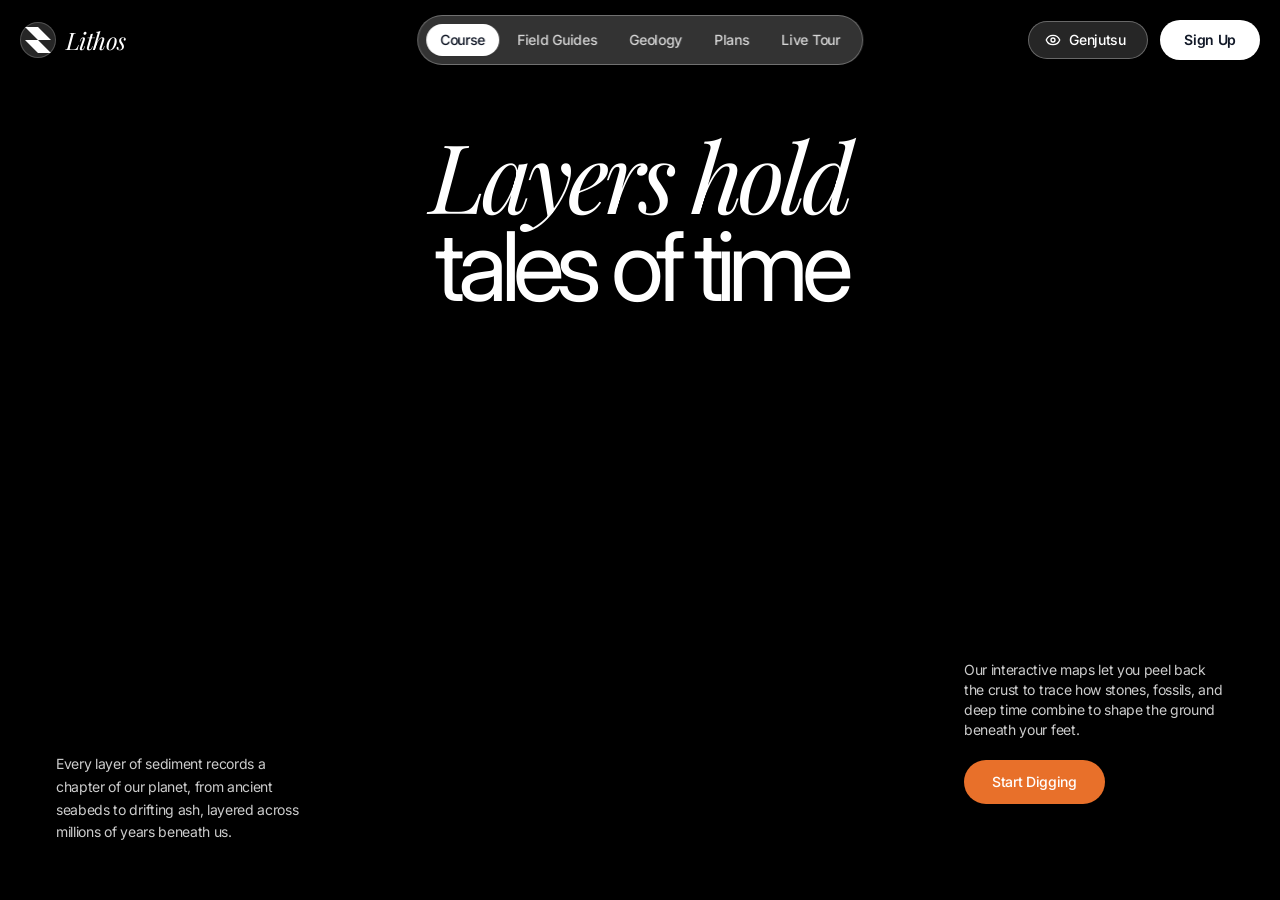
<file: preview.html>
<!DOCTYPE html>
<html lang="en">
<head>
  <meta charset="UTF-8">
  <meta name="viewport" content="width=device-width, initial-scale=1">
  <title>React Artifact</title>
  <style>@import url("https://fonts.googleapis.com/css2?family=Inter:wght@300;400;500;600;700&family=Playfair+Display:ital,wght@1,400;1,500;1,600&display=swap");*{font-family:Inter,sans-serif;box-sizing:border-box}body,html{overflow-x:hidden;max-width:100vw}.font-playfair{font-family:Playfair Display,serif}*,:after,:before{--tw-border-spacing-x:0;--tw-border-spacing-y:0;--tw-translate-x:0;--tw-translate-y:0;--tw-rotate:0;--tw-skew-x:0;--tw-skew-y:0;--tw-scale-x:1;--tw-scale-y:1;--tw-pan-x: ;--tw-pan-y: ;--tw-pinch-zoom: ;--tw-scroll-snap-strictness:proximity;--tw-gradient-from-position: ;--tw-gradient-via-position: ;--tw-gradient-to-position: ;--tw-ordinal: ;--tw-slashed-zero: ;--tw-numeric-figure: ;--tw-numeric-spacing: ;--tw-numeric-fraction: ;--tw-ring-inset: ;--tw-ring-offset-width:0px;--tw-ring-offset-color:#fff;--tw-ring-color:rgba(59,130,246,.5);--tw-ring-offset-shadow:0 0 #0000;--tw-ring-shadow:0 0 #0000;--tw-shadow:0 0 #0000;--tw-shadow-colored:0 0 #0000;--tw-blur: ;--tw-brightness: ;--tw-contrast: ;--tw-grayscale: ;--tw-hue-rotate: ;--tw-invert: ;--tw-saturate: ;--tw-sepia: ;--tw-drop-shadow: ;--tw-backdrop-blur: ;--tw-backdrop-brightness: ;--tw-backdrop-contrast: ;--tw-backdrop-grayscale: ;--tw-backdrop-hue-rotate: ;--tw-backdrop-invert: ;--tw-backdrop-opacity: ;--tw-backdrop-saturate: ;--tw-backdrop-sepia: ;--tw-contain-size: ;--tw-contain-layout: ;--tw-contain-paint: ;--tw-contain-style: }::backdrop{--tw-border-spacing-x:0;--tw-border-spacing-y:0;--tw-translate-x:0;--tw-translate-y:0;--tw-rotate:0;--tw-skew-x:0;--tw-skew-y:0;--tw-scale-x:1;--tw-scale-y:1;--tw-pan-x: ;--tw-pan-y: ;--tw-pinch-zoom: ;--tw-scroll-snap-strictness:proximity;--tw-gradient-from-position: ;--tw-gradient-via-position: ;--tw-gradient-to-position: ;--tw-ordinal: ;--tw-slashed-zero: ;--tw-numeric-figure: ;--tw-numeric-spacing: ;--tw-numeric-fraction: ;--tw-ring-inset: ;--tw-ring-offset-width:0px;--tw-ring-offset-color:#fff;--tw-ring-color:rgba(59,130,246,.5);--tw-ring-offset-shadow:0 0 #0000;--tw-ring-shadow:0 0 #0000;--tw-shadow:0 0 #0000;--tw-shadow-colored:0 0 #0000;--tw-blur: ;--tw-brightness: ;--tw-contrast: ;--tw-grayscale: ;--tw-hue-rotate: ;--tw-invert: ;--tw-saturate: ;--tw-sepia: ;--tw-drop-shadow: ;--tw-backdrop-blur: ;--tw-backdrop-brightness: ;--tw-backdrop-contrast: ;--tw-backdrop-grayscale: ;--tw-backdrop-hue-rotate: ;--tw-backdrop-invert: ;--tw-backdrop-opacity: ;--tw-backdrop-saturate: ;--tw-backdrop-sepia: ;--tw-contain-size: ;--tw-contain-layout: ;--tw-contain-paint: ;--tw-contain-style: }
/*! tailwindcss v3.4.18 | MIT License | https://tailwindcss.com*/*,:after,:before{box-sizing:border-box;border:0 solid #e5e7eb}:after,:before{--tw-content:""}:host,html{line-height:1.5;-webkit-text-size-adjust:100%;-moz-tab-size:4;-o-tab-size:4;tab-size:4;font-family:ui-sans-serif,system-ui,sans-serif,Apple Color Emoji,Segoe UI Emoji,Segoe UI Symbol,Noto Color Emoji;font-feature-settings:normal;font-variation-settings:normal;-webkit-tap-highlight-color:transparent}body{margin:0;line-height:inherit}hr{height:0;color:inherit;border-top-width:1px}abbr:where([title]){-webkit-text-decoration:underline dotted;text-decoration:underline dotted}h1,h2,h3,h4,h5,h6{font-size:inherit;font-weight:inherit}a{color:inherit;text-decoration:inherit}b,strong{font-weight:bolder}code,kbd,pre,samp{font-family:ui-monospace,SFMono-Regular,Menlo,Monaco,Consolas,Liberation Mono,Courier New,monospace;font-feature-settings:normal;font-variation-settings:normal;font-size:1em}small{font-size:80%}sub,sup{font-size:75%;line-height:0;position:relative;vertical-align:baseline}sub{bottom:-.25em}sup{top:-.5em}table{text-indent:0;border-color:inherit;border-collapse:collapse}button,input,optgroup,select,textarea{font-family:inherit;font-feature-settings:inherit;font-variation-settings:inherit;font-size:100%;font-weight:inherit;line-height:inherit;letter-spacing:inherit;color:inherit;margin:0;padding:0}button,select{text-transform:none}button,input:where([type=button]),input:where([type=reset]),input:where([type=submit]){-webkit-appearance:button;background-color:transparent;background-image:none}:-moz-focusring{outline:auto}:-moz-ui-invalid{box-shadow:none}progress{vertical-align:baseline}::-webkit-inner-spin-button,::-webkit-outer-spin-button{height:auto}[type=search]{-webkit-appearance:textfield;outline-offset:-2px}::-webkit-search-decoration{-webkit-appearance:none}::-webkit-file-upload-button{-webkit-appearance:button;font:inherit}summary{display:list-item}blockquote,dd,dl,figure,h1,h2,h3,h4,h5,h6,hr,p,pre{margin:0}fieldset{margin:0}fieldset,legend{padding:0}menu,ol,ul{list-style:none;margin:0;padding:0}dialog{padding:0}textarea{resize:vertical}input::-moz-placeholder,textarea::-moz-placeholder{opacity:1;color:#9ca3af}input::placeholder,textarea::placeholder{opacity:1;color:#9ca3af}[role=button],button{cursor:pointer}:disabled{cursor:default}audio,canvas,embed,iframe,img,object,svg,video{display:block;vertical-align:middle}img,video{max-width:100%;height:auto}[hidden]:where(:not([hidden=until-found])){display:none}.container{width:100%}@media (min-width:640px){.container{max-width:640px}}@media (min-width:768px){.container{max-width:768px}}@media (min-width:1024px){.container{max-width:1024px}}@media (min-width:1280px){.container{max-width:1280px}}@media (min-width:1536px){.container{max-width:1536px}}.pointer-events-none{pointer-events:none}.fixed{position:fixed}.absolute{position:absolute}.relative{position:relative}.inset-0{inset:0}.inset-\[10px\]{inset:10px}.inset-\[14px\]{inset:14px}.inset-\[22px\]{inset:22px}.inset-\[2px\]{inset:2px}.inset-\[3px\]{inset:3px}.inset-\[4px\]{inset:4px}.inset-\[6px\]{inset:6px}.-bottom-7{bottom:-1.75rem}.bottom-10{bottom:2.5rem}.bottom-14{bottom:3.5rem}.bottom-6{bottom:1.5rem}.left-0{left:0}.left-1\/2{left:50%}.left-10{left:2.5rem}.left-5{left:1.25rem}.left-\[14px\]{left:14px}.right-0{right:0}.right-5{right:1.25rem}.top-0{top:0}.top-1\/2{top:50%}.top-\[13px\]{top:13px}.top-\[14\%\]{top:14%}.z-10{z-index:10}.z-20{z-index:20}.z-30{z-index:30}.z-50{z-index:50}.z-\[100\]{z-index:100}.z-\[12\]{z-index:12}.z-\[15\]{z-index:15}.z-\[200\]{z-index:200}.z-\[250\]{z-index:250}.z-\[31\]{z-index:31}.z-\[32\]{z-index:32}.z-\[90\]{z-index:90}.-mt-1{margin-top:-.25rem}.mt-2{margin-top:.5rem}.mt-4{margin-top:1rem}.block{display:block}.flex{display:flex}.inline-flex{display:inline-flex}.hidden{display:none}.h-1\.5{height:.375rem}.h-4{height:1rem}.h-5{height:1.25rem}.h-9{height:2.25rem}.h-\[10px\]{height:10px}.h-\[16px\]{height:16px}.h-\[26px\]{height:26px}.h-\[3px\]{height:3px}.h-\[5px\]{height:5px}.h-\[64px\]{height:64px}.h-\[8px\]{height:8px}.h-\[min\(800px\2c 88vw\)\]{height:min(800px,88vw)}.h-full{height:100%}.h-screen{height:100vh}.min-h-screen{min-height:100vh}.w-1\.5{width:.375rem}.w-4{width:1rem}.w-5{width:1.25rem}.w-9{width:2.25rem}.w-\[10px\]{width:10px}.w-\[16px\]{width:16px}.w-\[26px\]{width:26px}.w-\[3px\]{width:3px}.w-\[5px\]{width:5px}.w-\[64px\]{width:64px}.w-\[8px\]{width:8px}.w-\[min\(800px\2c 88vw\)\]{width:min(800px,88vw)}.w-full{width:100%}.min-w-\[62px\]{min-width:62px}.max-w-\[100vw\]{max-width:100vw}.max-w-\[260px\]{max-width:260px}.max-w-\[280px\]{max-width:280px}.max-w-\[min\(560px\2c 58vw\)\]{max-width:min(560px,58vw)}.max-w-full{max-width:100%}.shrink-0{flex-shrink:0}.-translate-x-1\/2{--tw-translate-x:-50%}.-translate-x-1\/2,.-translate-y-1\/2{transform:translate(var(--tw-translate-x),var(--tw-translate-y)) rotate(var(--tw-rotate)) skewX(var(--tw-skew-x)) skewY(var(--tw-skew-y)) scaleX(var(--tw-scale-x)) scaleY(var(--tw-scale-y))}.-translate-y-1\/2{--tw-translate-y:-50%}.transform{transform:translate(var(--tw-translate-x),var(--tw-translate-y)) rotate(var(--tw-rotate)) skewX(var(--tw-skew-x)) skewY(var(--tw-skew-y)) scaleX(var(--tw-scale-x)) scaleY(var(--tw-scale-y))}@keyframes pulse{50%{opacity:.5}}.animate-pulse{animation:pulse 2s cubic-bezier(.4,0,.6,1) infinite}.resize{resize:both}.flex-col{flex-direction:column}.flex-wrap{flex-wrap:wrap}.items-start{align-items:flex-start}.items-center{align-items:center}.justify-center{justify-content:center}.justify-between{justify-content:space-between}.gap-1{gap:.25rem}.gap-2{gap:.5rem}.gap-2\.5{gap:.625rem}.gap-3{gap:.75rem}.gap-4{gap:1rem}.gap-6{gap:1.5rem}.overflow-hidden{overflow:hidden}.overflow-visible{overflow:visible}.overflow-x-clip{overflow-x:clip}.whitespace-nowrap{white-space:nowrap}.rounded-\[1px\]{border-radius:1px}.rounded-full{border-radius:9999px}.border{border-width:1px}.border-\[\#ff3b3b\]\/50{border-color:rgba(255,59,59,.5)}.border-black{--tw-border-opacity:1;border-color:rgb(0 0 0/var(--tw-border-opacity,1))}.border-black\/50{border-color:rgba(0,0,0,.5)}.border-black\/60{border-color:rgba(0,0,0,.6)}.border-black\/70{border-color:rgba(0,0,0,.7)}.border-purple-200\/30{border-color:rgba(233,213,255,.3)}.border-red-400\/40{border-color:hsla(0,91%,71%,.4)}.border-red-500\/20{border-color:rgba(239,68,68,.2)}.border-red-500\/30{border-color:rgba(239,68,68,.3)}.border-red-800\/60{border-color:rgba(153,27,27,.6)}.border-red-900\/60{border-color:rgba(127,29,29,.6)}.border-white\/20{border-color:hsla(0,0%,100%,.2)}.border-white\/30{border-color:hsla(0,0%,100%,.3)}.border-white\/50{border-color:hsla(0,0%,100%,.5)}.bg-\[\#050000\]{--tw-bg-opacity:1;background-color:rgb(5 0 0/var(--tw-bg-opacity,1))}.bg-\[\#2a0a4a\]{--tw-bg-opacity:1;background-color:rgb(42 10 74/var(--tw-bg-opacity,1))}.bg-\[\#c41e1e\]{--tw-bg-opacity:1;background-color:rgb(196 30 30/var(--tw-bg-opacity,1))}.bg-\[\#e8702a\]{--tw-bg-opacity:1;background-color:rgb(232 112 42/var(--tw-bg-opacity,1))}.bg-black{--tw-bg-opacity:1;background-color:rgb(0 0 0/var(--tw-bg-opacity,1))}.bg-black\/20{background-color:rgba(0,0,0,.2)}.bg-black\/40{background-color:rgba(0,0,0,.4)}.bg-black\/70{background-color:rgba(0,0,0,.7)}.bg-red-400{--tw-bg-opacity:1;background-color:rgb(248 113 113/var(--tw-bg-opacity,1))}.bg-red-500{--tw-bg-opacity:1;background-color:rgb(239 68 68/var(--tw-bg-opacity,1))}.bg-white{--tw-bg-opacity:1;background-color:rgb(255 255 255/var(--tw-bg-opacity,1))}.bg-white\/10{background-color:hsla(0,0%,100%,.1)}.bg-white\/15{background-color:hsla(0,0%,100%,.15)}.bg-white\/20{background-color:hsla(0,0%,100%,.2)}.bg-white\/90{background-color:hsla(0,0%,100%,.9)}.bg-gradient-to-b{background-image:linear-gradient(to bottom,var(--tw-gradient-stops))}.bg-gradient-to-t{background-image:linear-gradient(to top,var(--tw-gradient-stops))}.from-black\/65{--tw-gradient-from:rgba(0,0,0,.65) var(--tw-gradient-from-position);--tw-gradient-to:transparent var(--tw-gradient-to-position);--tw-gradient-stops:var(--tw-gradient-from),var(--tw-gradient-to)}.from-white\/90{--tw-gradient-from:hsla(0,0%,100%,.9) var(--tw-gradient-from-position);--tw-gradient-to:hsla(0,0%,100%,0) var(--tw-gradient-to-position);--tw-gradient-stops:var(--tw-gradient-from),var(--tw-gradient-to)}.via-black\/10{--tw-gradient-to:transparent var(--tw-gradient-to-position);--tw-gradient-stops:var(--tw-gradient-from),rgba(0,0,0,.1) var(--tw-gradient-via-position),var(--tw-gradient-to)}.to-transparent{--tw-gradient-to:transparent var(--tw-gradient-to-position)}.to-white\/20{--tw-gradient-to:hsla(0,0%,100%,.2) var(--tw-gradient-to-position)}.bg-cover{background-size:cover}.bg-center{background-position:50%}.bg-no-repeat{background-repeat:no-repeat}.p-1{padding:.25rem}.p-4{padding:1rem}.px-2{padding-left:.5rem;padding-right:.5rem}.px-2\.5{padding-left:.625rem;padding-right:.625rem}.px-3{padding-left:.75rem;padding-right:.75rem}.px-3\.5{padding-left:.875rem;padding-right:.875rem}.px-4{padding-left:1rem;padding-right:1rem}.px-5{padding-left:1.25rem;padding-right:1.25rem}.px-6{padding-left:1.5rem;padding-right:1.5rem}.px-7{padding-left:1.75rem;padding-right:1.75rem}.py-1{padding-top:.25rem;padding-bottom:.25rem}.py-1\.5{padding-top:.375rem;padding-bottom:.375rem}.py-2{padding-top:.5rem;padding-bottom:.5rem}.py-2\.5{padding-top:.625rem;padding-bottom:.625rem}.py-3{padding-top:.75rem;padding-bottom:.75rem}.py-4{padding-top:1rem;padding-bottom:1rem}.pt-24{padding-top:6rem}.text-left{text-align:left}.text-center{text-align:center}.text-2xl{font-size:1.5rem;line-height:2rem}.text-3xl{font-size:1.875rem;line-height:2.25rem}.text-5xl{font-size:3rem;line-height:1}.text-\[10px\]{font-size:10px}.text-\[11px\]{font-size:11px}.text-sm{font-size:.875rem;line-height:1.25rem}.text-xs{font-size:.75rem;line-height:1rem}.font-light{font-weight:300}.font-medium{font-weight:500}.font-normal{font-weight:400}.font-semibold{font-weight:600}.uppercase{text-transform:uppercase}.italic{font-style:italic}.leading-\[0\.95\]{line-height:.95}.leading-relaxed{line-height:1.625}.tracking-\[-0\.02em\]{letter-spacing:-.02em}.tracking-\[0\.28em\]{letter-spacing:.28em}.tracking-tight{letter-spacing:-.025em}.tracking-wide{letter-spacing:.025em}.tracking-widest{letter-spacing:.1em}.text-black{--tw-text-opacity:1;color:rgb(0 0 0/var(--tw-text-opacity,1))}.text-gray-900{--tw-text-opacity:1;color:rgb(17 24 39/var(--tw-text-opacity,1))}.text-red-200\/60{color:hsla(0,96%,89%,.6)}.text-red-300\/70{color:hsla(0,94%,82%,.7)}.text-white{--tw-text-opacity:1;color:rgb(255 255 255/var(--tw-text-opacity,1))}.text-white\/40{color:hsla(0,0%,100%,.4)}.text-white\/60{color:hsla(0,0%,100%,.6)}.text-white\/70{color:hsla(0,0%,100%,.7)}.text-white\/80{color:hsla(0,0%,100%,.8)}.antialiased{-webkit-font-smoothing:antialiased;-moz-osx-font-smoothing:grayscale}.opacity-0{opacity:0}.opacity-\[0\.09\]{opacity:.09}.opacity-\[0\.95\]{opacity:.95}.mix-blend-screen{mix-blend-mode:screen}.shadow-\[0_0_0_1px_rgba\(255\2c 0\2c 0\2c 0\.5\)\2c 0_0_22px_rgba\(255\2c 0\2c 0\2c 0\.45\)\]{--tw-shadow:0 0 0 1px rgba(255,0,0,.5),0 0 22px rgba(255,0,0,.45);--tw-shadow-colored:0 0 0 1px var(--tw-shadow-color),0 0 22px var(--tw-shadow-color);box-shadow:var(--tw-ring-offset-shadow,0 0 #0000),var(--tw-ring-shadow,0 0 #0000),var(--tw-shadow)}.shadow-\[0_0_0_1px_rgba\(255\2c 255\2c 255\2c 0\.18\)\]{--tw-shadow:0 0 0 1px hsla(0,0%,100%,.18);--tw-shadow-colored:0 0 0 1px var(--tw-shadow-color);box-shadow:var(--tw-ring-offset-shadow,0 0 #0000),var(--tw-ring-shadow,0 0 #0000),var(--tw-shadow)}.shadow-\[0_0_10px_rgba\(196\2c 30\2c 30\2c 0\.5\)\]{--tw-shadow:0 0 10px rgba(196,30,30,.5);--tw-shadow-colored:0 0 10px var(--tw-shadow-color);box-shadow:var(--tw-ring-offset-shadow,0 0 #0000),var(--tw-ring-shadow,0 0 #0000),var(--tw-shadow)}.shadow-\[0_0_20px_rgba\(196\2c 30\2c 30\2c 0\.45\)\]{--tw-shadow:0 0 20px rgba(196,30,30,.45);--tw-shadow-colored:0 0 20px var(--tw-shadow-color);box-shadow:var(--tw-ring-offset-shadow,0 0 #0000),var(--tw-ring-shadow,0 0 #0000),var(--tw-shadow)}.shadow-\[0_0_28px_rgba\(196\2c 30\2c 30\2c 0\.5\)\]{--tw-shadow:0 0 28px rgba(196,30,30,.5);--tw-shadow-colored:0 0 28px var(--tw-shadow-color);box-shadow:var(--tw-ring-offset-shadow,0 0 #0000),var(--tw-ring-shadow,0 0 #0000),var(--tw-shadow)}.shadow-\[0_0_6px_rgba\(255\2c 60\2c 60\2c 0\.9\)\]{--tw-shadow:0 0 6px rgba(255,60,60,.9);--tw-shadow-colored:0 0 6px var(--tw-shadow-color);box-shadow:var(--tw-ring-offset-shadow,0 0 #0000),var(--tw-ring-shadow,0 0 #0000),var(--tw-shadow)}.shadow-\[0_8px_32px_rgba\(0\2c 0\2c 0\2c 0\.12\)\]{--tw-shadow:0 8px 32px rgba(0,0,0,.12);--tw-shadow-colored:0 8px 32px var(--tw-shadow-color)}.shadow-\[0_8px_32px_rgba\(0\2c 0\2c 0\2c 0\.12\)\],.shadow-inner{box-shadow:var(--tw-ring-offset-shadow,0 0 #0000),var(--tw-ring-shadow,0 0 #0000),var(--tw-shadow)}.shadow-inner{--tw-shadow:inset 0 2px 4px 0 rgba(0,0,0,.05);--tw-shadow-colored:inset 0 2px 4px 0 var(--tw-shadow-color)}.shadow-lg{--tw-shadow:0 10px 15px -3px rgba(0,0,0,.1),0 4px 6px -4px rgba(0,0,0,.1);--tw-shadow-colored:0 10px 15px -3px var(--tw-shadow-color),0 4px 6px -4px var(--tw-shadow-color)}.shadow-lg,.shadow-sm{box-shadow:var(--tw-ring-offset-shadow,0 0 #0000),var(--tw-ring-shadow,0 0 #0000),var(--tw-shadow)}.shadow-sm{--tw-shadow:0 1px 2px 0 rgba(0,0,0,.05);--tw-shadow-colored:0 1px 2px 0 var(--tw-shadow-color)}.ring{--tw-ring-offset-shadow:var(--tw-ring-inset) 0 0 0 var(--tw-ring-offset-width) var(--tw-ring-offset-color);--tw-ring-shadow:var(--tw-ring-inset) 0 0 0 calc(3px + var(--tw-ring-offset-width)) var(--tw-ring-color);box-shadow:var(--tw-ring-offset-shadow),var(--tw-ring-shadow),var(--tw-shadow,0 0 #0000)}.blur{--tw-blur:blur(8px)}.blur,.blur-\[0\.2px\]{filter:var(--tw-blur) var(--tw-brightness) var(--tw-contrast) var(--tw-grayscale) var(--tw-hue-rotate) var(--tw-invert) var(--tw-saturate) var(--tw-sepia) var(--tw-drop-shadow)}.blur-\[0\.2px\]{--tw-blur:blur(0.2px)}.blur-\[0\.3px\]{--tw-blur:blur(0.3px)}.blur-\[0\.3px\],.blur-\[10px\]{filter:var(--tw-blur) var(--tw-brightness) var(--tw-contrast) var(--tw-grayscale) var(--tw-hue-rotate) var(--tw-invert) var(--tw-saturate) var(--tw-sepia) var(--tw-drop-shadow)}.blur-\[10px\]{--tw-blur:blur(10px)}.drop-shadow{--tw-drop-shadow:drop-shadow(0 1px 2px rgba(0,0,0,.1)) drop-shadow(0 1px 1px rgba(0,0,0,.06))}.drop-shadow,.filter{filter:var(--tw-blur) var(--tw-brightness) var(--tw-contrast) var(--tw-grayscale) var(--tw-hue-rotate) var(--tw-invert) var(--tw-saturate) var(--tw-sepia) var(--tw-drop-shadow)}.backdrop-blur-\[1px\]{--tw-backdrop-blur:blur(1px)}.backdrop-blur-\[1px\],.backdrop-blur-md{backdrop-filter:var(--tw-backdrop-blur) var(--tw-backdrop-brightness) var(--tw-backdrop-contrast) var(--tw-backdrop-grayscale) var(--tw-backdrop-hue-rotate) var(--tw-backdrop-invert) var(--tw-backdrop-opacity) var(--tw-backdrop-saturate) var(--tw-backdrop-sepia)}.backdrop-blur-md{--tw-backdrop-blur:blur(12px)}.backdrop-blur-xl{--tw-backdrop-blur:blur(24px);backdrop-filter:var(--tw-backdrop-blur) var(--tw-backdrop-brightness) var(--tw-backdrop-contrast) var(--tw-backdrop-grayscale) var(--tw-backdrop-hue-rotate) var(--tw-backdrop-invert) var(--tw-backdrop-opacity) var(--tw-backdrop-saturate) var(--tw-backdrop-sepia)}.transition{transition-property:color,background-color,border-color,text-decoration-color,fill,stroke,opacity,box-shadow,transform,filter,backdrop-filter;transition-timing-function:cubic-bezier(.4,0,.2,1);transition-duration:.15s}.transition-\[filter\]{transition-property:filter;transition-timing-function:cubic-bezier(.4,0,.2,1);transition-duration:.15s}.transition-all{transition-property:all;transition-timing-function:cubic-bezier(.4,0,.2,1);transition-duration:.15s}.transition-colors{transition-property:color,background-color,border-color,text-decoration-color,fill,stroke;transition-timing-function:cubic-bezier(.4,0,.2,1);transition-duration:.15s}.transition-opacity{transition-property:opacity;transition-timing-function:cubic-bezier(.4,0,.2,1);transition-duration:.15s}.duration-500{transition-duration:.5s}.duration-700{transition-duration:.7s}.ease-in-out{transition-timing-function:cubic-bezier(.4,0,.2,1)}.ease-out{transition-timing-function:cubic-bezier(0,0,.2,1)}.will-change-transform{will-change:transform}@keyframes heroReveal{0%{opacity:0;transform:translateY(28px);filter:blur(12px)}to{opacity:1;transform:translateY(0);filter:blur(0)}}@keyframes heroFadeUp{0%{opacity:0;transform:translateY(20px)}to{opacity:1;transform:translateY(0)}}@keyframes heroZoom{0%{transform:scale(1.12)}to{transform:scale(1)}}@keyframes sharinganSpin{0%{transform:rotate(0deg)}to{transform:rotate(1turn)}}@keyframes mangekyouPulse{0%,to{opacity:.15}50%{opacity:.35}}@keyframes featherFall{0%{transform:translateY(-10vh) rotate(0deg) translateX(0);opacity:0}10%{opacity:.6}90%{opacity:.6}to{transform:translateY(110vh) rotate(2turn) translateX(100px);opacity:0}}.hero-anim{opacity:0;animation-fill-mode:forwards;animation-timing-function:cubic-bezier(.16,1,.3,1)}.hero-reveal{animation-name:heroReveal;animation-duration:1.1s}.hero-fade{animation-name:heroFadeUp;animation-duration:1s}.hero-zoom{animation:heroZoom 1.8s cubic-bezier(.16,1,.3,1) forwards;transform-origin:center;will-change:transform}@media (prefers-reduced-motion:reduce){.hero-anim,.hero-zoom{animation:none;opacity:1}}.hover\:scale-\[1\.03\]:hover{--tw-scale-x:1.03;--tw-scale-y:1.03;transform:translate(var(--tw-translate-x),var(--tw-translate-y)) rotate(var(--tw-rotate)) skewX(var(--tw-skew-x)) skewY(var(--tw-skew-y)) scaleX(var(--tw-scale-x)) scaleY(var(--tw-scale-y))}.hover\:bg-\[\#9f1515\]:hover{--tw-bg-opacity:1;background-color:rgb(159 21 21/var(--tw-bg-opacity,1))}.hover\:bg-\[\#d2611f\]:hover{--tw-bg-opacity:1;background-color:rgb(210 97 31/var(--tw-bg-opacity,1))}.hover\:bg-gray-100:hover{--tw-bg-opacity:1;background-color:rgb(243 244 246/var(--tw-bg-opacity,1))}.hover\:bg-white\/10:hover{background-color:hsla(0,0%,100%,.1)}.hover\:bg-white\/20:hover{background-color:hsla(0,0%,100%,.2)}.hover\:bg-white\/25:hover{background-color:hsla(0,0%,100%,.25)}.hover\:text-white:hover{--tw-text-opacity:1;color:rgb(255 255 255/var(--tw-text-opacity,1))}.hover\:shadow-\[0_0_36px_rgba\(196\2c 30\2c 30\2c 0\.65\)\]:hover{--tw-shadow:0 0 36px rgba(196,30,30,.65);--tw-shadow-colored:0 0 36px var(--tw-shadow-color);box-shadow:var(--tw-ring-offset-shadow,0 0 #0000),var(--tw-ring-shadow,0 0 #0000),var(--tw-shadow)}.hover\:shadow-lg:hover{--tw-shadow:0 10px 15px -3px rgba(0,0,0,.1),0 4px 6px -4px rgba(0,0,0,.1);--tw-shadow-colored:0 10px 15px -3px var(--tw-shadow-color),0 4px 6px -4px var(--tw-shadow-color);box-shadow:var(--tw-ring-offset-shadow,0 0 #0000),var(--tw-ring-shadow,0 0 #0000),var(--tw-shadow)}.hover\:shadow-\[\#e8702a\]\/30:hover{--tw-shadow-color:rgba(232,112,42,.3);--tw-shadow:var(--tw-shadow-colored)}.active\:scale-95:active{--tw-scale-x:.95;--tw-scale-y:.95}.active\:scale-95:active,.active\:scale-\[0\.97\]:active{transform:translate(var(--tw-translate-x),var(--tw-translate-y)) rotate(var(--tw-rotate)) skewX(var(--tw-skew-x)) skewY(var(--tw-skew-y)) scaleX(var(--tw-scale-x)) scaleY(var(--tw-scale-y))}.active\:scale-\[0\.97\]:active{--tw-scale-x:0.97;--tw-scale-y:0.97}.group:hover .group-hover\:opacity-100{opacity:1}@media (min-width:640px){.sm\:bottom-24{bottom:6rem}.sm\:left-auto{left:auto}.sm\:right-10{right:2.5rem}.sm\:block{display:block}.sm\:max-w-\[260px\]{max-width:260px}.sm\:gap-5{gap:1.25rem}.sm\:p-5{padding:1.25rem}.sm\:text-7xl{font-size:4.5rem;line-height:1}.sm\:text-sm{font-size:.875rem;line-height:1.25rem}}@media (min-width:768px){.md\:left-14{left:3.5rem}.md\:right-14{right:3.5rem}.md\:block{display:block}.md\:flex{display:flex}.md\:hidden{display:none}.md\:text-8xl{font-size:6rem;line-height:1}}
@import "https://fonts.googleapis.com/css2?family=Inter:wght@300;400;500;600;700&family=Playfair+Display:ital,wght@1,400;1,500;1,600&display=swap";*{box-sizing:border-box;font-family:Inter,sans-serif}html,body{overflow-x:hidden;max-width:100vw}.font-playfair{font-family:Playfair Display,serif}@tailwind base;@tailwind components;@tailwind utilities;@keyframes heroReveal{0%{opacity:0;transform:translateY(28px);filter:blur(12px)}to{opacity:1;transform:translateY(0);filter:blur(0)}}@keyframes heroFadeUp{0%{opacity:0;transform:translateY(20px)}to{opacity:1;transform:translateY(0)}}@keyframes heroZoom{0%{transform:scale(1.12)}to{transform:scale(1)}}@keyframes sharinganSpin{0%{transform:rotate(0)}to{transform:rotate(360deg)}}@keyframes mangekyouPulse{0%,to{opacity:.15}50%{opacity:.35}}@keyframes featherFall{0%{transform:translateY(-10vh)rotate(0)translate(0);opacity:0}10%{opacity:.6}90%{opacity:.6}to{transform:translateY(110vh)rotate(720deg)translate(100px);opacity:0}}.hero-anim{opacity:0;animation-fill-mode:forwards;animation-timing-function:cubic-bezier(.16,1,.3,1)}.hero-reveal{animation-name:heroReveal;animation-duration:1.1s}.hero-fade{animation-name:heroFadeUp;animation-duration:1s}.hero-zoom{animation:heroZoom 1.8s cubic-bezier(.16,1,.3,1)forwards;transform-origin:center;will-change:transform}@media (prefers-reduced-motion:reduce){.hero-anim,.hero-zoom{animation:none;opacity:1}}
</style>
</head>
<body>
  <div id="root"></div>
  <script type="module">var ef=Object.create;var{getPrototypeOf:tf,defineProperty:Vl,getOwnPropertyNames:nf}=Object;var rf=Object.prototype.hasOwnProperty;var Ue=(e,t,n)=>{n=e!=null?ef(tf(e)):{};let r=t||!e||!e.__esModule?Vl(n,"default",{value:e,enumerable:!0}):n;for(let l of nf(e))if(!rf.call(r,l))Vl(r,l,{get:()=>e[l],enumerable:!0});return r};var mr=(e,t)=>()=>(t||e((t={exports:{}}).exports,t),t.exports);var lf=(e,t)=>{for(var n in t)Vl(e,n,{get:t[n],enumerable:!0,configurable:!0,set:(r)=>t[n]=()=>r})};var uf=(e,t)=>()=>(e&&(t=e(e=0)),t);var gt=mr((Ef)=>{var hn=Symbol.for("react.element"),of=Symbol.for("react.portal"),af=Symbol.for("react.fragment"),sf=Symbol.for("react.strict_mode"),cf=Symbol.for("react.profiler"),ff=Symbol.for("react.provider"),df=Symbol.for("react.context"),pf=Symbol.for("react.forward_ref"),mf=Symbol.for("react.suspense"),hf=Symbol.for("react.memo"),yf=Symbol.for("react.lazy"),si=Symbol.iterator;function vf(e){if(e===null||typeof e!=="object")return null;return e=si&&e[si]||e["@@iterator"],typeof e==="function"?e:null}var di={isMounted:function(){return!1},enqueueForceUpdate:function(){},enqueueReplaceState:function(){},enqueueSetState:function(){}},pi=Object.assign,mi={};function Ot(e,t,n){this.props=e,this.context=t,this.refs=mi,this.updater=n||di}Ot.prototype.isReactComponent={};Ot.prototype.setState=function(e,t){if(typeof e!=="object"&&typeof e!=="function"&&e!=null)throw Error("setState(...): takes an object of state variables to update or a function which returns an object of state variables.");this.updater.enqueueSetState(this,e,t,"setState")};Ot.prototype.forceUpdate=function(e){this.updater.enqueueForceUpdate(this,e,"forceUpdate")};function hi(){}hi.prototype=Ot.prototype;function $l(e,t,n){this.props=e,this.context=t,this.refs=mi,this.updater=n||di}var Ql=$l.prototype=new hi;Ql.constructor=$l;pi(Ql,Ot.prototype);Ql.isPureReactComponent=!0;var ci=Array.isArray,yi=Object.prototype.hasOwnProperty,Hl={current:null},vi={key:!0,ref:!0,__self:!0,__source:!0};function gi(e,t,n){var r,l={},u=null,o=null;if(t!=null)for(r in t.ref!==void 0&&(o=t.ref),t.key!==void 0&&(u=""+t.key),t)yi.call(t,r)&&!vi.hasOwnProperty(r)&&(l[r]=t[r]);var i=arguments.length-2;if(i===1)l.children=n;else if(1<i){for(var a=Array(i),c=0;c<i;c++)a[c]=arguments[c+2];l.children=a}if(e&&e.defaultProps)for(r in i=e.defaultProps,i)l[r]===void 0&&(l[r]=i[r]);return{$$typeof:hn,type:e,key:u,ref:o,props:l,_owner:Hl.current}}function gf(e,t){return{$$typeof:hn,type:e.type,key:t,ref:e.ref,props:e.props,_owner:e._owner}}function Al(e){return typeof e==="object"&&e!==null&&e.$$typeof===hn}function Sf(e){var t={"=":"=0",":":"=2"};return"$"+e.replace(/[=:]/g,function(n){return t[n]})}var fi=/\/+/g;function Bl(e,t){return typeof e==="object"&&e!==null&&e.key!=null?Sf(""+e.key):t.toString(36)}function yr(e,t,n,r,l){var u=typeof e;if(u==="undefined"||u==="boolean")e=null;var o=!1;if(e===null)o=!0;else switch(u){case"string":case"number":o=!0;break;case"object":switch(e.$$typeof){case hn:case of:o=!0}}if(o)return o=e,l=l(o),e=r===""?"."+Bl(o,0):r,ci(l)?(n="",e!=null&&(n=e.replace(fi,"$&/")+"/"),yr(l,t,n,"",function(c){return c})):l!=null&&(Al(l)&&(l=gf(l,n+(!l.key||o&&o.key===l.key?"":(""+l.key).replace(fi,"$&/")+"/")+e)),t.push(l)),1;if(o=0,r=r===""?".":r+":",ci(e))for(var i=0;i<e.length;i++){u=e[i];var a=r+Bl(u,i);o+=yr(u,t,n,a,l)}else if(a=vf(e),typeof a==="function")for(e=a.call(e),i=0;!(u=e.next()).done;)u=u.value,a=r+Bl(u,i++),o+=yr(u,t,n,a,l);else if(u==="object")throw t=String(e),Error("Objects are not valid as a React child (found: "+(t==="[object Object]"?"object with keys {"+Object.keys(e).join(", ")+"}":t)+"). If you meant to render a collection of children, use an array instead.");return o}function hr(e,t,n){if(e==null)return e;var r=[],l=0;return yr(e,r,"","",function(u){return t.call(n,u,l++)}),r}function wf(e){if(e._status===-1){var t=e._result;t=t(),t.then(function(n){if(e._status===0||e._status===-1)e._status=1,e._result=n},function(n){if(e._status===0||e._status===-1)e._status=2,e._result=n}),e._status===-1&&(e._status=0,e._result=t)}if(e._status===1)return e._result.default;throw e._result}var re={current:null},vr={transition:null},kf={ReactCurrentDispatcher:re,ReactCurrentBatchConfig:vr,ReactCurrentOwner:Hl};function Si(){throw Error("act(...) is not supported in production builds of React.")}Ef.Children={map:hr,forEach:function(e,t,n){hr(e,function(){t.apply(this,arguments)},n)},count:function(e){var t=0;return hr(e,function(){t++}),t},toArray:function(e){return hr(e,function(t){return t})||[]},only:function(e){if(!Al(e))throw Error("React.Children.only expected to receive a single React element child.");return e}};Ef.Component=Ot;Ef.Fragment=af;Ef.Profiler=cf;Ef.PureComponent=$l;Ef.StrictMode=sf;Ef.Suspense=mf;Ef.__SECRET_INTERNALS_DO_NOT_USE_OR_YOU_WILL_BE_FIRED=kf;Ef.act=Si;Ef.cloneElement=function(e,t,n){if(e===null||e===void 0)throw Error("React.cloneElement(...): The argument must be a React element, but you passed "+e+".");var r=pi({},e.props),l=e.key,u=e.ref,o=e._owner;if(t!=null){if(t.ref!==void 0&&(u=t.ref,o=Hl.current),t.key!==void 0&&(l=""+t.key),e.type&&e.type.defaultProps)var i=e.type.defaultProps;for(a in t)yi.call(t,a)&&!vi.hasOwnProperty(a)&&(r[a]=t[a]===void 0&&i!==void 0?i[a]:t[a])}var a=arguments.length-2;if(a===1)r.children=n;else if(1<a){i=Array(a);for(var c=0;c<a;c++)i[c]=arguments[c+2];r.children=i}return{$$typeof:hn,type:e.type,key:l,ref:u,props:r,_owner:o}};Ef.createContext=function(e){return e={$$typeof:df,_currentValue:e,_currentValue2:e,_threadCount:0,Provider:null,Consumer:null,_defaultValue:null,_globalName:null},e.Provider={$$typeof:ff,_context:e},e.Consumer=e};Ef.createElement=gi;Ef.createFactory=function(e){var t=gi.bind(null,e);return t.type=e,t};Ef.createRef=function(){return{current:null}};Ef.forwardRef=function(e){return{$$typeof:pf,render:e}};Ef.isValidElement=Al;Ef.lazy=function(e){return{$$typeof:yf,_payload:{_status:-1,_result:e},_init:wf}};Ef.memo=function(e,t){return{$$typeof:hf,type:e,compare:t===void 0?null:t}};Ef.startTransition=function(e){var t=vr.transition;vr.transition={};try{e()}finally{vr.transition=t}};Ef.unstable_act=Si;Ef.useCallback=function(e,t){return re.current.useCallback(e,t)};Ef.useContext=function(e){return re.current.useContext(e)};Ef.useDebugValue=function(){};Ef.useDeferredValue=function(e){return re.current.useDeferredValue(e)};Ef.useEffect=function(e,t){return re.current.useEffect(e,t)};Ef.useId=function(){return re.current.useId()};Ef.useImperativeHandle=function(e,t,n){return re.current.useImperativeHandle(e,t,n)};Ef.useInsertionEffect=function(e,t){return re.current.useInsertionEffect(e,t)};Ef.useLayoutEffect=function(e,t){return re.current.useLayoutEffect(e,t)};Ef.useMemo=function(e,t){return re.current.useMemo(e,t)};Ef.useReducer=function(e,t,n){return re.current.useReducer(e,t,n)};Ef.useRef=function(e){return re.current.useRef(e)};Ef.useState=function(e){return re.current.useState(e)};Ef.useSyncExternalStore=function(e,t,n){return re.current.useSyncExternalStore(e,t,n)};Ef.useTransition=function(){return re.current.useTransition()};Ef.version="18.3.1"});var Ni=mr((od)=>{function Kl(e,t){var n=e.length;e.push(t);e:for(;0<n;){var r=n-1>>>1,l=e[r];if(0<gr(l,t))e[r]=t,e[n]=l,n=r;else break e}}function Ce(e){return e.length===0?null:e[0]}function Er(e){if(e.length===0)return null;var t=e[0],n=e.pop();if(n!==t){e[0]=n;e:for(var r=0,l=e.length,u=l>>>1;r<u;){var o=2*(r+1)-1,i=e[o],a=o+1,c=e[a];if(0>gr(i,n))a<l&&0>gr(c,i)?(e[r]=c,e[a]=n,r=a):(e[r]=i,e[o]=n,r=o);else if(a<l&&0>gr(c,n))e[r]=c,e[a]=n,r=a;else break e}}return t}function gr(e,t){var n=e.sortIndex-t.sortIndex;return n!==0?n:e.id-t.id}if(typeof performance==="object"&&typeof performance.now==="function")Yl=performance,od.unstable_now=function(){return Yl.now()};else Sr=Date,Xl=Sr.now(),od.unstable_now=function(){return Sr.now()-Xl};var Yl,Sr,Xl,Ie=[],Ge=[],ud=1,ye=null,j=3,Cr=!1,St=!1,vn=!1,ki=typeof setTimeout==="function"?setTimeout:null,Ei=typeof clearTimeout==="function"?clearTimeout:null,wi=typeof setImmediate<"u"?setImmediate:null;typeof navigator<"u"&&navigator.scheduling!==void 0&&navigator.scheduling.isInputPending!==void 0&&navigator.scheduling.isInputPending.bind(navigator.scheduling);function Zl(e){for(var t=Ce(Ge);t!==null;){if(t.callback===null)Er(Ge);else if(t.startTime<=e)Er(Ge),t.sortIndex=t.expirationTime,Kl(Ie,t);else break;t=Ce(Ge)}}function Jl(e){if(vn=!1,Zl(e),!St)if(Ce(Ie)!==null)St=!0,jl(ql);else{var t=Ce(Ge);t!==null&&bl(Jl,t.startTime-e)}}function ql(e,t){St=!1,vn&&(vn=!1,Ei(gn),gn=-1),Cr=!0;var n=j;try{Zl(t);for(ye=Ce(Ie);ye!==null&&(!(ye.expirationTime>t)||e&&!Pi());){var r=ye.callback;if(typeof r==="function"){ye.callback=null,j=ye.priorityLevel;var l=r(ye.expirationTime<=t);t=od.unstable_now(),typeof l==="function"?ye.callback=l:ye===Ce(Ie)&&Er(Ie),Zl(t)}else Er(Ie);ye=Ce(Ie)}if(ye!==null)var u=!0;else{var o=Ce(Ge);o!==null&&bl(Jl,o.startTime-t),u=!1}return u}finally{ye=null,j=n,Cr=!1}}var _r=!1,wr=null,gn=-1,Ci=5,_i=-1;function Pi(){return od.unstable_now()-_i<Ci?!1:!0}function Wl(){if(wr!==null){var e=od.unstable_now();_i=e;var t=!0;try{t=wr(!0,e)}finally{t?yn():(_r=!1,wr=null)}}else _r=!1}var yn;if(typeof wi==="function")yn=function(){wi(Wl)};else if(typeof MessageChannel<"u")kr=new MessageChannel,Gl=kr.port2,kr.port1.onmessage=Wl,yn=function(){Gl.postMessage(null)};else yn=function(){ki(Wl,0)};var kr,Gl;function jl(e){wr=e,_r||(_r=!0,yn())}function bl(e,t){gn=ki(function(){e(od.unstable_now())},t)}od.unstable_IdlePriority=5;od.unstable_ImmediatePriority=1;od.unstable_LowPriority=4;od.unstable_NormalPriority=3;od.unstable_Profiling=null;od.unstable_UserBlockingPriority=2;od.unstable_cancelCallback=function(e){e.callback=null};od.unstable_continueExecution=function(){St||Cr||(St=!0,jl(ql))};od.unstable_forceFrameRate=function(e){0>e||125<e?console.error("forceFrameRate takes a positive int between 0 and 125, forcing frame rates higher than 125 fps is not supported"):Ci=0<e?Math.floor(1000/e):5};od.unstable_getCurrentPriorityLevel=function(){return j};od.unstable_getFirstCallbackNode=function(){return Ce(Ie)};od.unstable_next=function(e){switch(j){case 1:case 2:case 3:var t=3;break;default:t=j}var n=j;j=t;try{return e()}finally{j=n}};od.unstable_pauseExecution=function(){};od.unstable_requestPaint=function(){};od.unstable_runWithPriority=function(e,t){switch(e){case 1:case 2:case 3:case 4:case 5:break;default:e=3}var n=j;j=e;try{return t()}finally{j=n}};od.unstable_scheduleCallback=function(e,t,n){var r=od.unstable_now();switch(typeof n==="object"&&n!==null?(n=n.delay,n=typeof n==="number"&&0<n?r+n:r):n=r,e){case 1:var l=-1;break;case 2:l=250;break;case 5:l=1073741823;break;case 4:l=1e4;break;default:l=5000}return l=n+l,e={id:ud++,callback:t,priorityLevel:e,startTime:n,expirationTime:l,sortIndex:-1},n>r?(e.sortIndex=n,Kl(Ge,e),Ce(Ie)===null&&e===Ce(Ge)&&(vn?(Ei(gn),gn=-1):vn=!0,bl(Jl,n-r))):(e.sortIndex=l,Kl(Ie,e),St||Cr||(St=!0,jl(ql))),e};od.unstable_shouldYield=Pi;od.unstable_wrapCallback=function(e){var t=j;return function(){var n=j;j=t;try{return e.apply(this,arguments)}finally{j=n}}}});var oi={};lf(oi,{version:()=>$c,unstable_renderSubtreeIntoContainer:()=>Bc,unstable_batchedUpdates:()=>Vc,unmountComponentAtNode:()=>Uc,render:()=>Mc,hydrateRoot:()=>Oc,hydrate:()=>Fc,flushSync:()=>Dc,findDOMNode:()=>Rc,createRoot:()=>Ic,createPortal:()=>Lc,__SECRET_INTERNALS_DO_NOT_USE_OR_YOU_WILL_BE_FIRED:()=>Tc});function g(e){for(var t="https://reactjs.org/docs/error-decoder.html?invariant="+e,n=1;n<arguments.length;n++)t+="&args[]="+encodeURIComponent(arguments[n]);return"Minified React error #"+e+"; visit "+t+" for the full message or use the non-minified dev environment for full errors and additional helpful warnings."}function Dt(e,t){rn(e,t),rn(e+"Capture",t)}function rn(e,t){An[e]=t;for(e=0;e<t.length;e++)Ra.add(t[e])}function Nd(e){if(ku.call(xi,e))return!0;if(ku.call(zi,e))return!1;if(Pd.test(e))return xi[e]=!0;return zi[e]=!0,!1}function zd(e,t,n,r){if(n!==null&&n.type===0)return!1;switch(typeof t){case"function":case"symbol":return!0;case"boolean":if(r)return!1;if(n!==null)return!n.acceptsBooleans;return e=e.toLowerCase().slice(0,5),e!=="data-"&&e!=="aria-";default:return!1}}function xd(e,t,n,r){if(t===null||typeof t>"u"||zd(e,t,n,r))return!0;if(r)return!1;if(n!==null)switch(n.type){case 3:return!t;case 4:return t===!1;case 5:return isNaN(t);case 6:return isNaN(t)||1>t}return!1}function oe(e,t,n,r,l,u,o){this.acceptsBooleans=t===2||t===3||t===4,this.attributeName=r,this.attributeNamespace=l,this.mustUseProperty=n,this.propertyName=e,this.type=t,this.sanitizeURL=u,this.removeEmptyString=o}function vo(e){return e[1].toUpperCase()}function go(e,t,n,r){var l=q.hasOwnProperty(t)?q[t]:null;if(l!==null?l.type!==0:r||!(2<t.length)||t[0]!=="o"&&t[0]!=="O"||t[1]!=="n"&&t[1]!=="N")xd(t,n,l,r)&&(n=null),r||l===null?Nd(t)&&(n===null?e.removeAttribute(t):e.setAttribute(t,""+n)):l.mustUseProperty?e[l.propertyName]=n===null?l.type===3?!1:"":n:(t=l.attributeName,r=l.attributeNamespace,n===null?e.removeAttribute(t):(l=l.type,n=l===3||l===4&&n===!0?"":""+n,r?e.setAttributeNS(r,t,n):e.setAttribute(t,n)))}function Sn(e){if(e===null||typeof e!=="object")return null;return e=Ti&&e[Ti]||e["@@iterator"],typeof e==="function"?e:null}function Nn(e){if(eu===void 0)try{throw Error()}catch(n){var t=n.stack.trim().match(/\n( *(at )?)/);eu=t&&t[1]||""}return`
`+eu+e}function nu(e,t){if(!e||tu)return"";tu=!0;var n=Error.prepareStackTrace;Error.prepareStackTrace=void 0;try{if(t)if(t=function(){throw Error()},Object.defineProperty(t.prototype,"props",{set:function(){throw Error()}}),typeof Reflect==="object"&&Reflect.construct){try{Reflect.construct(t,[])}catch(c){var r=c}Reflect.construct(e,[],t)}else{try{t.call()}catch(c){r=c}e.call(t.prototype)}else{try{throw Error()}catch(c){r=c}e()}}catch(c){if(c&&r&&typeof c.stack==="string"){for(var l=c.stack.split(`
`),u=r.stack.split(`
`),o=l.length-1,i=u.length-1;1<=o&&0<=i&&l[o]!==u[i];)i--;for(;1<=o&&0<=i;o--,i--)if(l[o]!==u[i]){if(o!==1||i!==1)do if(o--,i--,0>i||l[o]!==u[i]){var a=`
`+l[o].replace(" at new "," at ");return e.displayName&&a.includes("<anonymous>")&&(a=a.replace("<anonymous>",e.displayName)),a}while(1<=o&&0<=i);break}}}finally{tu=!1,Error.prepareStackTrace=n}return(e=e?e.displayName||e.name:"")?Nn(e):""}function Td(e){switch(e.tag){case 5:return Nn(e.type);case 16:return Nn("Lazy");case 13:return Nn("Suspense");case 19:return Nn("SuspenseList");case 0:case 2:case 15:return e=nu(e.type,!1),e;case 11:return e=nu(e.type.render,!1),e;case 1:return e=nu(e.type,!0),e;default:return""}}function Pu(e){if(e==null)return null;if(typeof e==="function")return e.displayName||e.name||null;if(typeof e==="string")return e;switch(e){case $t:return"Fragment";case Bt:return"Portal";case Eu:return"Profiler";case So:return"StrictMode";case Cu:return"Suspense";case _u:return"SuspenseList"}if(typeof e==="object")switch(e.$$typeof){case Fa:return(e.displayName||"Context")+".Consumer";case Da:return(e._context.displayName||"Context")+".Provider";case wo:var t=e.render;return e=e.displayName,e||(e=t.displayName||t.name||"",e=e!==""?"ForwardRef("+e+")":"ForwardRef"),e;case ko:return t=e.displayName||null,t!==null?t:Pu(e.type)||"Memo";case qe:t=e._payload,e=e._init;try{return Pu(e(t))}catch(n){}}return null}function Ld(e){var t=e.type;switch(e.tag){case 24:return"Cache";case 9:return(t.displayName||"Context")+".Consumer";case 10:return(t._context.displayName||"Context")+".Provider";case 18:return"DehydratedFragment";case 11:return e=t.render,e=e.displayName||e.name||"",t.displayName||(e!==""?"ForwardRef("+e+")":"ForwardRef");case 7:return"Fragment";case 5:return t;case 4:return"Portal";case 3:return"Root";case 6:return"Text";case 16:return Pu(t);case 8:return t===So?"StrictMode":"Mode";case 22:return"Offscreen";case 12:return"Profiler";case 21:return"Scope";case 13:return"Suspense";case 19:return"SuspenseList";case 25:return"TracingMarker";case 1:case 0:case 17:case 2:case 14:case 15:if(typeof t==="function")return t.displayName||t.name||null;if(typeof t==="string")return t}return null}function ft(e){switch(typeof e){case"boolean":case"number":case"string":case"undefined":return e;case"object":return e;default:return""}}function Ma(e){var t=e.type;return(e=e.nodeName)&&e.toLowerCase()==="input"&&(t==="checkbox"||t==="radio")}function Id(e){var t=Ma(e)?"checked":"value",n=Object.getOwnPropertyDescriptor(e.constructor.prototype,t),r=""+e[t];if(!e.hasOwnProperty(t)&&typeof n<"u"&&typeof n.get==="function"&&typeof n.set==="function"){var{get:l,set:u}=n;return Object.defineProperty(e,t,{configurable:!0,get:function(){return l.call(this)},set:function(o){r=""+o,u.call(this,o)}}),Object.defineProperty(e,t,{enumerable:n.enumerable}),{getValue:function(){return r},setValue:function(o){r=""+o},stopTracking:function(){e._valueTracker=null,delete e[t]}}}}function Nr(e){e._valueTracker||(e._valueTracker=Id(e))}function Ua(e){if(!e)return!1;var t=e._valueTracker;if(!t)return!0;var n=t.getValue(),r="";return e&&(r=Ma(e)?e.checked?"true":"false":e.value),e=r,e!==n?(t.setValue(e),!0):!1}function qr(e){if(e=e||(typeof document<"u"?document:void 0),typeof e>"u")return null;try{return e.activeElement||e.body}catch(t){return e.body}}function Nu(e,t){var n=t.checked;return B({},t,{defaultChecked:void 0,defaultValue:void 0,value:void 0,checked:n!=null?n:e._wrapperState.initialChecked})}function Li(e,t){var n=t.defaultValue==null?"":t.defaultValue,r=t.checked!=null?t.checked:t.defaultChecked;n=ft(t.value!=null?t.value:n),e._wrapperState={initialChecked:r,initialValue:n,controlled:t.type==="checkbox"||t.type==="radio"?t.checked!=null:t.value!=null}}function Va(e,t){t=t.checked,t!=null&&go(e,"checked",t,!1)}function zu(e,t){Va(e,t);var n=ft(t.value),r=t.type;if(n!=null)if(r==="number"){if(n===0&&e.value===""||e.value!=n)e.value=""+n}else e.value!==""+n&&(e.value=""+n);else if(r==="submit"||r==="reset"){e.removeAttribute("value");return}t.hasOwnProperty("value")?xu(e,t.type,n):t.hasOwnProperty("defaultValue")&&xu(e,t.type,ft(t.defaultValue)),t.checked==null&&t.defaultChecked!=null&&(e.defaultChecked=!!t.defaultChecked)}function Ii(e,t,n){if(t.hasOwnProperty("value")||t.hasOwnProperty("defaultValue")){var r=t.type;if(!(r!=="submit"&&r!=="reset"||t.value!==void 0&&t.value!==null))return;t=""+e._wrapperState.initialValue,n||t===e.value||(e.value=t),e.defaultValue=t}n=e.name,n!==""&&(e.name=""),e.defaultChecked=!!e._wrapperState.initialChecked,n!==""&&(e.name=n)}function xu(e,t,n){if(t!=="number"||qr(e.ownerDocument)!==e)n==null?e.defaultValue=""+e._wrapperState.initialValue:e.defaultValue!==""+n&&(e.defaultValue=""+n)}function qt(e,t,n,r){if(e=e.options,t){t={};for(var l=0;l<n.length;l++)t["$"+n[l]]=!0;for(n=0;n<e.length;n++)l=t.hasOwnProperty("$"+e[n].value),e[n].selected!==l&&(e[n].selected=l),l&&r&&(e[n].defaultSelected=!0)}else{n=""+ft(n),t=null;for(l=0;l<e.length;l++){if(e[l].value===n){e[l].selected=!0,r&&(e[l].defaultSelected=!0);return}t!==null||e[l].disabled||(t=e[l])}t!==null&&(t.selected=!0)}}function Tu(e,t){if(t.dangerouslySetInnerHTML!=null)throw Error(g(91));return B({},t,{value:void 0,defaultValue:void 0,children:""+e._wrapperState.initialValue})}function Ri(e,t){var n=t.value;if(n==null){if(n=t.children,t=t.defaultValue,n!=null){if(t!=null)throw Error(g(92));if(zn(n)){if(1<n.length)throw Error(g(93));n=n[0]}t=n}t==null&&(t=""),n=t}e._wrapperState={initialValue:ft(n)}}function Ba(e,t){var n=ft(t.value),r=ft(t.defaultValue);n!=null&&(n=""+n,n!==e.value&&(e.value=n),t.defaultValue==null&&e.defaultValue!==n&&(e.defaultValue=n)),r!=null&&(e.defaultValue=""+r)}function Di(e){var t=e.textContent;t===e._wrapperState.initialValue&&t!==""&&t!==null&&(e.value=t)}function $a(e){switch(e){case"svg":return"http://www.w3.org/2000/svg";case"math":return"http://www.w3.org/1998/Math/MathML";default:return"http://www.w3.org/1999/xhtml"}}function Lu(e,t){return e==null||e==="http://www.w3.org/1999/xhtml"?$a(t):e==="http://www.w3.org/2000/svg"&&t==="foreignObject"?"http://www.w3.org/1999/xhtml":e}function Wn(e,t){if(t){var n=e.firstChild;if(n&&n===e.lastChild&&n.nodeType===3){n.nodeValue=t;return}}e.textContent=t}function Ha(e,t,n){return t==null||typeof t==="boolean"||t===""?"":n||typeof t!=="number"||t===0||Fn.hasOwnProperty(e)&&Fn[e]?(""+t).trim():t+"px"}function Aa(e,t){e=e.style;for(var n in t)if(t.hasOwnProperty(n)){var r=n.indexOf("--")===0,l=Ha(n,t[n],r);n==="float"&&(n="cssFloat"),r?e.setProperty(n,l):e[n]=l}}function Iu(e,t){if(t){if(Dd[e]&&(t.children!=null||t.dangerouslySetInnerHTML!=null))throw Error(g(137,e));if(t.dangerouslySetInnerHTML!=null){if(t.children!=null)throw Error(g(60));if(typeof t.dangerouslySetInnerHTML!=="object"||!("__html"in t.dangerouslySetInnerHTML))throw Error(g(61))}if(t.style!=null&&typeof t.style!=="object")throw Error(g(62))}}function Ru(e,t){if(e.indexOf("-")===-1)return typeof t.is==="string";switch(e){case"annotation-xml":case"color-profile":case"font-face":case"font-face-src":case"font-face-uri":case"font-face-format":case"font-face-name":case"missing-glyph":return!1;default:return!0}}function Eo(e){return e=e.target||e.srcElement||window,e.correspondingUseElement&&(e=e.correspondingUseElement),e.nodeType===3?e.parentNode:e}function Fi(e){if(e=ar(e)){if(typeof Fu!=="function")throw Error(g(280));var t=e.stateNode;t&&(t=Pl(t),Fu(e.stateNode,e.type,t))}}function Wa(e){jt?bt?bt.push(e):bt=[e]:jt=e}function Ka(){if(jt){var e=jt,t=bt;if(bt=jt=null,Fi(e),t)for(e=0;e<t.length;e++)Fi(t[e])}}function Ya(e,t){return e(t)}function Xa(){}function Za(e,t,n){if(ru)return e(t,n);ru=!0;try{return Ya(e,t,n)}finally{if(ru=!1,jt!==null||bt!==null)Xa(),Ka()}}function Kn(e,t){var n=e.stateNode;if(n===null)return null;var r=Pl(n);if(r===null)return null;n=r[t];e:switch(t){case"onClick":case"onClickCapture":case"onDoubleClick":case"onDoubleClickCapture":case"onMouseDown":case"onMouseDownCapture":case"onMouseMove":case"onMouseMoveCapture":case"onMouseUp":case"onMouseUpCapture":case"onMouseEnter":(r=!r.disabled)||(e=e.type,r=!(e==="button"||e==="input"||e==="select"||e==="textarea")),e=!r;break e;default:e=!1}if(e)return null;if(n&&typeof n!=="function")throw Error(g(231,t,typeof n));return n}function Fd(e,t,n,r,l,u,o,i,a){var c=Array.prototype.slice.call(arguments,3);try{t.apply(n,c)}catch(h){this.onError(h)}}function Md(e,t,n,r,l,u,o,i,a){On=!1,jr=null,Fd.apply(Od,arguments)}function Ud(e,t,n,r,l,u,o,i,a){if(Md.apply(this,arguments),On){if(On){var c=jr;On=!1,jr=null}else throw Error(g(198));br||(br=!0,Mu=c)}}function Ft(e){var t=e,n=e;if(e.alternate)for(;t.return;)t=t.return;else{e=t;do t=e,(t.flags&4098)!==0&&(n=t.return),e=t.return;while(e)}return t.tag===3?n:null}function Ga(e){if(e.tag===13){var t=e.memoizedState;if(t===null&&(e=e.alternate,e!==null&&(t=e.memoizedState)),t!==null)return t.dehydrated}return null}function Oi(e){if(Ft(e)!==e)throw Error(g(188))}function Vd(e){var t=e.alternate;if(!t){if(t=Ft(e),t===null)throw Error(g(188));return t!==e?null:e}for(var n=e,r=t;;){var l=n.return;if(l===null)break;var u=l.alternate;if(u===null){if(r=l.return,r!==null){n=r;continue}break}if(l.child===u.child){for(u=l.child;u;){if(u===n)return Oi(l),e;if(u===r)return Oi(l),t;u=u.sibling}throw Error(g(188))}if(n.return!==r.return)n=l,r=u;else{for(var o=!1,i=l.child;i;){if(i===n){o=!0,n=l,r=u;break}if(i===r){o=!0,r=l,n=u;break}i=i.sibling}if(!o){for(i=u.child;i;){if(i===n){o=!0,n=u,r=l;break}if(i===r){o=!0,r=u,n=l;break}i=i.sibling}if(!o)throw Error(g(189))}}if(n.alternate!==r)throw Error(g(190))}if(n.tag!==3)throw Error(g(188));return n.stateNode.current===n?e:t}function Ja(e){return e=Vd(e),e!==null?qa(e):null}function qa(e){if(e.tag===5||e.tag===6)return e;for(e=e.child;e!==null;){var t=qa(e);if(t!==null)return t;e=e.sibling}return null}function Ad(e){if(Oe&&typeof Oe.onCommitFiberRoot==="function")try{Oe.onCommitFiberRoot(kl,e,void 0,(e.current.flags&128)===128)}catch(t){}}function Yd(e){return e>>>=0,e===0?32:31-(Wd(e)/Kd|0)|0}function xn(e){switch(e&-e){case 1:return 1;case 2:return 2;case 4:return 4;case 8:return 8;case 16:return 16;case 32:return 32;case 64:case 128:case 256:case 512:case 1024:case 2048:case 4096:case 8192:case 16384:case 32768:case 65536:case 131072:case 262144:case 524288:case 1048576:case 2097152:return e&4194240;case 4194304:case 8388608:case 16777216:case 33554432:case 67108864:return e&130023424;case 134217728:return 134217728;case 268435456:return 268435456;case 536870912:return 536870912;case 1073741824:return 1073741824;default:return e}}function tl(e,t){var n=e.pendingLanes;if(n===0)return 0;var r=0,l=e.suspendedLanes,u=e.pingedLanes,o=n&268435455;if(o!==0){var i=o&~l;i!==0?r=xn(i):(u&=o,u!==0&&(r=xn(u)))}else o=n&~l,o!==0?r=xn(o):u!==0&&(r=xn(u));if(r===0)return 0;if(t!==0&&t!==r&&(t&l)===0&&(l=r&-r,u=t&-t,l>=u||l===16&&(u&4194240)!==0))return t;if((r&4)!==0&&(r|=n&16),t=e.entangledLanes,t!==0)for(e=e.entanglements,t&=r;0<t;)n=31-xe(t),l=1<<n,r|=e[n],t&=~l;return r}function Xd(e,t){switch(e){case 1:case 2:case 4:return t+250;case 8:case 16:case 32:case 64:case 128:case 256:case 512:case 1024:case 2048:case 4096:case 8192:case 16384:case 32768:case 65536:case 131072:case 262144:case 524288:case 1048576:case 2097152:return t+5000;case 4194304:case 8388608:case 16777216:case 33554432:case 67108864:return-1;case 134217728:case 268435456:case 536870912:case 1073741824:return-1;default:return-1}}function Zd(e,t){for(var{suspendedLanes:n,pingedLanes:r,expirationTimes:l,pendingLanes:u}=e;0<u;){var o=31-xe(u),i=1<<o,a=l[o];if(a===-1){if((i&n)===0||(i&r)!==0)l[o]=Xd(i,t)}else a<=t&&(e.expiredLanes|=i);u&=~i}}function Uu(e){return e=e.pendingLanes&-1073741825,e!==0?e:e&1073741824?1073741824:0}function ts(){var e=xr;return xr<<=1,(xr&4194240)===0&&(xr=64),e}function lu(e){for(var t=[],n=0;31>n;n++)t.push(e);return t}function or(e,t,n){e.pendingLanes|=t,t!==536870912&&(e.suspendedLanes=0,e.pingedLanes=0),e=e.eventTimes,t=31-xe(t),e[t]=n}function Gd(e,t){var n=e.pendingLanes&~t;e.pendingLanes=t,e.suspendedLanes=0,e.pingedLanes=0,e.expiredLanes&=t,e.mutableReadLanes&=t,e.entangledLanes&=t,t=e.entanglements;var r=e.eventTimes;for(e=e.expirationTimes;0<n;){var l=31-xe(n),u=1<<l;t[l]=0,r[l]=-1,e[l]=-1,n&=~u}}function _o(e,t){var n=e.entangledLanes|=t;for(e=e.entanglements;n;){var r=31-xe(n),l=1<<r;l&t|e[r]&t&&(e[r]|=t),n&=~l}}function ns(e){return e&=-e,1<e?4<e?(e&268435455)!==0?16:536870912:4:1}function Ui(e,t){switch(e){case"focusin":case"focusout":rt=null;break;case"dragenter":case"dragleave":lt=null;break;case"mouseover":case"mouseout":ut=null;break;case"pointerover":case"pointerout":Yn.delete(t.pointerId);break;case"gotpointercapture":case"lostpointercapture":Xn.delete(t.pointerId)}}function wn(e,t,n,r,l,u){if(e===null||e.nativeEvent!==u)return e={blockedOn:t,domEventName:n,eventSystemFlags:r,nativeEvent:u,targetContainers:[l]},t!==null&&(t=ar(t),t!==null&&Po(t)),e;return e.eventSystemFlags|=r,t=e.targetContainers,l!==null&&t.indexOf(l)===-1&&t.push(l),e}function qd(e,t,n,r,l){switch(t){case"focusin":return rt=wn(rt,e,t,n,r,l),!0;case"dragenter":return lt=wn(lt,e,t,n,r,l),!0;case"mouseover":return ut=wn(ut,e,t,n,r,l),!0;case"pointerover":var u=l.pointerId;return Yn.set(u,wn(Yn.get(u)||null,e,t,n,r,l)),!0;case"gotpointercapture":return u=l.pointerId,Xn.set(u,wn(Xn.get(u)||null,e,t,n,r,l)),!0}return!1}function is(e){var t=Ct(e.target);if(t!==null){var n=Ft(t);if(n!==null){if(t=n.tag,t===13){if(t=Ga(n),t!==null){e.blockedOn=t,os(e.priority,function(){ls(n)});return}}else if(t===3&&n.stateNode.current.memoizedState.isDehydrated){e.blockedOn=n.tag===3?n.stateNode.containerInfo:null;return}}}e.blockedOn=null}function $r(e){if(e.blockedOn!==null)return!1;for(var t=e.targetContainers;0<t.length;){var n=Bu(e.domEventName,e.eventSystemFlags,t[0],e.nativeEvent);if(n===null){n=e.nativeEvent;var r=new n.constructor(n.type,n);Du=r,n.target.dispatchEvent(r),Du=null}else return t=ar(n),t!==null&&Po(t),e.blockedOn=n,!1;t.shift()}return!0}function Vi(e,t,n){$r(e)&&n.delete(t)}function jd(){Vu=!1,rt!==null&&$r(rt)&&(rt=null),lt!==null&&$r(lt)&&(lt=null),ut!==null&&$r(ut)&&(ut=null),Yn.forEach(Vi),Xn.forEach(Vi)}function kn(e,t){e.blockedOn===t&&(e.blockedOn=null,Vu||(Vu=!0,M.unstable_scheduleCallback(M.unstable_NormalPriority,jd)))}function Zn(e){function t(l){return kn(l,e)}if(0<Lr.length){kn(Lr[0],e);for(var n=1;n<Lr.length;n++){var r=Lr[n];r.blockedOn===e&&(r.blockedOn=null)}}rt!==null&&kn(rt,e),lt!==null&&kn(lt,e),ut!==null&&kn(ut,e),Yn.forEach(t),Xn.forEach(t);for(n=0;n<be.length;n++)r=be[n],r.blockedOn===e&&(r.blockedOn=null);for(;0<be.length&&(n=be[0],n.blockedOn===null);)is(n),n.blockedOn===null&&be.shift()}function bd(e,t,n,r){var l=L,u=en.transition;en.transition=null;try{L=1,No(e,t,n,r)}finally{L=l,en.transition=u}}function ep(e,t,n,r){var l=L,u=en.transition;en.transition=null;try{L=4,No(e,t,n,r)}finally{L=l,en.transition=u}}function No(e,t,n,r){if(nl){var l=Bu(e,t,n,r);if(l===null)cu(e,t,r,rl,n),Ui(e,r);else if(qd(l,e,t,n,r))r.stopPropagation();else if(Ui(e,r),t&4&&-1<Jd.indexOf(e)){for(;l!==null;){var u=ar(l);if(u!==null&&rs(u),u=Bu(e,t,n,r),u===null&&cu(e,t,r,rl,n),u===l)break;l=u}l!==null&&r.stopPropagation()}else cu(e,t,r,null,n)}}function Bu(e,t,n,r){if(rl=null,e=Eo(r),e=Ct(e),e!==null)if(t=Ft(e),t===null)e=null;else if(n=t.tag,n===13){if(e=Ga(t),e!==null)return e;e=null}else if(n===3){if(t.stateNode.current.memoizedState.isDehydrated)return t.tag===3?t.stateNode.containerInfo:null;e=null}else t!==e&&(e=null);return rl=e,null}function as(e){switch(e){case"cancel":case"click":case"close":case"contextmenu":case"copy":case"cut":case"auxclick":case"dblclick":case"dragend":case"dragstart":case"drop":case"focusin":case"focusout":case"input":case"invalid":case"keydown":case"keypress":case"keyup":case"mousedown":case"mouseup":case"paste":case"pause":case"play":case"pointercancel":case"pointerdown":case"pointerup":case"ratechange":case"reset":case"resize":case"seeked":case"submit":case"touchcancel":case"touchend":case"touchstart":case"volumechange":case"change":case"selectionchange":case"textInput":case"compositionstart":case"compositionend":case"compositionupdate":case"beforeblur":case"afterblur":case"beforeinput":case"blur":case"fullscreenchange":case"focus":case"hashchange":case"popstate":case"select":case"selectstart":return 1;case"drag":case"dragenter":case"dragexit":case"dragleave":case"dragover":case"mousemove":case"mouseout":case"mouseover":case"pointermove":case"pointerout":case"pointerover":case"scroll":case"toggle":case"touchmove":case"wheel":case"mouseenter":case"mouseleave":case"pointerenter":case"pointerleave":return 4;case"message":switch(Qd()){case Co:return 1;case ba:return 4;case el:case Hd:return 16;case es:return 536870912;default:return 16}default:return 16}}function ss(){if(Qr)return Qr;var e,t=zo,n=t.length,r,l="value"in tt?tt.value:tt.textContent,u=l.length;for(e=0;e<n&&t[e]===l[e];e++);var o=n-e;for(r=1;r<=o&&t[n-r]===l[u-r];r++);return Qr=l.slice(e,1<r?1-r:void 0)}function Hr(e){var t=e.keyCode;return"charCode"in e?(e=e.charCode,e===0&&t===13&&(e=13)):e=t,e===10&&(e=13),32<=e||e===13?e:0}function Ir(){return!0}function Bi(){return!1}function he(e){function t(n,r,l,u,o){this._reactName=n,this._targetInst=l,this.type=r,this.nativeEvent=u,this.target=o,this.currentTarget=null;for(var i in e)e.hasOwnProperty(i)&&(n=e[i],this[i]=n?n(u):u[i]);return this.isDefaultPrevented=(u.defaultPrevented!=null?u.defaultPrevented:u.returnValue===!1)?Ir:Bi,this.isPropagationStopped=Bi,this}return B(t.prototype,{preventDefault:function(){this.defaultPrevented=!0;var n=this.nativeEvent;n&&(n.preventDefault?n.preventDefault():typeof n.returnValue!=="unknown"&&(n.returnValue=!1),this.isDefaultPrevented=Ir)},stopPropagation:function(){var n=this.nativeEvent;n&&(n.stopPropagation?n.stopPropagation():typeof n.cancelBubble!=="unknown"&&(n.cancelBubble=!0),this.isPropagationStopped=Ir)},persist:function(){},isPersistent:Ir}),t}function pp(e){var t=this.nativeEvent;return t.getModifierState?t.getModifierState(e):(e=dp[e])?!!t[e]:!1}function To(){return pp}function fs(e,t){switch(e){case"keyup":return Cp.indexOf(t.keyCode)!==-1;case"keydown":return t.keyCode!==229;case"keypress":case"mousedown":case"focusout":return!0;default:return!1}}function ds(e){return e=e.detail,typeof e==="object"&&"data"in e?e.data:null}function Pp(e,t){switch(e){case"compositionend":return ds(t);case"keypress":if(t.which!==32)return null;return Wi=!0,Ai;case"textInput":return e=t.data,e===Ai&&Wi?null:e;default:return null}}function Np(e,t){if(Qt)return e==="compositionend"||!Lo&&fs(e,t)?(e=ss(),Qr=zo=tt=null,Qt=!1,e):null;switch(e){case"paste":return null;case"keypress":if(!(t.ctrlKey||t.altKey||t.metaKey)||t.ctrlKey&&t.altKey){if(t.char&&1<t.char.length)return t.char;if(t.which)return String.fromCharCode(t.which)}return null;case"compositionend":return cs&&t.locale!=="ko"?null:t.data;default:return null}}function Ki(e){var t=e&&e.nodeName&&e.nodeName.toLowerCase();return t==="input"?!!zp[e.type]:t==="textarea"?!0:!1}function ps(e,t,n,r){Wa(r),t=ll(t,"onChange"),0<t.length&&(n=new xo("onChange","change",null,n,r),e.push({event:n,listeners:t}))}function xp(e){_s(e,0)}function Cl(e){var t=Wt(e);if(Ua(t))return e}function Tp(e,t){if(e==="change")return t}function Yi(){Un&&(Un.detachEvent("onpropertychange",hs),Gn=Un=null)}function hs(e){if(e.propertyName==="value"&&Cl(Gn)){var t=[];ps(t,Gn,e,Eo(e)),Za(xp,t)}}function Lp(e,t,n){e==="focusin"?(Yi(),Un=t,Gn=n,Un.attachEvent("onpropertychange",hs)):e==="focusout"&&Yi()}function Ip(e){if(e==="selectionchange"||e==="keyup"||e==="keydown")return Cl(Gn)}function Rp(e,t){if(e==="click")return Cl(t)}function Dp(e,t){if(e==="input"||e==="change")return Cl(t)}function Fp(e,t){return e===t&&(e!==0||1/e===1/t)||e!==e&&t!==t}function Jn(e,t){if(Le(e,t))return!0;if(typeof e!=="object"||e===null||typeof t!=="object"||t===null)return!1;var n=Object.keys(e),r=Object.keys(t);if(n.length!==r.length)return!1;for(r=0;r<n.length;r++){var l=n[r];if(!ku.call(t,l)||!Le(e[l],t[l]))return!1}return!0}function Xi(e){for(;e&&e.firstChild;)e=e.firstChild;return e}function Zi(e,t){var n=Xi(e);e=0;for(var r;n;){if(n.nodeType===3){if(r=e+n.textContent.length,e<=t&&r>=t)return{node:n,offset:t-e};e=r}e:{for(;n;){if(n.nextSibling){n=n.nextSibling;break e}n=n.parentNode}n=void 0}n=Xi(n)}}function ys(e,t){return e&&t?e===t?!0:e&&e.nodeType===3?!1:t&&t.nodeType===3?ys(e,t.parentNode):("contains"in e)?e.contains(t):e.compareDocumentPosition?!!(e.compareDocumentPosition(t)&16):!1:!1}function vs(){for(var e=window,t=qr();t instanceof e.HTMLIFrameElement;){try{var n=typeof t.contentWindow.location.href==="string"}catch(r){n=!1}if(n)e=t.contentWindow;else break;t=qr(e.document)}return t}function Io(e){var t=e&&e.nodeName&&e.nodeName.toLowerCase();return t&&(t==="input"&&(e.type==="text"||e.type==="search"||e.type==="tel"||e.type==="url"||e.type==="password")||t==="textarea"||e.contentEditable==="true")}function Op(e){var t=vs(),n=e.focusedElem,r=e.selectionRange;if(t!==n&&n&&n.ownerDocument&&ys(n.ownerDocument.documentElement,n)){if(r!==null&&Io(n)){if(t=r.start,e=r.end,e===void 0&&(e=t),"selectionStart"in n)n.selectionStart=t,n.selectionEnd=Math.min(e,n.value.length);else if(e=(t=n.ownerDocument||document)&&t.defaultView||window,e.getSelection){e=e.getSelection();var l=n.textContent.length,u=Math.min(r.start,l);r=r.end===void 0?u:Math.min(r.end,l),!e.extend&&u>r&&(l=r,r=u,u=l),l=Zi(n,u);var o=Zi(n,r);l&&o&&(e.rangeCount!==1||e.anchorNode!==l.node||e.anchorOffset!==l.offset||e.focusNode!==o.node||e.focusOffset!==o.offset)&&(t=t.createRange(),t.setStart(l.node,l.offset),e.removeAllRanges(),u>r?(e.addRange(t),e.extend(o.node,o.offset)):(t.setEnd(o.node,o.offset),e.addRange(t)))}}t=[];for(e=n;e=e.parentNode;)e.nodeType===1&&t.push({element:e,left:e.scrollLeft,top:e.scrollTop});typeof n.focus==="function"&&n.focus();for(n=0;n<t.length;n++)e=t[n],e.element.scrollLeft=e.left,e.element.scrollTop=e.top}}function Gi(e,t,n){var r=n.window===n?n.document:n.nodeType===9?n:n.ownerDocument;Qu||Ht==null||Ht!==qr(r)||(r=Ht,("selectionStart"in r)&&Io(r)?r={start:r.selectionStart,end:r.selectionEnd}:(r=(r.ownerDocument&&r.ownerDocument.defaultView||window).getSelection(),r={anchorNode:r.anchorNode,anchorOffset:r.anchorOffset,focusNode:r.focusNode,focusOffset:r.focusOffset}),Vn&&Jn(Vn,r)||(Vn=r,r=ll($u,"onSelect"),0<r.length&&(t=new xo("onSelect","select",null,t,n),e.push({event:t,listeners:r}),t.target=Ht)))}function Rr(e,t){var n={};return n[e.toLowerCase()]=t.toLowerCase(),n["Webkit"+e]="webkit"+t,n["Moz"+e]="moz"+t,n}function _l(e){if(au[e])return au[e];if(!At[e])return e;var t=At[e],n;for(n in t)if(t.hasOwnProperty(n)&&n in gs)return au[e]=t[n];return e}function pt(e,t){Cs.set(e,t),Dt(t,[e])}function qi(e,t,n){var r=e.type||"unknown-event";e.currentTarget=n,Ud(r,t,void 0,e),e.currentTarget=null}function _s(e,t){t=(t&4)!==0;for(var n=0;n<e.length;n++){var r=e[n],l=r.event;r=r.listeners;e:{var u=void 0;if(t)for(var o=r.length-1;0<=o;o--){var i=r[o],a=i.instance,c=i.currentTarget;if(i=i.listener,a!==u&&l.isPropagationStopped())break e;qi(l,i,c),u=a}else for(o=0;o<r.length;o++){if(i=r[o],a=i.instance,c=i.currentTarget,i=i.listener,a!==u&&l.isPropagationStopped())break e;qi(l,i,c),u=a}}}if(br)throw e=Mu,br=!1,Mu=null,e}function R(e,t){var n=t[Zu];n===void 0&&(n=t[Zu]=new Set);var r=e+"__bubble";n.has(r)||(Ps(t,e,2,!1),n.add(r))}function su(e,t,n){var r=0;t&&(r|=4),Ps(n,e,r,t)}function qn(e){if(!e[Dr]){e[Dr]=!0,Ra.forEach(function(n){n!=="selectionchange"&&(Up.has(n)||su(n,!1,e),su(n,!0,e))});var t=e.nodeType===9?e:e.ownerDocument;t===null||t[Dr]||(t[Dr]=!0,su("selectionchange",!1,t))}}function Ps(e,t,n,r){switch(as(t)){case 1:var l=bd;break;case 4:l=ep;break;default:l=No}n=l.bind(null,t,n,e),l=void 0,!Ou||t!=="touchstart"&&t!=="touchmove"&&t!=="wheel"||(l=!0),r?l!==void 0?e.addEventListener(t,n,{capture:!0,passive:l}):e.addEventListener(t,n,!0):l!==void 0?e.addEventListener(t,n,{passive:l}):e.addEventListener(t,n,!1)}function cu(e,t,n,r,l){var u=r;if((t&1)===0&&(t&2)===0&&r!==null)e:for(;;){if(r===null)return;var o=r.tag;if(o===3||o===4){var i=r.stateNode.containerInfo;if(i===l||i.nodeType===8&&i.parentNode===l)break;if(o===4)for(o=r.return;o!==null;){var a=o.tag;if(a===3||a===4){if(a=o.stateNode.containerInfo,a===l||a.nodeType===8&&a.parentNode===l)return}o=o.return}for(;i!==null;){if(o=Ct(i),o===null)return;if(a=o.tag,a===5||a===6){r=u=o;continue e}i=i.parentNode}}r=r.return}Za(function(){var c=u,h=Eo(n),v=[];e:{var y=Cs.get(e);if(y!==void 0){var w=xo,k=e;switch(e){case"keypress":if(Hr(n)===0)break e;case"keydown":case"keyup":w=hp;break;case"focusin":k="focus",w=iu;break;case"focusout":k="blur",w=iu;break;case"beforeblur":case"afterblur":w=iu;break;case"click":if(n.button===2)break e;case"auxclick":case"dblclick":case"mousedown":case"mousemove":case"mouseup":case"mouseout":case"mouseover":case"contextmenu":w=$i;break;case"drag":case"dragend":case"dragenter":case"dragexit":case"dragleave":case"dragover":case"dragstart":case"drop":w=rp;break;case"touchcancel":case"touchend":case"touchmove":case"touchstart":w=gp;break;case Ss:case ws:case ks:w=op;break;case Es:w=wp;break;case"scroll":w=tp;break;case"wheel":w=Ep;break;case"copy":case"cut":case"paste":w=ap;break;case"gotpointercapture":case"lostpointercapture":case"pointercancel":case"pointerdown":case"pointermove":case"pointerout":case"pointerover":case"pointerup":w=Hi}var C=(t&4)!==0,F=!C&&e==="scroll",f=C?y!==null?y+"Capture":null:y;C=[];for(var s=c,d;s!==null;){d=s;var p=d.stateNode;if(d.tag===5&&p!==null&&(d=p,f!==null&&(p=Kn(s,f),p!=null&&C.push(jn(s,p,d)))),F)break;s=s.return}0<C.length&&(y=new w(y,k,null,n,h),v.push({event:y,listeners:C}))}}if((t&7)===0){e:{if(y=e==="mouseover"||e==="pointerover",w=e==="mouseout"||e==="pointerout",y&&n!==Du&&(k=n.relatedTarget||n.fromElement)&&(Ct(k)||k[We]))break e;if(w||y){if(y=h.window===h?h:(y=h.ownerDocument)?y.defaultView||y.parentWindow:window,w){if(k=n.relatedTarget||n.toElement,w=c,k=k?Ct(k):null,k!==null&&(F=Ft(k),k!==F||k.tag!==5&&k.tag!==6))k=null}else w=null,k=c;if(w!==k){if(C=$i,p="onMouseLeave",f="onMouseEnter",s="mouse",e==="pointerout"||e==="pointerover")C=Hi,p="onPointerLeave",f="onPointerEnter",s="pointer";if(F=w==null?y:Wt(w),d=k==null?y:Wt(k),y=new C(p,s+"leave",w,n,h),y.target=F,y.relatedTarget=d,p=null,Ct(h)===c&&(C=new C(f,s+"enter",k,n,h),C.target=d,C.relatedTarget=F,p=C),F=p,w&&k)t:{C=w,f=k,s=0;for(d=C;d;d=Ut(d))s++;d=0;for(p=f;p;p=Ut(p))d++;for(;0<s-d;)C=Ut(C),s--;for(;0<d-s;)f=Ut(f),d--;for(;s--;){if(C===f||f!==null&&C===f.alternate)break t;C=Ut(C),f=Ut(f)}C=null}else C=null;w!==null&&ji(v,y,w,C,!1),k!==null&&F!==null&&ji(v,F,k,C,!0)}}}e:{if(y=c?Wt(c):window,w=y.nodeName&&y.nodeName.toLowerCase(),w==="select"||w==="input"&&y.type==="file")var S=Tp;else if(Ki(y))if(ms)S=Dp;else{S=Ip;var _=Lp}else(w=y.nodeName)&&w.toLowerCase()==="input"&&(y.type==="checkbox"||y.type==="radio")&&(S=Rp);if(S&&(S=S(e,c))){ps(v,S,n,h);break e}_&&_(e,y,c),e==="focusout"&&(_=y._wrapperState)&&_.controlled&&y.type==="number"&&xu(y,"number",y.value)}switch(_=c?Wt(c):window,e){case"focusin":if(Ki(_)||_.contentEditable==="true")Ht=_,$u=c,Vn=null;break;case"focusout":Vn=$u=Ht=null;break;case"mousedown":Qu=!0;break;case"contextmenu":case"mouseup":case"dragend":Qu=!1,Gi(v,n,h);break;case"selectionchange":if(Mp)break;case"keydown":case"keyup":Gi(v,n,h)}var P;if(Lo)e:{switch(e){case"compositionstart":var N="onCompositionStart";break e;case"compositionend":N="onCompositionEnd";break e;case"compositionupdate":N="onCompositionUpdate";break e}N=void 0}else Qt?fs(e,n)&&(N="onCompositionEnd"):e==="keydown"&&n.keyCode===229&&(N="onCompositionStart");if(N&&(cs&&n.locale!=="ko"&&(Qt||N!=="onCompositionStart"?N==="onCompositionEnd"&&Qt&&(P=ss()):(tt=h,zo=("value"in tt)?tt.value:tt.textContent,Qt=!0)),_=ll(c,N),0<_.length&&(N=new Qi(N,e,null,n,h),v.push({event:N,listeners:_}),P?N.data=P:(P=ds(n),P!==null&&(N.data=P)))),P=_p?Pp(e,n):Np(e,n))c=ll(c,"onBeforeInput"),0<c.length&&(h=new Qi("onBeforeInput","beforeinput",null,n,h),v.push({event:h,listeners:c}),h.data=P)}_s(v,t)})}function jn(e,t,n){return{instance:e,listener:t,currentTarget:n}}function ll(e,t){for(var n=t+"Capture",r=[];e!==null;){var l=e,u=l.stateNode;l.tag===5&&u!==null&&(l=u,u=Kn(e,n),u!=null&&r.unshift(jn(e,u,l)),u=Kn(e,t),u!=null&&r.push(jn(e,u,l))),e=e.return}return r}function Ut(e){if(e===null)return null;do e=e.return;while(e&&e.tag!==5);return e?e:null}function ji(e,t,n,r,l){for(var u=t._reactName,o=[];n!==null&&n!==r;){var i=n,a=i.alternate,c=i.stateNode;if(a!==null&&a===r)break;i.tag===5&&c!==null&&(i=c,l?(a=Kn(n,u),a!=null&&o.unshift(jn(n,a,i))):l||(a=Kn(n,u),a!=null&&o.push(jn(n,a,i)))),n=n.return}o.length!==0&&e.push({event:t,listeners:o})}function bi(e){return(typeof e==="string"?e:""+e).replace(Vp,`
`).replace(Bp,"")}function Fr(e,t,n){if(t=bi(t),bi(e)!==t&&n)throw Error(g(425))}function ul(){}function Yu(e,t){return e==="textarea"||e==="noscript"||typeof t.children==="string"||typeof t.children==="number"||typeof t.dangerouslySetInnerHTML==="object"&&t.dangerouslySetInnerHTML!==null&&t.dangerouslySetInnerHTML.__html!=null}function Hp(e){setTimeout(function(){throw e})}function fu(e,t){var n=t,r=0;do{var l=n.nextSibling;if(e.removeChild(n),l&&l.nodeType===8)if(n=l.data,n==="/$"){if(r===0){e.removeChild(l),Zn(t);return}r--}else n!=="$"&&n!=="$?"&&n!=="$!"||r++;n=l}while(n);Zn(t)}function ot(e){for(;e!=null;e=e.nextSibling){var t=e.nodeType;if(t===1||t===3)break;if(t===8){if(t=e.data,t==="$"||t==="$!"||t==="$?")break;if(t==="/$")return null}}return e}function ta(e){e=e.previousSibling;for(var t=0;e;){if(e.nodeType===8){var n=e.data;if(n==="$"||n==="$!"||n==="$?"){if(t===0)return e;t--}else n==="/$"&&t++}e=e.previousSibling}return null}function Ct(e){var t=e[Fe];if(t)return t;for(var n=e.parentNode;n;){if(t=n[We]||n[Fe]){if(n=t.alternate,t.child!==null||n!==null&&n.child!==null)for(e=ta(e);e!==null;){if(n=e[Fe])return n;e=ta(e)}return t}e=n,n=e.parentNode}return null}function ar(e){return e=e[Fe]||e[We],!e||e.tag!==5&&e.tag!==6&&e.tag!==13&&e.tag!==3?null:e}function Wt(e){if(e.tag===5||e.tag===6)return e.stateNode;throw Error(g(33))}function Pl(e){return e[bn]||null}function mt(e){return{current:e}}function D(e){0>Kt||(e.current=Gu[Kt],Gu[Kt]=null,Kt--)}function I(e,t){Kt++,Gu[Kt]=e.current,e.current=t}function ln(e,t){var n=e.type.contextTypes;if(!n)return dt;var r=e.stateNode;if(r&&r.__reactInternalMemoizedUnmaskedChildContext===t)return r.__reactInternalMemoizedMaskedChildContext;var l={},u;for(u in n)l[u]=t[u];return r&&(e=e.stateNode,e.__reactInternalMemoizedUnmaskedChildContext=t,e.__reactInternalMemoizedMaskedChildContext=l),l}function ce(e){return e=e.childContextTypes,e!==null&&e!==void 0}function ol(){D(se),D(ne)}function na(e,t,n){if(ne.current!==dt)throw Error(g(168));I(ne,t),I(se,n)}function Ns(e,t,n){var r=e.stateNode;if(t=t.childContextTypes,typeof r.getChildContext!=="function")return n;r=r.getChildContext();for(var l in r)if(!(l in t))throw Error(g(108,Ld(e)||"Unknown",l));return B({},n,r)}function il(e){return e=(e=e.stateNode)&&e.__reactInternalMemoizedMergedChildContext||dt,xt=ne.current,I(ne,e),I(se,se.current),!0}function ra(e,t,n){var r=e.stateNode;if(!r)throw Error(g(169));n?(e=Ns(e,t,xt),r.__reactInternalMemoizedMergedChildContext=e,D(se),D(ne),I(ne,e)):D(se),I(se,n)}function zs(e){Be===null?Be=[e]:Be.push(e)}function Kp(e){Nl=!0,zs(e)}function ht(){if(!du&&Be!==null){du=!0;var e=0,t=L;try{var n=Be;for(L=1;e<n.length;e++){var r=n[e];do r=r(!0);while(r!==null)}Be=null,Nl=!1}catch(l){throw Be!==null&&(Be=Be.slice(e+1)),ja(Co,ht),l}finally{L=t,du=!1}}return null}function kt(e,t){Yt[Xt++]=sl,Yt[Xt++]=al,al=e,sl=t}function xs(e,t,n){ve[ge++]=$e,ve[ge++]=Qe,ve[ge++]=Tt,Tt=e;var r=$e;e=Qe;var l=32-xe(r)-1;r&=~(1<<l),n+=1;var u=32-xe(t)+l;if(30<u){var o=l-l%5;u=(r&(1<<o)-1).toString(32),r>>=o,l-=o,$e=1<<32-xe(t)+l|n<<l|r,Qe=u+e}else $e=1<<u|n<<l|r,Qe=e}function Ro(e){e.return!==null&&(kt(e,1),xs(e,1,0))}function Do(e){for(;e===al;)al=Yt[--Xt],Yt[Xt]=null,sl=Yt[--Xt],Yt[Xt]=null;for(;e===Tt;)Tt=ve[--ge],ve[ge]=null,Qe=ve[--ge],ve[ge]=null,$e=ve[--ge],ve[ge]=null}function Ts(e,t){var n=Se(5,null,null,0);n.elementType="DELETED",n.stateNode=t,n.return=e,t=e.deletions,t===null?(e.deletions=[n],e.flags|=16):t.push(n)}function la(e,t){switch(e.tag){case 5:var n=e.type;return t=t.nodeType!==1||n.toLowerCase()!==t.nodeName.toLowerCase()?null:t,t!==null?(e.stateNode=t,me=e,pe=ot(t.firstChild),!0):!1;case 6:return t=e.pendingProps===""||t.nodeType!==3?null:t,t!==null?(e.stateNode=t,me=e,pe=null,!0):!1;case 13:return t=t.nodeType!==8?null:t,t!==null?(n=Tt!==null?{id:$e,overflow:Qe}:null,e.memoizedState={dehydrated:t,treeContext:n,retryLane:1073741824},n=Se(18,null,null,0),n.stateNode=t,n.return=e,e.child=n,me=e,pe=null,!0):!1;default:return!1}}function Ju(e){return(e.mode&1)!==0&&(e.flags&128)===0}function qu(e){if(O){var t=pe;if(t){var n=t;if(!la(e,t)){if(Ju(e))throw Error(g(418));t=ot(n.nextSibling);var r=me;t&&la(e,t)?Ts(r,n):(e.flags=e.flags&-4097|2,O=!1,me=e)}}else{if(Ju(e))throw Error(g(418));e.flags=e.flags&-4097|2,O=!1,me=e}}}function ua(e){for(e=e.return;e!==null&&e.tag!==5&&e.tag!==3&&e.tag!==13;)e=e.return;me=e}function Or(e){if(e!==me)return!1;if(!O)return ua(e),O=!0,!1;var t;if((t=e.tag!==3)&&!(t=e.tag!==5)&&(t=e.type,t=t!=="head"&&t!=="body"&&!Yu(e.type,e.memoizedProps)),t&&(t=pe)){if(Ju(e))throw Ls(),Error(g(418));for(;t;)Ts(e,t),t=ot(t.nextSibling)}if(ua(e),e.tag===13){if(e=e.memoizedState,e=e!==null?e.dehydrated:null,!e)throw Error(g(317));e:{e=e.nextSibling;for(t=0;e;){if(e.nodeType===8){var n=e.data;if(n==="/$"){if(t===0){pe=ot(e.nextSibling);break e}t--}else n!=="$"&&n!=="$!"&&n!=="$?"||t++}e=e.nextSibling}pe=null}}else pe=me?ot(e.stateNode.nextSibling):null;return!0}function Ls(){for(var e=pe;e;)e=ot(e.nextSibling)}function un(){pe=me=null,O=!1}function Fo(e){ze===null?ze=[e]:ze.push(e)}function Cn(e,t,n){if(e=n.ref,e!==null&&typeof e!=="function"&&typeof e!=="object"){if(n._owner){if(n=n._owner,n){if(n.tag!==1)throw Error(g(309));var r=n.stateNode}if(!r)throw Error(g(147,e));var l=r,u=""+e;if(t!==null&&t.ref!==null&&typeof t.ref==="function"&&t.ref._stringRef===u)return t.ref;return t=function(o){var i=l.refs;o===null?delete i[u]:i[u]=o},t._stringRef=u,t}if(typeof e!=="string")throw Error(g(284));if(!n._owner)throw Error(g(290,e))}return e}function Mr(e,t){throw e=Object.prototype.toString.call(t),Error(g(31,e==="[object Object]"?"object with keys {"+Object.keys(t).join(", ")+"}":e))}function oa(e){var t=e._init;return t(e._payload)}function Is(e){function t(f,s){if(e){var d=f.deletions;d===null?(f.deletions=[s],f.flags|=16):d.push(s)}}function n(f,s){if(!e)return null;for(;s!==null;)t(f,s),s=s.sibling;return null}function r(f,s){for(f=new Map;s!==null;)s.key!==null?f.set(s.key,s):f.set(s.index,s),s=s.sibling;return f}function l(f,s){return f=ct(f,s),f.index=0,f.sibling=null,f}function u(f,s,d){if(f.index=d,!e)return f.flags|=1048576,s;if(d=f.alternate,d!==null)return d=d.index,d<s?(f.flags|=2,s):d;return f.flags|=2,s}function o(f){return e&&f.alternate===null&&(f.flags|=2),f}function i(f,s,d,p){if(s===null||s.tag!==6)return s=Su(d,f.mode,p),s.return=f,s;return s=l(s,d),s.return=f,s}function a(f,s,d,p){var S=d.type;if(S===$t)return h(f,s,d.props.children,p,d.key);if(s!==null&&(s.elementType===S||typeof S==="object"&&S!==null&&S.$$typeof===qe&&oa(S)===s.type))return p=l(s,d.props),p.ref=Cn(f,s,d),p.return=f,p;return p=Jr(d.type,d.key,d.props,null,f.mode,p),p.ref=Cn(f,s,d),p.return=f,p}function c(f,s,d,p){if(s===null||s.tag!==4||s.stateNode.containerInfo!==d.containerInfo||s.stateNode.implementation!==d.implementation)return s=wu(d,f.mode,p),s.return=f,s;return s=l(s,d.children||[]),s.return=f,s}function h(f,s,d,p,S){if(s===null||s.tag!==7)return s=zt(d,f.mode,p,S),s.return=f,s;return s=l(s,d),s.return=f,s}function v(f,s,d){if(typeof s==="string"&&s!==""||typeof s==="number")return s=Su(""+s,f.mode,d),s.return=f,s;if(typeof s==="object"&&s!==null){switch(s.$$typeof){case Pr:return d=Jr(s.type,s.key,s.props,null,f.mode,d),d.ref=Cn(f,null,s),d.return=f,d;case Bt:return s=wu(s,f.mode,d),s.return=f,s;case qe:var p=s._init;return v(f,p(s._payload),d)}if(zn(s)||Sn(s))return s=zt(s,f.mode,d,null),s.return=f,s;Mr(f,s)}return null}function y(f,s,d,p){var S=s!==null?s.key:null;if(typeof d==="string"&&d!==""||typeof d==="number")return S!==null?null:i(f,s,""+d,p);if(typeof d==="object"&&d!==null){switch(d.$$typeof){case Pr:return d.key===S?a(f,s,d,p):null;case Bt:return d.key===S?c(f,s,d,p):null;case qe:return S=d._init,y(f,s,S(d._payload),p)}if(zn(d)||Sn(d))return S!==null?null:h(f,s,d,p,null);Mr(f,d)}return null}function w(f,s,d,p,S){if(typeof p==="string"&&p!==""||typeof p==="number")return f=f.get(d)||null,i(s,f,""+p,S);if(typeof p==="object"&&p!==null){switch(p.$$typeof){case Pr:return f=f.get(p.key===null?d:p.key)||null,a(s,f,p,S);case Bt:return f=f.get(p.key===null?d:p.key)||null,c(s,f,p,S);case qe:var _=p._init;return w(f,s,d,_(p._payload),S)}if(zn(p)||Sn(p))return f=f.get(d)||null,h(s,f,p,S,null);Mr(s,p)}return null}function k(f,s,d,p){for(var S=null,_=null,P=s,N=s=0,Q=null;P!==null&&N<d.length;N++){P.index>N?(Q=P,P=null):Q=P.sibling;var T=y(f,P,d[N],p);if(T===null){P===null&&(P=Q);break}e&&P&&T.alternate===null&&t(f,P),s=u(T,s,N),_===null?S=T:_.sibling=T,_=T,P=Q}if(N===d.length)return n(f,P),O&&kt(f,N),S;if(P===null){for(;N<d.length;N++)P=v(f,d[N],p),P!==null&&(s=u(P,s,N),_===null?S=P:_.sibling=P,_=P);return O&&kt(f,N),S}for(P=r(f,P);N<d.length;N++)Q=w(P,f,N,d[N],p),Q!==null&&(e&&Q.alternate!==null&&P.delete(Q.key===null?N:Q.key),s=u(Q,s,N),_===null?S=Q:_.sibling=Q,_=Q);return e&&P.forEach(function(Ze){return t(f,Ze)}),O&&kt(f,N),S}function C(f,s,d,p){var S=Sn(d);if(typeof S!=="function")throw Error(g(150));if(d=S.call(d),d==null)throw Error(g(151));for(var _=S=null,P=s,N=s=0,Q=null,T=d.next();P!==null&&!T.done;N++,T=d.next()){P.index>N?(Q=P,P=null):Q=P.sibling;var Ze=y(f,P,T.value,p);if(Ze===null){P===null&&(P=Q);break}e&&P&&Ze.alternate===null&&t(f,P),s=u(Ze,s,N),_===null?S=Ze:_.sibling=Ze,_=Ze,P=Q}if(T.done)return n(f,P),O&&kt(f,N),S;if(P===null){for(;!T.done;N++,T=d.next())T=v(f,T.value,p),T!==null&&(s=u(T,s,N),_===null?S=T:_.sibling=T,_=T);return O&&kt(f,N),S}for(P=r(f,P);!T.done;N++,T=d.next())T=w(P,f,N,T.value,p),T!==null&&(e&&T.alternate!==null&&P.delete(T.key===null?N:T.key),s=u(T,s,N),_===null?S=T:_.sibling=T,_=T);return e&&P.forEach(function(bc){return t(f,bc)}),O&&kt(f,N),S}function F(f,s,d,p){if(typeof d==="object"&&d!==null&&d.type===$t&&d.key===null&&(d=d.props.children),typeof d==="object"&&d!==null){switch(d.$$typeof){case Pr:e:{for(var S=d.key,_=s;_!==null;){if(_.key===S){if(S=d.type,S===$t){if(_.tag===7){n(f,_.sibling),s=l(_,d.props.children),s.return=f,f=s;break e}}else if(_.elementType===S||typeof S==="object"&&S!==null&&S.$$typeof===qe&&oa(S)===_.type){n(f,_.sibling),s=l(_,d.props),s.ref=Cn(f,_,d),s.return=f,f=s;break e}n(f,_);break}else t(f,_);_=_.sibling}d.type===$t?(s=zt(d.props.children,f.mode,p,d.key),s.return=f,f=s):(p=Jr(d.type,d.key,d.props,null,f.mode,p),p.ref=Cn(f,s,d),p.return=f,f=p)}return o(f);case Bt:e:{for(_=d.key;s!==null;){if(s.key===_)if(s.tag===4&&s.stateNode.containerInfo===d.containerInfo&&s.stateNode.implementation===d.implementation){n(f,s.sibling),s=l(s,d.children||[]),s.return=f,f=s;break e}else{n(f,s);break}else t(f,s);s=s.sibling}s=wu(d,f.mode,p),s.return=f,f=s}return o(f);case qe:return _=d._init,F(f,s,_(d._payload),p)}if(zn(d))return k(f,s,d,p);if(Sn(d))return C(f,s,d,p);Mr(f,d)}return typeof d==="string"&&d!==""||typeof d==="number"?(d=""+d,s!==null&&s.tag===6?(n(f,s.sibling),s=l(s,d),s.return=f,f=s):(n(f,s),s=Su(d,f.mode,p),s.return=f,f=s),o(f)):n(f,s)}return F}function Mo(){Oo=Zt=fl=null}function Uo(e){var t=cl.current;D(cl),e._currentValue=t}function ju(e,t,n){for(;e!==null;){var r=e.alternate;if((e.childLanes&t)!==t?(e.childLanes|=t,r!==null&&(r.childLanes|=t)):r!==null&&(r.childLanes&t)!==t&&(r.childLanes|=t),e===n)break;e=e.return}}function tn(e,t){fl=e,Oo=Zt=null,e=e.dependencies,e!==null&&e.firstContext!==null&&((e.lanes&t)!==0&&(ae=!0),e.firstContext=null)}function ke(e){var t=e._currentValue;if(Oo!==e)if(e={context:e,memoizedValue:t,next:null},Zt===null){if(fl===null)throw Error(g(308));Zt=e,fl.dependencies={lanes:0,firstContext:e}}else Zt=Zt.next=e;return t}function Vo(e){_t===null?_t=[e]:_t.push(e)}function Ds(e,t,n,r){var l=t.interleaved;return l===null?(n.next=n,Vo(t)):(n.next=l.next,l.next=n),t.interleaved=n,Ke(e,r)}function Ke(e,t){e.lanes|=t;var n=e.alternate;n!==null&&(n.lanes|=t),n=e;for(e=e.return;e!==null;)e.childLanes|=t,n=e.alternate,n!==null&&(n.childLanes|=t),n=e,e=e.return;return n.tag===3?n.stateNode:null}function Bo(e){e.updateQueue={baseState:e.memoizedState,firstBaseUpdate:null,lastBaseUpdate:null,shared:{pending:null,interleaved:null,lanes:0},effects:null}}function Fs(e,t){e=e.updateQueue,t.updateQueue===e&&(t.updateQueue={baseState:e.baseState,firstBaseUpdate:e.firstBaseUpdate,lastBaseUpdate:e.lastBaseUpdate,shared:e.shared,effects:e.effects})}function He(e,t){return{eventTime:e,lane:t,tag:0,payload:null,callback:null,next:null}}function it(e,t,n){var r=e.updateQueue;if(r===null)return null;if(r=r.shared,(z&2)!==0){var l=r.pending;return l===null?t.next=t:(t.next=l.next,l.next=t),r.pending=t,Ke(e,n)}return l=r.interleaved,l===null?(t.next=t,Vo(r)):(t.next=l.next,l.next=t),r.interleaved=t,Ke(e,n)}function Wr(e,t,n){if(t=t.updateQueue,t!==null&&(t=t.shared,(n&4194240)!==0)){var r=t.lanes;r&=e.pendingLanes,n|=r,t.lanes=n,_o(e,n)}}function ia(e,t){var{updateQueue:n,alternate:r}=e;if(r!==null&&(r=r.updateQueue,n===r)){var l=null,u=null;if(n=n.firstBaseUpdate,n!==null){do{var o={eventTime:n.eventTime,lane:n.lane,tag:n.tag,payload:n.payload,callback:n.callback,next:null};u===null?l=u=o:u=u.next=o,n=n.next}while(n!==null);u===null?l=u=t:u=u.next=t}else l=u=t;n={baseState:r.baseState,firstBaseUpdate:l,lastBaseUpdate:u,shared:r.shared,effects:r.effects},e.updateQueue=n;return}e=n.lastBaseUpdate,e===null?n.firstBaseUpdate=t:e.next=t,n.lastBaseUpdate=t}function dl(e,t,n,r){var l=e.updateQueue;je=!1;var{firstBaseUpdate:u,lastBaseUpdate:o}=l,i=l.shared.pending;if(i!==null){l.shared.pending=null;var a=i,c=a.next;a.next=null,o===null?u=c:o.next=c,o=a;var h=e.alternate;h!==null&&(h=h.updateQueue,i=h.lastBaseUpdate,i!==o&&(i===null?h.firstBaseUpdate=c:i.next=c,h.lastBaseUpdate=a))}if(u!==null){var v=l.baseState;o=0,h=c=a=null,i=u;do{var{lane:y,eventTime:w}=i;if((r&y)===y){h!==null&&(h=h.next={eventTime:w,lane:0,tag:i.tag,payload:i.payload,callback:i.callback,next:null});e:{var k=e,C=i;switch(y=t,w=n,C.tag){case 1:if(k=C.payload,typeof k==="function"){v=k.call(w,v,y);break e}v=k;break e;case 3:k.flags=k.flags&-65537|128;case 0:if(k=C.payload,y=typeof k==="function"?k.call(w,v,y):k,y===null||y===void 0)break e;v=B({},v,y);break e;case 2:je=!0}}i.callback!==null&&i.lane!==0&&(e.flags|=64,y=l.effects,y===null?l.effects=[i]:y.push(i))}else w={eventTime:w,lane:y,tag:i.tag,payload:i.payload,callback:i.callback,next:null},h===null?(c=h=w,a=v):h=h.next=w,o|=y;if(i=i.next,i===null)if(i=l.shared.pending,i===null)break;else y=i,i=y.next,y.next=null,l.lastBaseUpdate=y,l.shared.pending=null}while(1);if(h===null&&(a=v),l.baseState=a,l.firstBaseUpdate=c,l.lastBaseUpdate=h,t=l.shared.interleaved,t!==null){l=t;do o|=l.lane,l=l.next;while(l!==t)}else u===null&&(l.shared.lanes=0);It|=o,e.lanes=o,e.memoizedState=v}}function aa(e,t,n){if(e=t.effects,t.effects=null,e!==null)for(t=0;t<e.length;t++){var r=e[t],l=r.callback;if(l!==null){if(r.callback=null,r=n,typeof l!=="function")throw Error(g(191,l));l.call(r)}}}function Pt(e){if(e===sr)throw Error(g(174));return e}function $o(e,t){switch(I(tr,t),I(er,e),I(Me,sr),e=t.nodeType,e){case 9:case 11:t=(t=t.documentElement)?t.namespaceURI:Lu(null,"");break;default:e=e===8?t.parentNode:t,t=e.namespaceURI||null,e=e.tagName,t=Lu(t,e)}D(Me),I(Me,t)}function an(){D(Me),D(er),D(tr)}function Os(e){Pt(tr.current);var t=Pt(Me.current),n=Lu(t,e.type);t!==n&&(I(er,e),I(Me,n))}function Qo(e){er.current===e&&(D(Me),D(er))}function pl(e){for(var t=e;t!==null;){if(t.tag===13){var n=t.memoizedState;if(n!==null&&(n=n.dehydrated,n===null||n.data==="$?"||n.data==="$!"))return t}else if(t.tag===19&&t.memoizedProps.revealOrder!==void 0){if((t.flags&128)!==0)return t}else if(t.child!==null){t.child.return=t,t=t.child;continue}if(t===e)break;for(;t.sibling===null;){if(t.return===null||t.return===e)return null;t=t.return}t.sibling.return=t.return,t=t.sibling}return null}function Ho(){for(var e=0;e<pu.length;e++)pu[e]._workInProgressVersionPrimary=null;pu.length=0}function b(){throw Error(g(321))}function Ao(e,t){if(t===null)return!1;for(var n=0;n<t.length&&n<e.length;n++)if(!Le(e[n],t[n]))return!1;return!0}function Wo(e,t,n,r,l,u){if(Lt=u,V=t,t.memoizedState=null,t.updateQueue=null,t.lanes=0,Kr.current=e===null||e.memoizedState===null?qp:jp,e=n(r,l),Bn){u=0;do{if(Bn=!1,nr=0,25<=u)throw Error(g(301));u+=1,X=K=null,t.updateQueue=null,Kr.current=bp,e=n(r,l)}while(Bn)}if(Kr.current=hl,t=K!==null&&K.next!==null,Lt=0,X=K=V=null,ml=!1,t)throw Error(g(300));return e}function Ko(){var e=nr!==0;return nr=0,e}function De(){var e={memoizedState:null,baseState:null,baseQueue:null,queue:null,next:null};return X===null?V.memoizedState=X=e:X=X.next=e,X}function Ee(){if(K===null){var e=V.alternate;e=e!==null?e.memoizedState:null}else e=K.next;var t=X===null?V.memoizedState:X.next;if(t!==null)X=t,K=e;else{if(e===null)throw Error(g(310));K=e,e={memoizedState:K.memoizedState,baseState:K.baseState,baseQueue:K.baseQueue,queue:K.queue,next:null},X===null?V.memoizedState=X=e:X=X.next=e}return X}function rr(e,t){return typeof t==="function"?t(e):t}function hu(e){var t=Ee(),n=t.queue;if(n===null)throw Error(g(311));n.lastRenderedReducer=e;var r=K,l=r.baseQueue,u=n.pending;if(u!==null){if(l!==null){var o=l.next;l.next=u.next,u.next=o}r.baseQueue=l=u,n.pending=null}if(l!==null){u=l.next,r=r.baseState;var i=o=null,a=null,c=u;do{var h=c.lane;if((Lt&h)===h)a!==null&&(a=a.next={lane:0,action:c.action,hasEagerState:c.hasEagerState,eagerState:c.eagerState,next:null}),r=c.hasEagerState?c.eagerState:e(r,c.action);else{var v={lane:h,action:c.action,hasEagerState:c.hasEagerState,eagerState:c.eagerState,next:null};a===null?(i=a=v,o=r):a=a.next=v,V.lanes|=h,It|=h}c=c.next}while(c!==null&&c!==u);a===null?o=r:a.next=i,Le(r,t.memoizedState)||(ae=!0),t.memoizedState=r,t.baseState=o,t.baseQueue=a,n.lastRenderedState=r}if(e=n.interleaved,e!==null){l=e;do u=l.lane,V.lanes|=u,It|=u,l=l.next;while(l!==e)}else l===null&&(n.lanes=0);return[t.memoizedState,n.dispatch]}function yu(e){var t=Ee(),n=t.queue;if(n===null)throw Error(g(311));n.lastRenderedReducer=e;var{dispatch:r,pending:l}=n,u=t.memoizedState;if(l!==null){n.pending=null;var o=l=l.next;do u=e(u,o.action),o=o.next;while(o!==l);Le(u,t.memoizedState)||(ae=!0),t.memoizedState=u,t.baseQueue===null&&(t.baseState=u),n.lastRenderedState=u}return[u,r]}function Ms(){}function Us(e,t){var n=V,r=Ee(),l=t(),u=!Le(r.memoizedState,l);if(u&&(r.memoizedState=l,ae=!0),r=r.queue,Yo($s.bind(null,n,r,e),[e]),r.getSnapshot!==t||u||X!==null&&X.memoizedState.tag&1){if(n.flags|=2048,lr(9,Bs.bind(null,n,r,l,t),void 0,null),Z===null)throw Error(g(349));(Lt&30)!==0||Vs(n,t,l)}return l}function Vs(e,t,n){e.flags|=16384,e={getSnapshot:t,value:n},t=V.updateQueue,t===null?(t={lastEffect:null,stores:null},V.updateQueue=t,t.stores=[e]):(n=t.stores,n===null?t.stores=[e]:n.push(e))}function Bs(e,t,n,r){t.value=n,t.getSnapshot=r,Qs(t)&&Hs(e)}function $s(e,t,n){return n(function(){Qs(t)&&Hs(e)})}function Qs(e){var t=e.getSnapshot;e=e.value;try{var n=t();return!Le(e,n)}catch(r){return!0}}function Hs(e){var t=Ke(e,1);t!==null&&Te(t,e,1,-1)}function sa(e){var t=De();return typeof e==="function"&&(e=e()),t.memoizedState=t.baseState=e,e={pending:null,interleaved:null,lanes:0,dispatch:null,lastRenderedReducer:rr,lastRenderedState:e},t.queue=e,e=e.dispatch=Jp.bind(null,V,e),[t.memoizedState,e]}function lr(e,t,n,r){return e={tag:e,create:t,destroy:n,deps:r,next:null},t=V.updateQueue,t===null?(t={lastEffect:null,stores:null},V.updateQueue=t,t.lastEffect=e.next=e):(n=t.lastEffect,n===null?t.lastEffect=e.next=e:(r=n.next,n.next=e,e.next=r,t.lastEffect=e)),e}function As(){return Ee().memoizedState}function Yr(e,t,n,r){var l=De();V.flags|=e,l.memoizedState=lr(1|t,n,void 0,r===void 0?null:r)}function zl(e,t,n,r){var l=Ee();r=r===void 0?null:r;var u=void 0;if(K!==null){var o=K.memoizedState;if(u=o.destroy,r!==null&&Ao(r,o.deps)){l.memoizedState=lr(t,n,u,r);return}}V.flags|=e,l.memoizedState=lr(1|t,n,u,r)}function ca(e,t){return Yr(8390656,8,e,t)}function Yo(e,t){return zl(2048,8,e,t)}function Ws(e,t){return zl(4,2,e,t)}function Ks(e,t){return zl(4,4,e,t)}function Ys(e,t){if(typeof t==="function")return e=e(),t(e),function(){t(null)};if(t!==null&&t!==void 0)return e=e(),t.current=e,function(){t.current=null}}function Xs(e,t,n){return n=n!==null&&n!==void 0?n.concat([e]):null,zl(4,4,Ys.bind(null,t,e),n)}function Xo(){}function Zs(e,t){var n=Ee();t=t===void 0?null:t;var r=n.memoizedState;if(r!==null&&t!==null&&Ao(t,r[1]))return r[0];return n.memoizedState=[e,t],e}function Gs(e,t){var n=Ee();t=t===void 0?null:t;var r=n.memoizedState;if(r!==null&&t!==null&&Ao(t,r[1]))return r[0];return e=e(),n.memoizedState=[e,t],e}function Js(e,t,n){if((Lt&21)===0)return e.baseState&&(e.baseState=!1,ae=!0),e.memoizedState=n;return Le(n,t)||(n=ts(),V.lanes|=n,It|=n,e.baseState=!0),t}function Zp(e,t){var n=L;L=n!==0&&4>n?n:4,e(!0);var r=mu.transition;mu.transition={};try{e(!1),t()}finally{L=n,mu.transition=r}}function qs(){return Ee().memoizedState}function Gp(e,t,n){var r=st(e);if(n={lane:r,action:n,hasEagerState:!1,eagerState:null,next:null},js(e))bs(t,n);else if(n=Ds(e,t,n,r),n!==null){var l=ue();Te(n,e,r,l),ec(n,t,r)}}function Jp(e,t,n){var r=st(e),l={lane:r,action:n,hasEagerState:!1,eagerState:null,next:null};if(js(e))bs(t,l);else{var u=e.alternate;if(e.lanes===0&&(u===null||u.lanes===0)&&(u=t.lastRenderedReducer,u!==null))try{var o=t.lastRenderedState,i=u(o,n);if(l.hasEagerState=!0,l.eagerState=i,Le(i,o)){var a=t.interleaved;a===null?(l.next=l,Vo(t)):(l.next=a.next,a.next=l),t.interleaved=l;return}}catch(c){}finally{}n=Ds(e,t,l,r),n!==null&&(l=ue(),Te(n,e,r,l),ec(n,t,r))}}function js(e){var t=e.alternate;return e===V||t!==null&&t===V}function bs(e,t){Bn=ml=!0;var n=e.pending;n===null?t.next=t:(t.next=n.next,n.next=t),e.pending=t}function ec(e,t,n){if((n&4194240)!==0){var r=t.lanes;r&=e.pendingLanes,n|=r,t.lanes=n,_o(e,n)}}function Pe(e,t){if(e&&e.defaultProps){t=B({},t),e=e.defaultProps;for(var n in e)t[n]===void 0&&(t[n]=e[n]);return t}return t}function bu(e,t,n,r){t=e.memoizedState,n=n(r,t),n=n===null||n===void 0?t:B({},t,n),e.memoizedState=n,e.lanes===0&&(e.updateQueue.baseState=n)}function fa(e,t,n,r,l,u,o){return e=e.stateNode,typeof e.shouldComponentUpdate==="function"?e.shouldComponentUpdate(r,u,o):t.prototype&&t.prototype.isPureReactComponent?!Jn(n,r)||!Jn(l,u):!0}function tc(e,t,n){var r=!1,l=dt,u=t.contextType;return typeof u==="object"&&u!==null?u=ke(u):(l=ce(t)?xt:ne.current,r=t.contextTypes,u=(r=r!==null&&r!==void 0)?ln(e,l):dt),t=new t(n,u),e.memoizedState=t.state!==null&&t.state!==void 0?t.state:null,t.updater=xl,e.stateNode=t,t._reactInternals=e,r&&(e=e.stateNode,e.__reactInternalMemoizedUnmaskedChildContext=l,e.__reactInternalMemoizedMaskedChildContext=u),t}function da(e,t,n,r){e=t.state,typeof t.componentWillReceiveProps==="function"&&t.componentWillReceiveProps(n,r),typeof t.UNSAFE_componentWillReceiveProps==="function"&&t.UNSAFE_componentWillReceiveProps(n,r),t.state!==e&&xl.enqueueReplaceState(t,t.state,null)}function eo(e,t,n,r){var l=e.stateNode;l.props=n,l.state=e.memoizedState,l.refs={},Bo(e);var u=t.contextType;typeof u==="object"&&u!==null?l.context=ke(u):(u=ce(t)?xt:ne.current,l.context=ln(e,u)),l.state=e.memoizedState,u=t.getDerivedStateFromProps,typeof u==="function"&&(bu(e,t,u,n),l.state=e.memoizedState),typeof t.getDerivedStateFromProps==="function"||typeof l.getSnapshotBeforeUpdate==="function"||typeof l.UNSAFE_componentWillMount!=="function"&&typeof l.componentWillMount!=="function"||(t=l.state,typeof l.componentWillMount==="function"&&l.componentWillMount(),typeof l.UNSAFE_componentWillMount==="function"&&l.UNSAFE_componentWillMount(),t!==l.state&&xl.enqueueReplaceState(l,l.state,null),dl(e,n,l,r),l.state=e.memoizedState),typeof l.componentDidMount==="function"&&(e.flags|=4194308)}function sn(e,t){try{var n="",r=t;do n+=Td(r),r=r.return;while(r);var l=n}catch(u){l=`
Error generating stack: `+u.message+`
`+u.stack}return{value:e,source:t,stack:l,digest:null}}function vu(e,t,n){return{value:e,source:null,stack:n!=null?n:null,digest:t!=null?t:null}}function to(e,t){try{console.error(t.value)}catch(n){setTimeout(function(){throw n})}}function nc(e,t,n){n=He(-1,n),n.tag=3,n.payload={element:null};var r=t.value;return n.callback=function(){vl||(vl=!0,fo=r),to(e,t)},n}function rc(e,t,n){n=He(-1,n),n.tag=3;var r=e.type.getDerivedStateFromError;if(typeof r==="function"){var l=t.value;n.payload=function(){return r(l)},n.callback=function(){to(e,t)}}var u=e.stateNode;return u!==null&&typeof u.componentDidCatch==="function"&&(n.callback=function(){to(e,t),typeof r!=="function"&&(at===null?at=new Set([this]):at.add(this));var o=t.stack;this.componentDidCatch(t.value,{componentStack:o!==null?o:""})}),n}function pa(e,t,n){var r=e.pingCache;if(r===null){r=e.pingCache=new e0;var l=new Set;r.set(t,l)}else l=r.get(t),l===void 0&&(l=new Set,r.set(t,l));l.has(n)||(l.add(n),e=m0.bind(null,e,t,n),t.then(e,e))}function ma(e){do{var t;if(t=e.tag===13)t=e.memoizedState,t=t!==null?t.dehydrated!==null?!0:!1:!0;if(t)return e;e=e.return}while(e!==null);return null}function ha(e,t,n,r,l){if((e.mode&1)===0)return e===t?e.flags|=65536:(e.flags|=128,n.flags|=131072,n.flags&=-52805,n.tag===1&&(n.alternate===null?n.tag=17:(t=He(-1,1),t.tag=2,it(n,t,1))),n.lanes|=1),e;return e.flags|=65536,e.lanes=l,e}function le(e,t,n,r){t.child=e===null?Rs(t,null,n,r):on(t,e.child,n,r)}function ya(e,t,n,r,l){n=n.render;var u=t.ref;if(tn(t,l),r=Wo(e,t,n,r,u,l),n=Ko(),e!==null&&!ae)return t.updateQueue=e.updateQueue,t.flags&=-2053,e.lanes&=~l,Ye(e,t,l);return O&&n&&Ro(t),t.flags|=1,le(e,t,r,l),t.child}function va(e,t,n,r,l){if(e===null){var u=n.type;if(typeof u==="function"&&!ti(u)&&u.defaultProps===void 0&&n.compare===null&&n.defaultProps===void 0)return t.tag=15,t.type=u,lc(e,t,u,r,l);return e=Jr(n.type,null,r,t,t.mode,l),e.ref=t.ref,e.return=t,t.child=e}if(u=e.child,(e.lanes&l)===0){var o=u.memoizedProps;if(n=n.compare,n=n!==null?n:Jn,n(o,r)&&e.ref===t.ref)return Ye(e,t,l)}return t.flags|=1,e=ct(u,r),e.ref=t.ref,e.return=t,t.child=e}function lc(e,t,n,r,l){if(e!==null){var u=e.memoizedProps;if(Jn(u,r)&&e.ref===t.ref)if(ae=!1,t.pendingProps=r=u,(e.lanes&l)!==0)(e.flags&131072)!==0&&(ae=!0);else return t.lanes=e.lanes,Ye(e,t,l)}return no(e,t,n,r,l)}function uc(e,t,n){var r=t.pendingProps,l=r.children,u=e!==null?e.memoizedState:null;if(r.mode==="hidden")if((t.mode&1)===0)t.memoizedState={baseLanes:0,cachePool:null,transitions:null},I(Jt,de),de|=n;else{if((n&1073741824)===0)return e=u!==null?u.baseLanes|n:n,t.lanes=t.childLanes=1073741824,t.memoizedState={baseLanes:e,cachePool:null,transitions:null},t.updateQueue=null,I(Jt,de),de|=e,null;t.memoizedState={baseLanes:0,cachePool:null,transitions:null},r=u!==null?u.baseLanes:n,I(Jt,de),de|=r}else u!==null?(r=u.baseLanes|n,t.memoizedState=null):r=n,I(Jt,de),de|=r;return le(e,t,l,n),t.child}function oc(e,t){var n=t.ref;if(e===null&&n!==null||e!==null&&e.ref!==n)t.flags|=512,t.flags|=2097152}function no(e,t,n,r,l){var u=ce(n)?xt:ne.current;if(u=ln(t,u),tn(t,l),n=Wo(e,t,n,r,u,l),r=Ko(),e!==null&&!ae)return t.updateQueue=e.updateQueue,t.flags&=-2053,e.lanes&=~l,Ye(e,t,l);return O&&r&&Ro(t),t.flags|=1,le(e,t,n,l),t.child}function ga(e,t,n,r,l){if(ce(n)){var u=!0;il(t)}else u=!1;if(tn(t,l),t.stateNode===null)Xr(e,t),tc(t,n,r),eo(t,n,r,l),r=!0;else if(e===null){var{stateNode:o,memoizedProps:i}=t;o.props=i;var a=o.context,c=n.contextType;typeof c==="object"&&c!==null?c=ke(c):(c=ce(n)?xt:ne.current,c=ln(t,c));var h=n.getDerivedStateFromProps,v=typeof h==="function"||typeof o.getSnapshotBeforeUpdate==="function";v||typeof o.UNSAFE_componentWillReceiveProps!=="function"&&typeof o.componentWillReceiveProps!=="function"||(i!==r||a!==c)&&da(t,o,r,c),je=!1;var y=t.memoizedState;o.state=y,dl(t,r,o,l),a=t.memoizedState,i!==r||y!==a||se.current||je?(typeof h==="function"&&(bu(t,n,h,r),a=t.memoizedState),(i=je||fa(t,n,i,r,y,a,c))?(v||typeof o.UNSAFE_componentWillMount!=="function"&&typeof o.componentWillMount!=="function"||(typeof o.componentWillMount==="function"&&o.componentWillMount(),typeof o.UNSAFE_componentWillMount==="function"&&o.UNSAFE_componentWillMount()),typeof o.componentDidMount==="function"&&(t.flags|=4194308)):(typeof o.componentDidMount==="function"&&(t.flags|=4194308),t.memoizedProps=r,t.memoizedState=a),o.props=r,o.state=a,o.context=c,r=i):(typeof o.componentDidMount==="function"&&(t.flags|=4194308),r=!1)}else{o=t.stateNode,Fs(e,t),i=t.memoizedProps,c=t.type===t.elementType?i:Pe(t.type,i),o.props=c,v=t.pendingProps,y=o.context,a=n.contextType,typeof a==="object"&&a!==null?a=ke(a):(a=ce(n)?xt:ne.current,a=ln(t,a));var w=n.getDerivedStateFromProps;(h=typeof w==="function"||typeof o.getSnapshotBeforeUpdate==="function")||typeof o.UNSAFE_componentWillReceiveProps!=="function"&&typeof o.componentWillReceiveProps!=="function"||(i!==v||y!==a)&&da(t,o,r,a),je=!1,y=t.memoizedState,o.state=y,dl(t,r,o,l);var k=t.memoizedState;i!==v||y!==k||se.current||je?(typeof w==="function"&&(bu(t,n,w,r),k=t.memoizedState),(c=je||fa(t,n,c,r,y,k,a)||!1)?(h||typeof o.UNSAFE_componentWillUpdate!=="function"&&typeof o.componentWillUpdate!=="function"||(typeof o.componentWillUpdate==="function"&&o.componentWillUpdate(r,k,a),typeof o.UNSAFE_componentWillUpdate==="function"&&o.UNSAFE_componentWillUpdate(r,k,a)),typeof o.componentDidUpdate==="function"&&(t.flags|=4),typeof o.getSnapshotBeforeUpdate==="function"&&(t.flags|=1024)):(typeof o.componentDidUpdate!=="function"||i===e.memoizedProps&&y===e.memoizedState||(t.flags|=4),typeof o.getSnapshotBeforeUpdate!=="function"||i===e.memoizedProps&&y===e.memoizedState||(t.flags|=1024),t.memoizedProps=r,t.memoizedState=k),o.props=r,o.state=k,o.context=a,r=c):(typeof o.componentDidUpdate!=="function"||i===e.memoizedProps&&y===e.memoizedState||(t.flags|=4),typeof o.getSnapshotBeforeUpdate!=="function"||i===e.memoizedProps&&y===e.memoizedState||(t.flags|=1024),r=!1)}return ro(e,t,n,r,u,l)}function ro(e,t,n,r,l,u){oc(e,t);var o=(t.flags&128)!==0;if(!r&&!o)return l&&ra(t,n,!1),Ye(e,t,u);r=t.stateNode,t0.current=t;var i=o&&typeof n.getDerivedStateFromError!=="function"?null:r.render();return t.flags|=1,e!==null&&o?(t.child=on(t,e.child,null,u),t.child=on(t,null,i,u)):le(e,t,i,u),t.memoizedState=r.state,l&&ra(t,n,!0),t.child}function ic(e){var t=e.stateNode;t.pendingContext?na(e,t.pendingContext,t.pendingContext!==t.context):t.context&&na(e,t.context,!1),$o(e,t.containerInfo)}function Sa(e,t,n,r,l){return un(),Fo(l),t.flags|=256,le(e,t,n,r),t.child}function uo(e){return{baseLanes:e,cachePool:null,transitions:null}}function ac(e,t,n){var r=t.pendingProps,l=U.current,u=!1,o=(t.flags&128)!==0,i;if((i=o)||(i=e!==null&&e.memoizedState===null?!1:(l&2)!==0),i)u=!0,t.flags&=-129;else if(e===null||e.memoizedState!==null)l|=1;if(I(U,l&1),e===null){if(qu(t),e=t.memoizedState,e!==null&&(e=e.dehydrated,e!==null))return(t.mode&1)===0?t.lanes=1:e.data==="$!"?t.lanes=8:t.lanes=1073741824,null;return o=r.children,e=r.fallback,u?(r=t.mode,u=t.child,o={mode:"hidden",children:o},(r&1)===0&&u!==null?(u.childLanes=0,u.pendingProps=o):u=Il(o,r,0,null),e=zt(e,r,n,null),u.return=t,e.return=t,u.sibling=e,t.child=u,t.child.memoizedState=uo(n),t.memoizedState=lo,e):Zo(t,o)}if(l=e.memoizedState,l!==null&&(i=l.dehydrated,i!==null))return n0(e,t,o,r,i,l,n);if(u){u=r.fallback,o=t.mode,l=e.child,i=l.sibling;var a={mode:"hidden",children:r.children};return(o&1)===0&&t.child!==l?(r=t.child,r.childLanes=0,r.pendingProps=a,t.deletions=null):(r=ct(l,a),r.subtreeFlags=l.subtreeFlags&14680064),i!==null?u=ct(i,u):(u=zt(u,o,n,null),u.flags|=2),u.return=t,r.return=t,r.sibling=u,t.child=r,r=u,u=t.child,o=e.child.memoizedState,o=o===null?uo(n):{baseLanes:o.baseLanes|n,cachePool:null,transitions:o.transitions},u.memoizedState=o,u.childLanes=e.childLanes&~n,t.memoizedState=lo,r}return u=e.child,e=u.sibling,r=ct(u,{mode:"visible",children:r.children}),(t.mode&1)===0&&(r.lanes=n),r.return=t,r.sibling=null,e!==null&&(n=t.deletions,n===null?(t.deletions=[e],t.flags|=16):n.push(e)),t.child=r,t.memoizedState=null,r}function Zo(e,t){return t=Il({mode:"visible",children:t},e.mode,0,null),t.return=e,e.child=t}function Ur(e,t,n,r){return r!==null&&Fo(r),on(t,e.child,null,n),e=Zo(t,t.pendingProps.children),e.flags|=2,t.memoizedState=null,e}function n0(e,t,n,r,l,u,o){if(n){if(t.flags&256)return t.flags&=-257,r=vu(Error(g(422))),Ur(e,t,o,r);if(t.memoizedState!==null)return t.child=e.child,t.flags|=128,null;return u=r.fallback,l=t.mode,r=Il({mode:"visible",children:r.children},l,0,null),u=zt(u,l,o,null),u.flags|=2,r.return=t,u.return=t,r.sibling=u,t.child=r,(t.mode&1)!==0&&on(t,e.child,null,o),t.child.memoizedState=uo(o),t.memoizedState=lo,u}if((t.mode&1)===0)return Ur(e,t,o,null);if(l.data==="$!"){if(r=l.nextSibling&&l.nextSibling.dataset,r)var i=r.dgst;return r=i,u=Error(g(419)),r=vu(u,r,void 0),Ur(e,t,o,r)}if(i=(o&e.childLanes)!==0,ae||i){if(r=Z,r!==null){switch(o&-o){case 4:l=2;break;case 16:l=8;break;case 64:case 128:case 256:case 512:case 1024:case 2048:case 4096:case 8192:case 16384:case 32768:case 65536:case 131072:case 262144:case 524288:case 1048576:case 2097152:case 4194304:case 8388608:case 16777216:case 33554432:case 67108864:l=32;break;case 536870912:l=268435456;break;default:l=0}l=(l&(r.suspendedLanes|o))!==0?0:l,l!==0&&l!==u.retryLane&&(u.retryLane=l,Ke(e,l),Te(r,e,l,-1))}return ei(),r=vu(Error(g(421))),Ur(e,t,o,r)}if(l.data==="$?")return t.flags|=128,t.child=e.child,t=h0.bind(null,e),l._reactRetry=t,null;return e=u.treeContext,pe=ot(l.nextSibling),me=t,O=!0,ze=null,e!==null&&(ve[ge++]=$e,ve[ge++]=Qe,ve[ge++]=Tt,$e=e.id,Qe=e.overflow,Tt=t),t=Zo(t,r.children),t.flags|=4096,t}function wa(e,t,n){e.lanes|=t;var r=e.alternate;r!==null&&(r.lanes|=t),ju(e.return,t,n)}function gu(e,t,n,r,l){var u=e.memoizedState;u===null?e.memoizedState={isBackwards:t,rendering:null,renderingStartTime:0,last:r,tail:n,tailMode:l}:(u.isBackwards=t,u.rendering=null,u.renderingStartTime=0,u.last=r,u.tail=n,u.tailMode=l)}function sc(e,t,n){var r=t.pendingProps,l=r.revealOrder,u=r.tail;if(le(e,t,r.children,n),r=U.current,(r&2)!==0)r=r&1|2,t.flags|=128;else{if(e!==null&&(e.flags&128)!==0)e:for(e=t.child;e!==null;){if(e.tag===13)e.memoizedState!==null&&wa(e,n,t);else if(e.tag===19)wa(e,n,t);else if(e.child!==null){e.child.return=e,e=e.child;continue}if(e===t)break e;for(;e.sibling===null;){if(e.return===null||e.return===t)break e;e=e.return}e.sibling.return=e.return,e=e.sibling}r&=1}if(I(U,r),(t.mode&1)===0)t.memoizedState=null;else switch(l){case"forwards":n=t.child;for(l=null;n!==null;)e=n.alternate,e!==null&&pl(e)===null&&(l=n),n=n.sibling;n=l,n===null?(l=t.child,t.child=null):(l=n.sibling,n.sibling=null),gu(t,!1,l,n,u);break;case"backwards":n=null,l=t.child;for(t.child=null;l!==null;){if(e=l.alternate,e!==null&&pl(e)===null){t.child=l;break}e=l.sibling,l.sibling=n,n=l,l=e}gu(t,!0,n,null,u);break;case"together":gu(t,!1,null,null,void 0);break;default:t.memoizedState=null}return t.child}function Xr(e,t){(t.mode&1)===0&&e!==null&&(e.alternate=null,t.alternate=null,t.flags|=2)}function Ye(e,t,n){if(e!==null&&(t.dependencies=e.dependencies),It|=t.lanes,(n&t.childLanes)===0)return null;if(e!==null&&t.child!==e.child)throw Error(g(153));if(t.child!==null){e=t.child,n=ct(e,e.pendingProps),t.child=n;for(n.return=t;e.sibling!==null;)e=e.sibling,n=n.sibling=ct(e,e.pendingProps),n.return=t;n.sibling=null}return t.child}function r0(e,t,n){switch(t.tag){case 3:ic(t),un();break;case 5:Os(t);break;case 1:ce(t.type)&&il(t);break;case 4:$o(t,t.stateNode.containerInfo);break;case 10:var r=t.type._context,l=t.memoizedProps.value;I(cl,r._currentValue),r._currentValue=l;break;case 13:if(r=t.memoizedState,r!==null){if(r.dehydrated!==null)return I(U,U.current&1),t.flags|=128,null;if((n&t.child.childLanes)!==0)return ac(e,t,n);return I(U,U.current&1),e=Ye(e,t,n),e!==null?e.sibling:null}I(U,U.current&1);break;case 19:if(r=(n&t.childLanes)!==0,(e.flags&128)!==0){if(r)return sc(e,t,n);t.flags|=128}if(l=t.memoizedState,l!==null&&(l.rendering=null,l.tail=null,l.lastEffect=null),I(U,U.current),r)break;else return null;case 22:case 23:return t.lanes=0,uc(e,t,n)}return Ye(e,t,n)}function _n(e,t){if(!O)switch(e.tailMode){case"hidden":t=e.tail;for(var n=null;t!==null;)t.alternate!==null&&(n=t),t=t.sibling;n===null?e.tail=null:n.sibling=null;break;case"collapsed":n=e.tail;for(var r=null;n!==null;)n.alternate!==null&&(r=n),n=n.sibling;r===null?t||e.tail===null?e.tail=null:e.tail.sibling=null:r.sibling=null}}function ee(e){var t=e.alternate!==null&&e.alternate.child===e.child,n=0,r=0;if(t)for(var l=e.child;l!==null;)n|=l.lanes|l.childLanes,r|=l.subtreeFlags&14680064,r|=l.flags&14680064,l.return=e,l=l.sibling;else for(l=e.child;l!==null;)n|=l.lanes|l.childLanes,r|=l.subtreeFlags,r|=l.flags,l.return=e,l=l.sibling;return e.subtreeFlags|=r,e.childLanes=n,t}function l0(e,t,n){var r=t.pendingProps;switch(Do(t),t.tag){case 2:case 16:case 15:case 0:case 11:case 7:case 8:case 12:case 9:case 14:return ee(t),null;case 1:return ce(t.type)&&ol(),ee(t),null;case 3:if(r=t.stateNode,an(),D(se),D(ne),Ho(),r.pendingContext&&(r.context=r.pendingContext,r.pendingContext=null),e===null||e.child===null)Or(t)?t.flags|=4:e===null||e.memoizedState.isDehydrated&&(t.flags&256)===0||(t.flags|=1024,ze!==null&&(ho(ze),ze=null));return oo(e,t),ee(t),null;case 5:Qo(t);var l=Pt(tr.current);if(n=t.type,e!==null&&t.stateNode!=null)fc(e,t,n,r,l),e.ref!==t.ref&&(t.flags|=512,t.flags|=2097152);else{if(!r){if(t.stateNode===null)throw Error(g(166));return ee(t),null}if(e=Pt(Me.current),Or(t)){r=t.stateNode,n=t.type;var u=t.memoizedProps;switch(r[Fe]=t,r[bn]=u,e=(t.mode&1)!==0,n){case"dialog":R("cancel",r),R("close",r);break;case"iframe":case"object":case"embed":R("load",r);break;case"video":case"audio":for(l=0;l<Dn.length;l++)R(Dn[l],r);break;case"source":R("error",r);break;case"img":case"image":case"link":R("error",r),R("load",r);break;case"details":R("toggle",r);break;case"input":Li(r,u),R("invalid",r);break;case"select":r._wrapperState={wasMultiple:!!u.multiple},R("invalid",r);break;case"textarea":Ri(r,u),R("invalid",r)}Iu(n,u),l=null;for(var o in u)if(u.hasOwnProperty(o)){var i=u[o];o==="children"?typeof i==="string"?r.textContent!==i&&(u.suppressHydrationWarning!==!0&&Fr(r.textContent,i,e),l=["children",i]):typeof i==="number"&&r.textContent!==""+i&&(u.suppressHydrationWarning!==!0&&Fr(r.textContent,i,e),l=["children",""+i]):An.hasOwnProperty(o)&&i!=null&&o==="onScroll"&&R("scroll",r)}switch(n){case"input":Nr(r),Ii(r,u,!0);break;case"textarea":Nr(r),Di(r);break;case"select":case"option":break;default:typeof u.onClick==="function"&&(r.onclick=ul)}r=l,t.updateQueue=r,r!==null&&(t.flags|=4)}else{o=l.nodeType===9?l:l.ownerDocument,e==="http://www.w3.org/1999/xhtml"&&(e=$a(n)),e==="http://www.w3.org/1999/xhtml"?n==="script"?(e=o.createElement("div"),e.innerHTML="<script><\/script>",e=e.removeChild(e.firstChild)):typeof r.is==="string"?e=o.createElement(n,{is:r.is}):(e=o.createElement(n),n==="select"&&(o=e,r.multiple?o.multiple=!0:r.size&&(o.size=r.size))):e=o.createElementNS(e,n),e[Fe]=t,e[bn]=r,cc(e,t,!1,!1),t.stateNode=e;e:{switch(o=Ru(n,r),n){case"dialog":R("cancel",e),R("close",e),l=r;break;case"iframe":case"object":case"embed":R("load",e),l=r;break;case"video":case"audio":for(l=0;l<Dn.length;l++)R(Dn[l],e);l=r;break;case"source":R("error",e),l=r;break;case"img":case"image":case"link":R("error",e),R("load",e),l=r;break;case"details":R("toggle",e),l=r;break;case"input":Li(e,r),l=Nu(e,r),R("invalid",e);break;case"option":l=r;break;case"select":e._wrapperState={wasMultiple:!!r.multiple},l=B({},r,{value:void 0}),R("invalid",e);break;case"textarea":Ri(e,r),l=Tu(e,r),R("invalid",e);break;default:l=r}Iu(n,l),i=l;for(u in i)if(i.hasOwnProperty(u)){var a=i[u];u==="style"?Aa(e,a):u==="dangerouslySetInnerHTML"?(a=a?a.__html:void 0,a!=null&&Qa(e,a)):u==="children"?typeof a==="string"?(n!=="textarea"||a!=="")&&Wn(e,a):typeof a==="number"&&Wn(e,""+a):u!=="suppressContentEditableWarning"&&u!=="suppressHydrationWarning"&&u!=="autoFocus"&&(An.hasOwnProperty(u)?a!=null&&u==="onScroll"&&R("scroll",e):a!=null&&go(e,u,a,o))}switch(n){case"input":Nr(e),Ii(e,r,!1);break;case"textarea":Nr(e),Di(e);break;case"option":r.value!=null&&e.setAttribute("value",""+ft(r.value));break;case"select":e.multiple=!!r.multiple,u=r.value,u!=null?qt(e,!!r.multiple,u,!1):r.defaultValue!=null&&qt(e,!!r.multiple,r.defaultValue,!0);break;default:typeof l.onClick==="function"&&(e.onclick=ul)}switch(n){case"button":case"input":case"select":case"textarea":r=!!r.autoFocus;break e;case"img":r=!0;break e;default:r=!1}}r&&(t.flags|=4)}t.ref!==null&&(t.flags|=512,t.flags|=2097152)}return ee(t),null;case 6:if(e&&t.stateNode!=null)dc(e,t,e.memoizedProps,r);else{if(typeof r!=="string"&&t.stateNode===null)throw Error(g(166));if(n=Pt(tr.current),Pt(Me.current),Or(t)){if(r=t.stateNode,n=t.memoizedProps,r[Fe]=t,u=r.nodeValue!==n){if(e=me,e!==null)switch(e.tag){case 3:Fr(r.nodeValue,n,(e.mode&1)!==0);break;case 5:e.memoizedProps.suppressHydrationWarning!==!0&&Fr(r.nodeValue,n,(e.mode&1)!==0)}}u&&(t.flags|=4)}else r=(n.nodeType===9?n:n.ownerDocument).createTextNode(r),r[Fe]=t,t.stateNode=r}return ee(t),null;case 13:if(D(U),r=t.memoizedState,e===null||e.memoizedState!==null&&e.memoizedState.dehydrated!==null){if(O&&pe!==null&&(t.mode&1)!==0&&(t.flags&128)===0)Ls(),un(),t.flags|=98560,u=!1;else if(u=Or(t),r!==null&&r.dehydrated!==null){if(e===null){if(!u)throw Error(g(318));if(u=t.memoizedState,u=u!==null?u.dehydrated:null,!u)throw Error(g(317));u[Fe]=t}else un(),(t.flags&128)===0&&(t.memoizedState=null),t.flags|=4;ee(t),u=!1}else ze!==null&&(ho(ze),ze=null),u=!0;if(!u)return t.flags&65536?t:null}if((t.flags&128)!==0)return t.lanes=n,t;return r=r!==null,r!==(e!==null&&e.memoizedState!==null)&&r&&(t.child.flags|=8192,(t.mode&1)!==0&&(e===null||(U.current&1)!==0?Y===0&&(Y=3):ei())),t.updateQueue!==null&&(t.flags|=4),ee(t),null;case 4:return an(),oo(e,t),e===null&&qn(t.stateNode.containerInfo),ee(t),null;case 10:return Uo(t.type._context),ee(t),null;case 17:return ce(t.type)&&ol(),ee(t),null;case 19:if(D(U),u=t.memoizedState,u===null)return ee(t),null;if(r=(t.flags&128)!==0,o=u.rendering,o===null)if(r)_n(u,!1);else{if(Y!==0||e!==null&&(e.flags&128)!==0)for(e=t.child;e!==null;){if(o=pl(e),o!==null){t.flags|=128,_n(u,!1),r=o.updateQueue,r!==null&&(t.updateQueue=r,t.flags|=4),t.subtreeFlags=0,r=n;for(n=t.child;n!==null;)u=n,e=r,u.flags&=14680066,o=u.alternate,o===null?(u.childLanes=0,u.lanes=e,u.child=null,u.subtreeFlags=0,u.memoizedProps=null,u.memoizedState=null,u.updateQueue=null,u.dependencies=null,u.stateNode=null):(u.childLanes=o.childLanes,u.lanes=o.lanes,u.child=o.child,u.subtreeFlags=0,u.deletions=null,u.memoizedProps=o.memoizedProps,u.memoizedState=o.memoizedState,u.updateQueue=o.updateQueue,u.type=o.type,e=o.dependencies,u.dependencies=e===null?null:{lanes:e.lanes,firstContext:e.firstContext}),n=n.sibling;return I(U,U.current&1|2),t.child}e=e.sibling}u.tail!==null&&H()>cn&&(t.flags|=128,r=!0,_n(u,!1),t.lanes=4194304)}else{if(!r)if(e=pl(o),e!==null){if(t.flags|=128,r=!0,n=e.updateQueue,n!==null&&(t.updateQueue=n,t.flags|=4),_n(u,!0),u.tail===null&&u.tailMode==="hidden"&&!o.alternate&&!O)return ee(t),null}else 2*H()-u.renderingStartTime>cn&&n!==1073741824&&(t.flags|=128,r=!0,_n(u,!1),t.lanes=4194304);u.isBackwards?(o.sibling=t.child,t.child=o):(n=u.last,n!==null?n.sibling=o:t.child=o,u.last=o)}if(u.tail!==null)return t=u.tail,u.rendering=t,u.tail=t.sibling,u.renderingStartTime=H(),t.sibling=null,n=U.current,I(U,r?n&1|2:n&1),t;return ee(t),null;case 22:case 23:return bo(),r=t.memoizedState!==null,e!==null&&e.memoizedState!==null!==r&&(t.flags|=8192),r&&(t.mode&1)!==0?(de&1073741824)!==0&&(ee(t),t.subtreeFlags&6&&(t.flags|=8192)):ee(t),null;case 24:return null;case 25:return null}throw Error(g(156,t.tag))}function u0(e,t){switch(Do(t),t.tag){case 1:return ce(t.type)&&ol(),e=t.flags,e&65536?(t.flags=e&-65537|128,t):null;case 3:return an(),D(se),D(ne),Ho(),e=t.flags,(e&65536)!==0&&(e&128)===0?(t.flags=e&-65537|128,t):null;case 5:return Qo(t),null;case 13:if(D(U),e=t.memoizedState,e!==null&&e.dehydrated!==null){if(t.alternate===null)throw Error(g(340));un()}return e=t.flags,e&65536?(t.flags=e&-65537|128,t):null;case 19:return D(U),null;case 4:return an(),null;case 10:return Uo(t.type._context),null;case 22:case 23:return bo(),null;case 24:return null;default:return null}}function Gt(e,t){var n=e.ref;if(n!==null)if(typeof n==="function")try{n(null)}catch(r){$(e,t,r)}else n.current=null}function io(e,t,n){try{n()}catch(r){$(e,t,r)}}function i0(e,t){if(Wu=nl,e=vs(),Io(e)){if("selectionStart"in e)var n={start:e.selectionStart,end:e.selectionEnd};else e:{n=(n=e.ownerDocument)&&n.defaultView||window;var r=n.getSelection&&n.getSelection();if(r&&r.rangeCount!==0){n=r.anchorNode;var{anchorOffset:l,focusNode:u}=r;r=r.focusOffset;try{n.nodeType,u.nodeType}catch(p){n=null;break e}var o=0,i=-1,a=-1,c=0,h=0,v=e,y=null;t:for(;;){for(var w;;){if(v!==n||l!==0&&v.nodeType!==3||(i=o+l),v!==u||r!==0&&v.nodeType!==3||(a=o+r),v.nodeType===3&&(o+=v.nodeValue.length),(w=v.firstChild)===null)break;y=v,v=w}for(;;){if(v===e)break t;if(y===n&&++c===l&&(i=o),y===u&&++h===r&&(a=o),(w=v.nextSibling)!==null)break;v=y,y=v.parentNode}v=w}n=i===-1||a===-1?null:{start:i,end:a}}else n=null}n=n||{start:0,end:0}}else n=null;Ku={focusedElem:e,selectionRange:n},nl=!1;for(E=t;E!==null;)if(t=E,e=t.child,(t.subtreeFlags&1028)!==0&&e!==null)e.return=t,E=e;else for(;E!==null;){t=E;try{var k=t.alternate;if((t.flags&1024)!==0)switch(t.tag){case 0:case 11:case 15:break;case 1:if(k!==null){var{memoizedProps:C,memoizedState:F}=k,f=t.stateNode,s=f.getSnapshotBeforeUpdate(t.elementType===t.type?C:Pe(t.type,C),F);f.__reactInternalSnapshotBeforeUpdate=s}break;case 3:var d=t.stateNode.containerInfo;d.nodeType===1?d.textContent="":d.nodeType===9&&d.documentElement&&d.removeChild(d.documentElement);break;case 5:case 6:case 4:case 17:break;default:throw Error(g(163))}}catch(p){$(t,t.return,p)}if(e=t.sibling,e!==null){e.return=t.return,E=e;break}E=t.return}return k=ka,ka=!1,k}function $n(e,t,n){var r=t.updateQueue;if(r=r!==null?r.lastEffect:null,r!==null){var l=r=r.next;do{if((l.tag&e)===e){var u=l.destroy;l.destroy=void 0,u!==void 0&&io(t,n,u)}l=l.next}while(l!==r)}}function Tl(e,t){if(t=t.updateQueue,t=t!==null?t.lastEffect:null,t!==null){var n=t=t.next;do{if((n.tag&e)===e){var r=n.create;n.destroy=r()}n=n.next}while(n!==t)}}function ao(e){var t=e.ref;if(t!==null){var n=e.stateNode;switch(e.tag){case 5:e=n;break;default:e=n}typeof t==="function"?t(e):t.current=e}}function pc(e){var t=e.alternate;t!==null&&(e.alternate=null,pc(t)),e.child=null,e.deletions=null,e.sibling=null,e.tag===5&&(t=e.stateNode,t!==null&&(delete t[Fe],delete t[bn],delete t[Zu],delete t[Ap],delete t[Wp])),e.stateNode=null,e.return=null,e.dependencies=null,e.memoizedProps=null,e.memoizedState=null,e.pendingProps=null,e.stateNode=null,e.updateQueue=null}function mc(e){return e.tag===5||e.tag===3||e.tag===4}function Ea(e){e:for(;;){for(;e.sibling===null;){if(e.return===null||mc(e.return))return null;e=e.return}e.sibling.return=e.return;for(e=e.sibling;e.tag!==5&&e.tag!==6&&e.tag!==18;){if(e.flags&2)continue e;if(e.child===null||e.tag===4)continue e;else e.child.return=e,e=e.child}if(!(e.flags&2))return e.stateNode}}function so(e,t,n){var r=e.tag;if(r===5||r===6)e=e.stateNode,t?n.nodeType===8?n.parentNode.insertBefore(e,t):n.insertBefore(e,t):(n.nodeType===8?(t=n.parentNode,t.insertBefore(e,n)):(t=n,t.appendChild(e)),n=n._reactRootContainer,n!==null&&n!==void 0||t.onclick!==null||(t.onclick=ul));else if(r!==4&&(e=e.child,e!==null))for(so(e,t,n),e=e.sibling;e!==null;)so(e,t,n),e=e.sibling}function co(e,t,n){var r=e.tag;if(r===5||r===6)e=e.stateNode,t?n.insertBefore(e,t):n.appendChild(e);else if(r!==4&&(e=e.child,e!==null))for(co(e,t,n),e=e.sibling;e!==null;)co(e,t,n),e=e.sibling}function Je(e,t,n){for(n=n.child;n!==null;)hc(e,t,n),n=n.sibling}function hc(e,t,n){if(Oe&&typeof Oe.onCommitFiberUnmount==="function")try{Oe.onCommitFiberUnmount(kl,n)}catch(i){}switch(n.tag){case 5:te||Gt(n,t);case 6:var r=G,l=Ne;G=null,Je(e,t,n),G=r,Ne=l,G!==null&&(Ne?(e=G,n=n.stateNode,e.nodeType===8?e.parentNode.removeChild(n):e.removeChild(n)):G.removeChild(n.stateNode));break;case 18:G!==null&&(Ne?(e=G,n=n.stateNode,e.nodeType===8?fu(e.parentNode,n):e.nodeType===1&&fu(e,n),Zn(e)):fu(G,n.stateNode));break;case 4:r=G,l=Ne,G=n.stateNode.containerInfo,Ne=!0,Je(e,t,n),G=r,Ne=l;break;case 0:case 11:case 14:case 15:if(!te&&(r=n.updateQueue,r!==null&&(r=r.lastEffect,r!==null))){l=r=r.next;do{var u=l,o=u.destroy;u=u.tag,o!==void 0&&((u&2)!==0?io(n,t,o):(u&4)!==0&&io(n,t,o)),l=l.next}while(l!==r)}Je(e,t,n);break;case 1:if(!te&&(Gt(n,t),r=n.stateNode,typeof r.componentWillUnmount==="function"))try{r.props=n.memoizedProps,r.state=n.memoizedState,r.componentWillUnmount()}catch(i){$(n,t,i)}Je(e,t,n);break;case 21:Je(e,t,n);break;case 22:n.mode&1?(te=(r=te)||n.memoizedState!==null,Je(e,t,n),te=r):Je(e,t,n);break;default:Je(e,t,n)}}function Ca(e){var t=e.updateQueue;if(t!==null){e.updateQueue=null;var n=e.stateNode;n===null&&(n=e.stateNode=new o0),t.forEach(function(r){var l=y0.bind(null,e,r);n.has(r)||(n.add(r),r.then(l,l))})}}function _e(e,t){var n=t.deletions;if(n!==null)for(var r=0;r<n.length;r++){var l=n[r];try{var u=e,o=t,i=o;e:for(;i!==null;){switch(i.tag){case 5:G=i.stateNode,Ne=!1;break e;case 3:G=i.stateNode.containerInfo,Ne=!0;break e;case 4:G=i.stateNode.containerInfo,Ne=!0;break e}i=i.return}if(G===null)throw Error(g(160));hc(u,o,l),G=null,Ne=!1;var a=l.alternate;a!==null&&(a.return=null),l.return=null}catch(c){$(l,t,c)}}if(t.subtreeFlags&12854)for(t=t.child;t!==null;)yc(t,e),t=t.sibling}function yc(e,t){var{alternate:n,flags:r}=e;switch(e.tag){case 0:case 11:case 14:case 15:if(_e(t,e),Re(e),r&4){try{$n(3,e,e.return),Tl(3,e)}catch(C){$(e,e.return,C)}try{$n(5,e,e.return)}catch(C){$(e,e.return,C)}}break;case 1:_e(t,e),Re(e),r&512&&n!==null&&Gt(n,n.return);break;case 5:if(_e(t,e),Re(e),r&512&&n!==null&&Gt(n,n.return),e.flags&32){var l=e.stateNode;try{Wn(l,"")}catch(C){$(e,e.return,C)}}if(r&4&&(l=e.stateNode,l!=null)){var u=e.memoizedProps,o=n!==null?n.memoizedProps:u,i=e.type,a=e.updateQueue;if(e.updateQueue=null,a!==null)try{i==="input"&&u.type==="radio"&&u.name!=null&&Va(l,u),Ru(i,o);var c=Ru(i,u);for(o=0;o<a.length;o+=2){var h=a[o],v=a[o+1];h==="style"?Aa(l,v):h==="dangerouslySetInnerHTML"?Qa(l,v):h==="children"?Wn(l,v):go(l,h,v,c)}switch(i){case"input":zu(l,u);break;case"textarea":Ba(l,u);break;case"select":var y=l._wrapperState.wasMultiple;l._wrapperState.wasMultiple=!!u.multiple;var w=u.value;w!=null?qt(l,!!u.multiple,w,!1):y!==!!u.multiple&&(u.defaultValue!=null?qt(l,!!u.multiple,u.defaultValue,!0):qt(l,!!u.multiple,u.multiple?[]:"",!1))}l[bn]=u}catch(C){$(e,e.return,C)}}break;case 6:if(_e(t,e),Re(e),r&4){if(e.stateNode===null)throw Error(g(162));l=e.stateNode,u=e.memoizedProps;try{l.nodeValue=u}catch(C){$(e,e.return,C)}}break;case 3:if(_e(t,e),Re(e),r&4&&n!==null&&n.memoizedState.isDehydrated)try{Zn(t.containerInfo)}catch(C){$(e,e.return,C)}break;case 4:_e(t,e),Re(e);break;case 13:_e(t,e),Re(e),l=e.child,l.flags&8192&&(u=l.memoizedState!==null,l.stateNode.isHidden=u,!u||l.alternate!==null&&l.alternate.memoizedState!==null||(qo=H())),r&4&&Ca(e);break;case 22:if(h=n!==null&&n.memoizedState!==null,e.mode&1?(te=(c=te)||h,_e(t,e),te=c):_e(t,e),Re(e),r&8192){if(c=e.memoizedState!==null,(e.stateNode.isHidden=c)&&!h&&(e.mode&1)!==0)for(E=e,h=e.child;h!==null;){for(v=E=h;E!==null;){switch(y=E,w=y.child,y.tag){case 0:case 11:case 14:case 15:$n(4,y,y.return);break;case 1:Gt(y,y.return);var k=y.stateNode;if(typeof k.componentWillUnmount==="function"){r=y,n=y.return;try{t=r,k.props=t.memoizedProps,k.state=t.memoizedState,k.componentWillUnmount()}catch(C){$(r,n,C)}}break;case 5:Gt(y,y.return);break;case 22:if(y.memoizedState!==null){Pa(v);continue}}w!==null?(w.return=y,E=w):Pa(v)}h=h.sibling}e:for(h=null,v=e;;){if(v.tag===5){if(h===null){h=v;try{l=v.stateNode,c?(u=l.style,typeof u.setProperty==="function"?u.setProperty("display","none","important"):u.display="none"):(i=v.stateNode,a=v.memoizedProps.style,o=a!==void 0&&a!==null&&a.hasOwnProperty("display")?a.display:null,i.style.display=Ha("display",o))}catch(C){$(e,e.return,C)}}}else if(v.tag===6){if(h===null)try{v.stateNode.nodeValue=c?"":v.memoizedProps}catch(C){$(e,e.return,C)}}else if((v.tag!==22&&v.tag!==23||v.memoizedState===null||v===e)&&v.child!==null){v.child.return=v,v=v.child;continue}if(v===e)break e;for(;v.sibling===null;){if(v.return===null||v.return===e)break e;h===v&&(h=null),v=v.return}h===v&&(h=null),v.sibling.return=v.return,v=v.sibling}}break;case 19:_e(t,e),Re(e),r&4&&Ca(e);break;case 21:break;default:_e(t,e),Re(e)}}function Re(e){var t=e.flags;if(t&2){try{e:{for(var n=e.return;n!==null;){if(mc(n)){var r=n;break e}n=n.return}throw Error(g(160))}switch(r.tag){case 5:var l=r.stateNode;r.flags&32&&(Wn(l,""),r.flags&=-33);var u=Ea(e);co(e,u,l);break;case 3:case 4:var o=r.stateNode.containerInfo,i=Ea(e);so(e,i,o);break;default:throw Error(g(161))}}catch(a){$(e,e.return,a)}e.flags&=-3}t&4096&&(e.flags&=-4097)}function a0(e,t,n){E=e,vc(e,t,n)}function vc(e,t,n){for(var r=(e.mode&1)!==0;E!==null;){var l=E,u=l.child;if(l.tag===22&&r){var o=l.memoizedState!==null||Vr;if(!o){var i=l.alternate,a=i!==null&&i.memoizedState!==null||te;i=Vr;var c=te;if(Vr=o,(te=a)&&!c)for(E=l;E!==null;)o=E,a=o.child,o.tag===22&&o.memoizedState!==null?Na(l):a!==null?(a.return=o,E=a):Na(l);for(;u!==null;)E=u,vc(u,t,n),u=u.sibling;E=l,Vr=i,te=c}_a(e,t,n)}else(l.subtreeFlags&8772)!==0&&u!==null?(u.return=l,E=u):_a(e,t,n)}}function _a(e){for(;E!==null;){var t=E;if((t.flags&8772)!==0){var n=t.alternate;try{if((t.flags&8772)!==0)switch(t.tag){case 0:case 11:case 15:te||Tl(5,t);break;case 1:var r=t.stateNode;if(t.flags&4&&!te)if(n===null)r.componentDidMount();else{var l=t.elementType===t.type?n.memoizedProps:Pe(t.type,n.memoizedProps);r.componentDidUpdate(l,n.memoizedState,r.__reactInternalSnapshotBeforeUpdate)}var u=t.updateQueue;u!==null&&aa(t,u,r);break;case 3:var o=t.updateQueue;if(o!==null){if(n=null,t.child!==null)switch(t.child.tag){case 5:n=t.child.stateNode;break;case 1:n=t.child.stateNode}aa(t,o,n)}break;case 5:var i=t.stateNode;if(n===null&&t.flags&4){n=i;var a=t.memoizedProps;switch(t.type){case"button":case"input":case"select":case"textarea":a.autoFocus&&n.focus();break;case"img":a.src&&(n.src=a.src)}}break;case 6:break;case 4:break;case 12:break;case 13:if(t.memoizedState===null){var c=t.alternate;if(c!==null){var h=c.memoizedState;if(h!==null){var v=h.dehydrated;v!==null&&Zn(v)}}}break;case 19:case 17:case 21:case 22:case 23:case 25:break;default:throw Error(g(163))}te||t.flags&512&&ao(t)}catch(y){$(t,t.return,y)}}if(t===e){E=null;break}if(n=t.sibling,n!==null){n.return=t.return,E=n;break}E=t.return}}function Pa(e){for(;E!==null;){var t=E;if(t===e){E=null;break}var n=t.sibling;if(n!==null){n.return=t.return,E=n;break}E=t.return}}function Na(e){for(;E!==null;){var t=E;try{switch(t.tag){case 0:case 11:case 15:var n=t.return;try{Tl(4,t)}catch(a){$(t,n,a)}break;case 1:var r=t.stateNode;if(typeof r.componentDidMount==="function"){var l=t.return;try{r.componentDidMount()}catch(a){$(t,l,a)}}var u=t.return;try{ao(t)}catch(a){$(t,u,a)}break;case 5:var o=t.return;try{ao(t)}catch(a){$(t,o,a)}}}catch(a){$(t,t.return,a)}if(t===e){E=null;break}var i=t.sibling;if(i!==null){i.return=t.return,E=i;break}E=t.return}}function ue(){return(z&6)!==0?H():Zr!==-1?Zr:Zr=H()}function st(e){if((e.mode&1)===0)return 1;if((z&2)!==0&&J!==0)return J&-J;if(Yp.transition!==null)return Gr===0&&(Gr=ts()),Gr;if(e=L,e!==0)return e;return e=window.event,e=e===void 0?16:as(e.type),e}function Te(e,t,n,r){if(50<Hn)throw Hn=0,po=null,Error(g(185));if(or(e,n,r),(z&2)===0||e!==Z)e===Z&&((z&2)===0&&(Ll|=n),Y===4&&et(e,J)),fe(e,r),n===1&&z===0&&(t.mode&1)===0&&(cn=H()+500,Nl&&ht())}function fe(e,t){var n=e.callbackNode;Zd(e,t);var r=tl(e,e===Z?J:0);if(r===0)n!==null&&Mi(n),e.callbackNode=null,e.callbackPriority=0;else if(t=r&-r,e.callbackPriority!==t){if(n!=null&&Mi(n),t===1)e.tag===0?Kp(za.bind(null,e)):zs(za.bind(null,e)),Qp(function(){(z&6)===0&&ht()}),n=null;else{switch(ns(r)){case 1:n=Co;break;case 4:n=ba;break;case 16:n=el;break;case 536870912:n=es;break;default:n=el}n=Pc(n,gc.bind(null,e))}e.callbackPriority=t,e.callbackNode=n}}function gc(e,t){if(Zr=-1,Gr=0,(z&6)!==0)throw Error(g(327));var n=e.callbackNode;if(nn()&&e.callbackNode!==n)return null;var r=tl(e,e===Z?J:0);if(r===0)return null;if((r&30)!==0||(r&e.expiredLanes)!==0||t)t=Sl(e,r);else{t=r;var l=z;z|=2;var u=wc();if(Z!==e||J!==t)Ve=null,cn=H()+500,Nt(e,t);do try{d0();break}catch(i){Sc(e,i)}while(1);Mo(),yl.current=u,z=l,W!==null?t=0:(Z=null,J=0,t=Y)}if(t!==0){if(t===2&&(l=Uu(e),l!==0&&(r=l,t=mo(e,l))),t===1)throw n=ur,Nt(e,0),et(e,r),fe(e,H()),n;if(t===6)et(e,r);else{if(l=e.current.alternate,(r&30)===0&&!c0(l)&&(t=Sl(e,r),t===2&&(u=Uu(e),u!==0&&(r=u,t=mo(e,u))),t===1))throw n=ur,Nt(e,0),et(e,r),fe(e,H()),n;switch(e.finishedWork=l,e.finishedLanes=r,t){case 0:case 1:throw Error(g(345));case 2:Et(e,ie,Ve);break;case 3:if(et(e,r),(r&130023424)===r&&(t=qo+500-H(),10<t)){if(tl(e,0)!==0)break;if(l=e.suspendedLanes,(l&r)!==r){ue(),e.pingedLanes|=e.suspendedLanes&l;break}e.timeoutHandle=Xu(Et.bind(null,e,ie,Ve),t);break}Et(e,ie,Ve);break;case 4:if(et(e,r),(r&4194240)===r)break;t=e.eventTimes;for(l=-1;0<r;){var o=31-xe(r);u=1<<o,o=t[o],o>l&&(l=o),r&=~u}if(r=l,r=H()-r,r=(120>r?120:480>r?480:1080>r?1080:1920>r?1920:3000>r?3000:4320>r?4320:1960*s0(r/1960))-r,10<r){e.timeoutHandle=Xu(Et.bind(null,e,ie,Ve),r);break}Et(e,ie,Ve);break;case 5:Et(e,ie,Ve);break;default:throw Error(g(329))}}}return fe(e,H()),e.callbackNode===n?gc.bind(null,e):null}function mo(e,t){var n=Qn;return e.current.memoizedState.isDehydrated&&(Nt(e,t).flags|=256),e=Sl(e,t),e!==2&&(t=ie,ie=n,t!==null&&ho(t)),e}function ho(e){ie===null?ie=e:ie.push.apply(ie,e)}function c0(e){for(var t=e;;){if(t.flags&16384){var n=t.updateQueue;if(n!==null&&(n=n.stores,n!==null))for(var r=0;r<n.length;r++){var l=n[r],u=l.getSnapshot;l=l.value;try{if(!Le(u(),l))return!1}catch(o){return!1}}}if(n=t.child,t.subtreeFlags&16384&&n!==null)n.return=t,t=n;else{if(t===e)break;for(;t.sibling===null;){if(t.return===null||t.return===e)return!0;t=t.return}t.sibling.return=t.return,t=t.sibling}}return!0}function et(e,t){t&=~Jo,t&=~Ll,e.suspendedLanes|=t,e.pingedLanes&=~t;for(e=e.expirationTimes;0<t;){var n=31-xe(t),r=1<<n;e[n]=-1,t&=~r}}function za(e){if((z&6)!==0)throw Error(g(327));nn();var t=tl(e,0);if((t&1)===0)return fe(e,H()),null;var n=Sl(e,t);if(e.tag!==0&&n===2){var r=Uu(e);r!==0&&(t=r,n=mo(e,r))}if(n===1)throw n=ur,Nt(e,0),et(e,t),fe(e,H()),n;if(n===6)throw Error(g(345));return e.finishedWork=e.current.alternate,e.finishedLanes=t,Et(e,ie,Ve),fe(e,H()),null}function jo(e,t){var n=z;z|=1;try{return e(t)}finally{z=n,z===0&&(cn=H()+500,Nl&&ht())}}function Rt(e){nt!==null&&nt.tag===0&&(z&6)===0&&nn();var t=z;z|=1;var n=we.transition,r=L;try{if(we.transition=null,L=1,e)return e()}finally{L=r,we.transition=n,z=t,(z&6)===0&&ht()}}function bo(){de=Jt.current,D(Jt)}function Nt(e,t){e.finishedWork=null,e.finishedLanes=0;var n=e.timeoutHandle;if(n!==-1&&(e.timeoutHandle=-1,$p(n)),W!==null)for(n=W.return;n!==null;){var r=n;switch(Do(r),r.tag){case 1:r=r.type.childContextTypes,r!==null&&r!==void 0&&ol();break;case 3:an(),D(se),D(ne),Ho();break;case 5:Qo(r);break;case 4:an();break;case 13:D(U);break;case 19:D(U);break;case 10:Uo(r.type._context);break;case 22:case 23:bo()}n=n.return}if(Z=e,W=e=ct(e.current,null),J=de=t,Y=0,ur=null,Jo=Ll=It=0,ie=Qn=null,_t!==null){for(t=0;t<_t.length;t++)if(n=_t[t],r=n.interleaved,r!==null){n.interleaved=null;var l=r.next,u=n.pending;if(u!==null){var o=u.next;u.next=l,r.next=o}n.pending=r}_t=null}return e}function Sc(e,t){do{var n=W;try{if(Mo(),Kr.current=hl,ml){for(var r=V.memoizedState;r!==null;){var l=r.queue;l!==null&&(l.pending=null),r=r.next}ml=!1}if(Lt=0,X=K=V=null,Bn=!1,nr=0,Go.current=null,n===null||n.return===null){Y=1,ur=t,W=null;break}e:{var u=e,o=n.return,i=n,a=t;if(t=J,i.flags|=32768,a!==null&&typeof a==="object"&&typeof a.then==="function"){var c=a,h=i,v=h.tag;if((h.mode&1)===0&&(v===0||v===11||v===15)){var y=h.alternate;y?(h.updateQueue=y.updateQueue,h.memoizedState=y.memoizedState,h.lanes=y.lanes):(h.updateQueue=null,h.memoizedState=null)}var w=ma(o);if(w!==null){w.flags&=-257,ha(w,o,i,u,t),w.mode&1&&pa(u,c,t),t=w,a=c;var k=t.updateQueue;if(k===null){var C=new Set;C.add(a),t.updateQueue=C}else k.add(a);break e}else{if((t&1)===0){pa(u,c,t),ei();break e}a=Error(g(426))}}else if(O&&i.mode&1){var F=ma(o);if(F!==null){(F.flags&65536)===0&&(F.flags|=256),ha(F,o,i,u,t),Fo(sn(a,i));break e}}u=a=sn(a,i),Y!==4&&(Y=2),Qn===null?Qn=[u]:Qn.push(u),u=o;do{switch(u.tag){case 3:u.flags|=65536,t&=-t,u.lanes|=t;var f=nc(u,a,t);ia(u,f);break e;case 1:i=a;var{type:s,stateNode:d}=u;if((u.flags&128)===0&&(typeof s.getDerivedStateFromError==="function"||d!==null&&typeof d.componentDidCatch==="function"&&(at===null||!at.has(d)))){u.flags|=65536,t&=-t,u.lanes|=t;var p=rc(u,i,t);ia(u,p);break e}}u=u.return}while(u!==null)}Ec(n)}catch(S){t=S,W===n&&n!==null&&(W=n=n.return);continue}break}while(1)}function wc(){var e=yl.current;return yl.current=hl,e===null?hl:e}function ei(){if(Y===0||Y===3||Y===2)Y=4;Z===null||(It&268435455)===0&&(Ll&268435455)===0||et(Z,J)}function Sl(e,t){var n=z;z|=2;var r=wc();if(Z!==e||J!==t)Ve=null,Nt(e,t);do try{f0();break}catch(l){Sc(e,l)}while(1);if(Mo(),z=n,yl.current=r,W!==null)throw Error(g(261));return Z=null,J=0,Y}function f0(){for(;W!==null;)kc(W)}function d0(){for(;W!==null&&!Bd();)kc(W)}function kc(e){var t=_c(e.alternate,e,de);e.memoizedProps=e.pendingProps,t===null?Ec(e):W=t,Go.current=null}function Ec(e){var t=e;do{var n=t.alternate;if(e=t.return,(t.flags&32768)===0){if(n=l0(n,t,de),n!==null){W=n;return}}else{if(n=u0(n,t),n!==null){n.flags&=32767,W=n;return}if(e!==null)e.flags|=32768,e.subtreeFlags=0,e.deletions=null;else{Y=6,W=null;return}}if(t=t.sibling,t!==null){W=t;return}W=t=e}while(t!==null);Y===0&&(Y=5)}function Et(e,t,n){var r=L,l=we.transition;try{we.transition=null,L=1,p0(e,t,n,r)}finally{we.transition=l,L=r}return null}function p0(e,t,n,r){do nn();while(nt!==null);if((z&6)!==0)throw Error(g(327));n=e.finishedWork;var l=e.finishedLanes;if(n===null)return null;if(e.finishedWork=null,e.finishedLanes=0,n===e.current)throw Error(g(177));e.callbackNode=null,e.callbackPriority=0;var u=n.lanes|n.childLanes;if(Gd(e,u),e===Z&&(W=Z=null,J=0),(n.subtreeFlags&2064)===0&&(n.flags&2064)===0||Br||(Br=!0,Pc(el,function(){return nn(),null})),u=(n.flags&15990)!==0,(n.subtreeFlags&15990)!==0||u){u=we.transition,we.transition=null;var o=L;L=1;var i=z;z|=4,Go.current=null,i0(e,n),yc(n,e),Op(Ku),nl=!!Wu,Ku=Wu=null,e.current=n,a0(n,e,l),$d(),z=i,L=o,we.transition=u}else e.current=n;if(Br&&(Br=!1,nt=e,gl=l),u=e.pendingLanes,u===0&&(at=null),Ad(n.stateNode,r),fe(e,H()),t!==null)for(r=e.onRecoverableError,n=0;n<t.length;n++)l=t[n],r(l.value,{componentStack:l.stack,digest:l.digest});if(vl)throw vl=!1,e=fo,fo=null,e;return(gl&1)!==0&&e.tag!==0&&nn(),u=e.pendingLanes,(u&1)!==0?e===po?Hn++:(Hn=0,po=e):Hn=0,ht(),null}function nn(){if(nt!==null){var e=ns(gl),t=we.transition,n=L;try{if(we.transition=null,L=16>e?16:e,nt===null)var r=!1;else{if(e=nt,nt=null,gl=0,(z&6)!==0)throw Error(g(331));var l=z;z|=4;for(E=e.current;E!==null;){var u=E,o=u.child;if((E.flags&16)!==0){var i=u.deletions;if(i!==null){for(var a=0;a<i.length;a++){var c=i[a];for(E=c;E!==null;){var h=E;switch(h.tag){case 0:case 11:case 15:$n(8,h,u)}var v=h.child;if(v!==null)v.return=h,E=v;else for(;E!==null;){h=E;var{sibling:y,return:w}=h;if(pc(h),h===c){E=null;break}if(y!==null){y.return=w,E=y;break}E=w}}}var k=u.alternate;if(k!==null){var C=k.child;if(C!==null){k.child=null;do{var F=C.sibling;C.sibling=null,C=F}while(C!==null)}}E=u}}if((u.subtreeFlags&2064)!==0&&o!==null)o.return=u,E=o;else e:for(;E!==null;){if(u=E,(u.flags&2048)!==0)switch(u.tag){case 0:case 11:case 15:$n(9,u,u.return)}var f=u.sibling;if(f!==null){f.return=u.return,E=f;break e}E=u.return}}var s=e.current;for(E=s;E!==null;){o=E;var d=o.child;if((o.subtreeFlags&2064)!==0&&d!==null)d.return=o,E=d;else e:for(o=s;E!==null;){if(i=E,(i.flags&2048)!==0)try{switch(i.tag){case 0:case 11:case 15:Tl(9,i)}}catch(S){$(i,i.return,S)}if(i===o){E=null;break e}var p=i.sibling;if(p!==null){p.return=i.return,E=p;break e}E=i.return}}if(z=l,ht(),Oe&&typeof Oe.onPostCommitFiberRoot==="function")try{Oe.onPostCommitFiberRoot(kl,e)}catch(S){}r=!0}return r}finally{L=n,we.transition=t}}return!1}function xa(e,t,n){t=sn(n,t),t=nc(e,t,1),e=it(e,t,1),t=ue(),e!==null&&(or(e,1,t),fe(e,t))}function $(e,t,n){if(e.tag===3)xa(e,e,n);else for(;t!==null;){if(t.tag===3){xa(t,e,n);break}else if(t.tag===1){var r=t.stateNode;if(typeof t.type.getDerivedStateFromError==="function"||typeof r.componentDidCatch==="function"&&(at===null||!at.has(r))){e=sn(n,e),e=rc(t,e,1),t=it(t,e,1),e=ue(),t!==null&&(or(t,1,e),fe(t,e));break}}t=t.return}}function m0(e,t,n){var r=e.pingCache;r!==null&&r.delete(t),t=ue(),e.pingedLanes|=e.suspendedLanes&n,Z===e&&(J&n)===n&&(Y===4||Y===3&&(J&130023424)===J&&500>H()-qo?Nt(e,0):Jo|=n),fe(e,t)}function Cc(e,t){t===0&&((e.mode&1)===0?t=1:(t=Tr,Tr<<=1,(Tr&130023424)===0&&(Tr=4194304)));var n=ue();e=Ke(e,t),e!==null&&(or(e,t,n),fe(e,n))}function h0(e){var t=e.memoizedState,n=0;t!==null&&(n=t.retryLane),Cc(e,n)}function y0(e,t){var n=0;switch(e.tag){case 13:var{stateNode:r,memoizedState:l}=e;l!==null&&(n=l.retryLane);break;case 19:r=e.stateNode;break;default:throw Error(g(314))}r!==null&&r.delete(t),Cc(e,n)}function Pc(e,t){return ja(e,t)}function v0(e,t,n,r){this.tag=e,this.key=n,this.sibling=this.child=this.return=this.stateNode=this.type=this.elementType=null,this.index=0,this.ref=null,this.pendingProps=t,this.dependencies=this.memoizedState=this.updateQueue=this.memoizedProps=null,this.mode=r,this.subtreeFlags=this.flags=0,this.deletions=null,this.childLanes=this.lanes=0,this.alternate=null}function Se(e,t,n,r){return new v0(e,t,n,r)}function ti(e){return e=e.prototype,!(!e||!e.isReactComponent)}function g0(e){if(typeof e==="function")return ti(e)?1:0;if(e!==void 0&&e!==null){if(e=e.$$typeof,e===wo)return 11;if(e===ko)return 14}return 2}function ct(e,t){var n=e.alternate;return n===null?(n=Se(e.tag,t,e.key,e.mode),n.elementType=e.elementType,n.type=e.type,n.stateNode=e.stateNode,n.alternate=e,e.alternate=n):(n.pendingProps=t,n.type=e.type,n.flags=0,n.subtreeFlags=0,n.deletions=null),n.flags=e.flags&14680064,n.childLanes=e.childLanes,n.lanes=e.lanes,n.child=e.child,n.memoizedProps=e.memoizedProps,n.memoizedState=e.memoizedState,n.updateQueue=e.updateQueue,t=e.dependencies,n.dependencies=t===null?null:{lanes:t.lanes,firstContext:t.firstContext},n.sibling=e.sibling,n.index=e.index,n.ref=e.ref,n}function Jr(e,t,n,r,l,u){var o=2;if(r=e,typeof e==="function")ti(e)&&(o=1);else if(typeof e==="string")o=5;else e:switch(e){case $t:return zt(n.children,l,u,t);case So:o=8,l|=8;break;case Eu:return e=Se(12,n,t,l|2),e.elementType=Eu,e.lanes=u,e;case Cu:return e=Se(13,n,t,l),e.elementType=Cu,e.lanes=u,e;case _u:return e=Se(19,n,t,l),e.elementType=_u,e.lanes=u,e;case Oa:return Il(n,l,u,t);default:if(typeof e==="object"&&e!==null)switch(e.$$typeof){case Da:o=10;break e;case Fa:o=9;break e;case wo:o=11;break e;case ko:o=14;break e;case qe:o=16,r=null;break e}throw Error(g(130,e==null?e:typeof e,""))}return t=Se(o,n,t,l),t.elementType=e,t.type=r,t.lanes=u,t}function zt(e,t,n,r){return e=Se(7,e,r,t),e.lanes=n,e}function Il(e,t,n,r){return e=Se(22,e,r,t),e.elementType=Oa,e.lanes=n,e.stateNode={isHidden:!1},e}function Su(e,t,n){return e=Se(6,e,null,t),e.lanes=n,e}function wu(e,t,n){return t=Se(4,e.children!==null?e.children:[],e.key,t),t.lanes=n,t.stateNode={containerInfo:e.containerInfo,pendingChildren:null,implementation:e.implementation},t}function S0(e,t,n,r,l){this.tag=t,this.containerInfo=e,this.finishedWork=this.pingCache=this.current=this.pendingChildren=null,this.timeoutHandle=-1,this.callbackNode=this.pendingContext=this.context=null,this.callbackPriority=0,this.eventTimes=lu(0),this.expirationTimes=lu(-1),this.entangledLanes=this.finishedLanes=this.mutableReadLanes=this.expiredLanes=this.pingedLanes=this.suspendedLanes=this.pendingLanes=0,this.entanglements=lu(0),this.identifierPrefix=r,this.onRecoverableError=l,this.mutableSourceEagerHydrationData=null}function ni(e,t,n,r,l,u,o,i,a){return e=new S0(e,t,n,i,a),t===1?(t=1,u===!0&&(t|=8)):t=0,u=Se(3,null,null,t),e.current=u,u.stateNode=e,u.memoizedState={element:r,isDehydrated:n,cache:null,transitions:null,pendingSuspenseBoundaries:null},Bo(u),e}function w0(e,t,n){var r=3<arguments.length&&arguments[3]!==void 0?arguments[3]:null;return{$$typeof:Bt,key:r==null?null:""+r,children:e,containerInfo:t,implementation:n}}function Nc(e){if(!e)return dt;e=e._reactInternals;e:{if(Ft(e)!==e||e.tag!==1)throw Error(g(170));var t=e;do{switch(t.tag){case 3:t=t.stateNode.context;break e;case 1:if(ce(t.type)){t=t.stateNode.__reactInternalMemoizedMergedChildContext;break e}}t=t.return}while(t!==null);throw Error(g(171))}if(e.tag===1){var n=e.type;if(ce(n))return Ns(e,n,t)}return t}function zc(e,t,n,r,l,u,o,i,a){return e=ni(n,r,!0,e,l,u,o,i,a),e.context=Nc(null),n=e.current,r=ue(),l=st(n),u=He(r,l),u.callback=t!==void 0&&t!==null?t:null,it(n,u,l),e.current.lanes=l,or(e,l,r),fe(e,r),e}function Rl(e,t,n,r){var l=t.current,u=ue(),o=st(l);return n=Nc(n),t.context===null?t.context=n:t.pendingContext=n,t=He(u,o),t.payload={element:e},r=r===void 0?null:r,r!==null&&(t.callback=r),e=it(l,t,o),e!==null&&(Te(e,l,o,u),Wr(e,l,o)),o}function wl(e){if(e=e.current,!e.child)return null;switch(e.child.tag){case 5:return e.child.stateNode;default:return e.child.stateNode}}function Ta(e,t){if(e=e.memoizedState,e!==null&&e.dehydrated!==null){var n=e.retryLane;e.retryLane=n!==0&&n<t?n:t}}function ri(e,t){Ta(e,t),(e=e.alternate)&&Ta(e,t)}function k0(){return null}function li(e){this._internalRoot=e}function Dl(e){this._internalRoot=e}function ui(e){return!(!e||e.nodeType!==1&&e.nodeType!==9&&e.nodeType!==11)}function Fl(e){return!(!e||e.nodeType!==1&&e.nodeType!==9&&e.nodeType!==11&&(e.nodeType!==8||e.nodeValue!==" react-mount-point-unstable "))}function La(){}function E0(e,t,n,r,l){if(l){if(typeof r==="function"){var u=r;r=function(){var c=wl(o);u.call(c)}}var o=zc(t,r,e,0,null,!1,!1,"",La);return e._reactRootContainer=o,e[We]=o.current,qn(e.nodeType===8?e.parentNode:e),Rt(),o}for(;l=e.lastChild;)e.removeChild(l);if(typeof r==="function"){var i=r;r=function(){var c=wl(a);i.call(c)}}var a=ni(e,0,!1,null,null,!1,!1,"",La);return e._reactRootContainer=a,e[We]=a.current,qn(e.nodeType===8?e.parentNode:e),Rt(function(){Rl(t,a,n,r)}),a}function Ol(e,t,n,r,l){var u=n._reactRootContainer;if(u){var o=u;if(typeof l==="function"){var i=l;l=function(){var a=wl(o);i.call(a)}}Rl(t,o,e,l)}else o=E0(n,t,e,l,r);return wl(o)}var Ia,M,Ra,An,Ae,ku,Pd,zi,xi,q,yo,Xe,Pr,Bt,$t,So,Eu,Da,Fa,wo,Cu,_u,ko,qe,Oa,Ti,B,eu,tu=!1,zn,zr,Qa,Fn,Rd,Dd,Du=null,Fu=null,jt=null,bt=null,ru=!1,Ou=!1,wt,On=!1,jr=null,br=!1,Mu=null,Od,ja,Mi,Bd,$d,H,Qd,Co,ba,el,Hd,es,kl=null,Oe=null,xe,Wd,Kd,xr=64,Tr=4194304,L=0,rs,Po,ls,us,os,Vu=!1,Lr,rt=null,lt=null,ut=null,Yn,Xn,be,Jd,en,nl=!0,rl=null,tt=null,zo=null,Qr=null,fn,xo,ir,tp,uu,ou,En,El,$i,np,rp,lp,iu,up,op,ip,ap,sp,Qi,cp,fp,dp,mp,hp,yp,Hi,vp,gp,Sp,wp,kp,Ep,Cp,Lo,Mn=null,_p,cs,Ai,Wi=!1,Qt=!1,zp,Un=null,Gn=null,ms=!1,Tn,Ln,Ar,Le,Mp,Ht=null,$u=null,Vn=null,Qu=!1,At,au,gs,Ss,ws,ks,Es,Cs,Ji,Rn,Hu,Au,In,Dn,Up,Dr,Vp,Bp,Wu=null,Ku=null,Xu,$p,ea,Qp,dn,Fe,bn,We,Zu,Ap,Wp,Gu,Kt=-1,dt,ne,se,xt,Be=null,Nl=!1,du=!1,Yt,Xt=0,al=null,sl=0,ve,ge=0,Tt=null,$e=1,Qe="",me=null,pe=null,O=!1,ze=null,Yp,on,Rs,cl,fl=null,Zt=null,Oo=null,_t=null,je=!1,sr,Me,er,tr,U,pu,Kr,mu,Lt=0,V=null,K=null,X=null,ml=!1,Bn=!1,nr=0,Xp=0,hl,qp,jp,bp,xl,e0,t0,ae=!1,lo,cc,oo,fc,dc,Vr=!1,te=!1,o0,E=null,ka=!1,G=null,Ne=!1,s0,yl,Go,we,z=0,Z=null,W=null,J=0,de=0,Jt,Y=0,ur=null,It=0,Ll=0,Jo=0,Qn=null,ie=null,qo=0,cn=1/0,Ve=null,vl=!1,fo=null,at=null,Br=!1,nt=null,gl=0,Hn=0,po=null,Zr=-1,Gr=0,_c,xc,C0,Pn,_0,Vt,Tc,Lc=function(e,t){var n=2<arguments.length&&arguments[2]!==void 0?arguments[2]:null;if(!ui(t))throw Error(g(200));return w0(e,t,null,n)},Ic=function(e,t){if(!ui(e))throw Error(g(299));var n=!1,r="",l=xc;return t!==null&&t!==void 0&&(t.unstable_strictMode===!0&&(n=!0),t.identifierPrefix!==void 0&&(r=t.identifierPrefix),t.onRecoverableError!==void 0&&(l=t.onRecoverableError)),t=ni(e,1,!1,null,null,n,!1,r,l),e[We]=t.current,qn(e.nodeType===8?e.parentNode:e),new li(t)},Rc=function(e){if(e==null)return null;if(e.nodeType===1)return e;var t=e._reactInternals;if(t===void 0){if(typeof e.render==="function")throw Error(g(188));throw e=Object.keys(e).join(","),Error(g(268,e))}return e=Ja(t),e=e===null?null:e.stateNode,e},Dc=function(e){return Rt(e)},Fc=function(e,t,n){if(!Fl(t))throw Error(g(200));return Ol(null,e,t,!0,n)},Oc=function(e,t,n){if(!ui(e))throw Error(g(405));var r=n!=null&&n.hydratedSources||null,l=!1,u="",o=xc;if(n!==null&&n!==void 0&&(n.unstable_strictMode===!0&&(l=!0),n.identifierPrefix!==void 0&&(u=n.identifierPrefix),n.onRecoverableError!==void 0&&(o=n.onRecoverableError)),t=zc(t,null,e,1,n!=null?n:null,l,!1,u,o),e[We]=t.current,qn(e),r)for(e=0;e<r.length;e++)n=r[e],l=n._getVersion,l=l(n._source),t.mutableSourceEagerHydrationData==null?t.mutableSourceEagerHydrationData=[n,l]:t.mutableSourceEagerHydrationData.push(n,l);return new Dl(t)},Mc=function(e,t,n){if(!Fl(t))throw Error(g(200));return Ol(null,e,t,!1,n)},Uc=function(e){if(!Fl(e))throw Error(g(40));return e._reactRootContainer?(Rt(function(){Ol(null,null,e,!1,function(){e._reactRootContainer=null,e[We]=null})}),!0):!1},Vc,Bc=function(e,t,n,r){if(!Fl(n))throw Error(g(200));if(e==null||e._reactInternals===void 0)throw Error(g(38));return Ol(e,t,n,!1,r)},$c="18.3.1-next-f1338f8080-20240426";var Qc=uf(()=>{Ia=Ue(gt(),1),M=Ue(Ni(),1);Ra=new Set,An={};Ae=!(typeof window>"u"||typeof window.document>"u"||typeof window.document.createElement>"u"),ku=Object.prototype.hasOwnProperty,Pd=/^[:A-Z_a-z\u00C0-\u00D6\u00D8-\u00F6\u00F8-\u02FF\u0370-\u037D\u037F-\u1FFF\u200C-\u200D\u2070-\u218F\u2C00-\u2FEF\u3001-\uD7FF\uF900-\uFDCF\uFDF0-\uFFFD][:A-Z_a-z\u00C0-\u00D6\u00D8-\u00F6\u00F8-\u02FF\u0370-\u037D\u037F-\u1FFF\u200C-\u200D\u2070-\u218F\u2C00-\u2FEF\u3001-\uD7FF\uF900-\uFDCF\uFDF0-\uFFFD\-.0-9\u00B7\u0300-\u036F\u203F-\u2040]*$/,zi={},xi={};q={};"children dangerouslySetInnerHTML defaultValue defaultChecked innerHTML suppressContentEditableWarning suppressHydrationWarning style".split(" ").forEach(function(e){q[e]=new oe(e,0,!1,e,null,!1,!1)});[["acceptCharset","accept-charset"],["className","class"],["htmlFor","for"],["httpEquiv","http-equiv"]].forEach(function(e){var t=e[0];q[t]=new oe(t,1,!1,e[1],null,!1,!1)});["contentEditable","draggable","spellCheck","value"].forEach(function(e){q[e]=new oe(e,2,!1,e.toLowerCase(),null,!1,!1)});["autoReverse","externalResourcesRequired","focusable","preserveAlpha"].forEach(function(e){q[e]=new oe(e,2,!1,e,null,!1,!1)});"allowFullScreen async autoFocus autoPlay controls default defer disabled disablePictureInPicture disableRemotePlayback formNoValidate hidden loop noModule noValidate open playsInline readOnly required reversed scoped seamless itemScope".split(" ").forEach(function(e){q[e]=new oe(e,3,!1,e.toLowerCase(),null,!1,!1)});["checked","multiple","muted","selected"].forEach(function(e){q[e]=new oe(e,3,!0,e,null,!1,!1)});["capture","download"].forEach(function(e){q[e]=new oe(e,4,!1,e,null,!1,!1)});["cols","rows","size","span"].forEach(function(e){q[e]=new oe(e,6,!1,e,null,!1,!1)});["rowSpan","start"].forEach(function(e){q[e]=new oe(e,5,!1,e.toLowerCase(),null,!1,!1)});yo=/[\-:]([a-z])/g;"accent-height alignment-baseline arabic-form baseline-shift cap-height clip-path clip-rule color-interpolation color-interpolation-filters color-profile color-rendering dominant-baseline enable-background fill-opacity fill-rule flood-color flood-opacity font-family font-size font-size-adjust font-stretch font-style font-variant font-weight glyph-name glyph-orientation-horizontal glyph-orientation-vertical horiz-adv-x horiz-origin-x image-rendering letter-spacing lighting-color marker-end marker-mid marker-start overline-position overline-thickness paint-order panose-1 pointer-events rendering-intent shape-rendering stop-color stop-opacity strikethrough-position strikethrough-thickness stroke-dasharray stroke-dashoffset stroke-linecap stroke-linejoin stroke-miterlimit stroke-opacity stroke-width text-anchor text-decoration text-rendering underline-position underline-thickness unicode-bidi unicode-range units-per-em v-alphabetic v-hanging v-ideographic v-mathematical vector-effect vert-adv-y vert-origin-x vert-origin-y word-spacing writing-mode xmlns:xlink x-height".split(" ").forEach(function(e){var t=e.replace(yo,vo);q[t]=new oe(t,1,!1,e,null,!1,!1)});"xlink:actuate xlink:arcrole xlink:role xlink:show xlink:title xlink:type".split(" ").forEach(function(e){var t=e.replace(yo,vo);q[t]=new oe(t,1,!1,e,"http://www.w3.org/1999/xlink",!1,!1)});["xml:base","xml:lang","xml:space"].forEach(function(e){var t=e.replace(yo,vo);q[t]=new oe(t,1,!1,e,"http://www.w3.org/XML/1998/namespace",!1,!1)});["tabIndex","crossOrigin"].forEach(function(e){q[e]=new oe(e,1,!1,e.toLowerCase(),null,!1,!1)});q.xlinkHref=new oe("xlinkHref",1,!1,"xlink:href","http://www.w3.org/1999/xlink",!0,!1);["src","href","action","formAction"].forEach(function(e){q[e]=new oe(e,1,!1,e.toLowerCase(),null,!0,!0)});Xe=Ia.__SECRET_INTERNALS_DO_NOT_USE_OR_YOU_WILL_BE_FIRED,Pr=Symbol.for("react.element"),Bt=Symbol.for("react.portal"),$t=Symbol.for("react.fragment"),So=Symbol.for("react.strict_mode"),Eu=Symbol.for("react.profiler"),Da=Symbol.for("react.provider"),Fa=Symbol.for("react.context"),wo=Symbol.for("react.forward_ref"),Cu=Symbol.for("react.suspense"),_u=Symbol.for("react.suspense_list"),ko=Symbol.for("react.memo"),qe=Symbol.for("react.lazy"),Oa=Symbol.for("react.offscreen"),Ti=Symbol.iterator;B=Object.assign;zn=Array.isArray;Qa=function(e){return typeof MSApp<"u"&&MSApp.execUnsafeLocalFunction?function(t,n,r,l){MSApp.execUnsafeLocalFunction(function(){return e(t,n,r,l)})}:e}(function(e,t){if(e.namespaceURI!=="http://www.w3.org/2000/svg"||"innerHTML"in e)e.innerHTML=t;else{zr=zr||document.createElement("div"),zr.innerHTML="<svg>"+t.valueOf().toString()+"</svg>";for(t=zr.firstChild;e.firstChild;)e.removeChild(e.firstChild);for(;t.firstChild;)e.appendChild(t.firstChild)}});Fn={animationIterationCount:!0,aspectRatio:!0,borderImageOutset:!0,borderImageSlice:!0,borderImageWidth:!0,boxFlex:!0,boxFlexGroup:!0,boxOrdinalGroup:!0,columnCount:!0,columns:!0,flex:!0,flexGrow:!0,flexPositive:!0,flexShrink:!0,flexNegative:!0,flexOrder:!0,gridArea:!0,gridRow:!0,gridRowEnd:!0,gridRowSpan:!0,gridRowStart:!0,gridColumn:!0,gridColumnEnd:!0,gridColumnSpan:!0,gridColumnStart:!0,fontWeight:!0,lineClamp:!0,lineHeight:!0,opacity:!0,order:!0,orphans:!0,tabSize:!0,widows:!0,zIndex:!0,zoom:!0,fillOpacity:!0,floodOpacity:!0,stopOpacity:!0,strokeDasharray:!0,strokeDashoffset:!0,strokeMiterlimit:!0,strokeOpacity:!0,strokeWidth:!0},Rd=["Webkit","ms","Moz","O"];Object.keys(Fn).forEach(function(e){Rd.forEach(function(t){t=t+e.charAt(0).toUpperCase()+e.substring(1),Fn[t]=Fn[e]})});Dd=B({menuitem:!0},{area:!0,base:!0,br:!0,col:!0,embed:!0,hr:!0,img:!0,input:!0,keygen:!0,link:!0,meta:!0,param:!0,source:!0,track:!0,wbr:!0});if(Ae)try{wt={},Object.defineProperty(wt,"passive",{get:function(){Ou=!0}}),window.addEventListener("test",wt,wt),window.removeEventListener("test",wt,wt)}catch(e){Ou=!1}Od={onError:function(e){On=!0,jr=e}};ja=M.unstable_scheduleCallback,Mi=M.unstable_cancelCallback,Bd=M.unstable_shouldYield,$d=M.unstable_requestPaint,H=M.unstable_now,Qd=M.unstable_getCurrentPriorityLevel,Co=M.unstable_ImmediatePriority,ba=M.unstable_UserBlockingPriority,el=M.unstable_NormalPriority,Hd=M.unstable_LowPriority,es=M.unstable_IdlePriority;xe=Math.clz32?Math.clz32:Yd,Wd=Math.log,Kd=Math.LN2;Lr=[],Yn=new Map,Xn=new Map,be=[],Jd="mousedown mouseup touchcancel touchend touchstart auxclick dblclick pointercancel pointerdown pointerup dragend dragstart drop compositionend compositionstart keydown keypress keyup input textInput copy cut paste click change contextmenu reset submit".split(" ");en=Xe.ReactCurrentBatchConfig;fn={eventPhase:0,bubbles:0,cancelable:0,timeStamp:function(e){return e.timeStamp||Date.now()},defaultPrevented:0,isTrusted:0},xo=he(fn),ir=B({},fn,{view:0,detail:0}),tp=he(ir),El=B({},ir,{screenX:0,screenY:0,clientX:0,clientY:0,pageX:0,pageY:0,ctrlKey:0,shiftKey:0,altKey:0,metaKey:0,getModifierState:To,button:0,buttons:0,relatedTarget:function(e){return e.relatedTarget===void 0?e.fromElement===e.srcElement?e.toElement:e.fromElement:e.relatedTarget},movementX:function(e){if("movementX"in e)return e.movementX;return e!==En&&(En&&e.type==="mousemove"?(uu=e.screenX-En.screenX,ou=e.screenY-En.screenY):ou=uu=0,En=e),uu},movementY:function(e){return"movementY"in e?e.movementY:ou}}),$i=he(El),np=B({},El,{dataTransfer:0}),rp=he(np),lp=B({},ir,{relatedTarget:0}),iu=he(lp),up=B({},fn,{animationName:0,elapsedTime:0,pseudoElement:0}),op=he(up),ip=B({},fn,{clipboardData:function(e){return"clipboardData"in e?e.clipboardData:window.clipboardData}}),ap=he(ip),sp=B({},fn,{data:0}),Qi=he(sp),cp={Esc:"Escape",Spacebar:" ",Left:"ArrowLeft",Up:"ArrowUp",Right:"ArrowRight",Down:"ArrowDown",Del:"Delete",Win:"OS",Menu:"ContextMenu",Apps:"ContextMenu",Scroll:"ScrollLock",MozPrintableKey:"Unidentified"},fp={8:"Backspace",9:"Tab",12:"Clear",13:"Enter",16:"Shift",17:"Control",18:"Alt",19:"Pause",20:"CapsLock",27:"Escape",32:" ",33:"PageUp",34:"PageDown",35:"End",36:"Home",37:"ArrowLeft",38:"ArrowUp",39:"ArrowRight",40:"ArrowDown",45:"Insert",46:"Delete",112:"F1",113:"F2",114:"F3",115:"F4",116:"F5",117:"F6",118:"F7",119:"F8",120:"F9",121:"F10",122:"F11",123:"F12",144:"NumLock",145:"ScrollLock",224:"Meta"},dp={Alt:"altKey",Control:"ctrlKey",Meta:"metaKey",Shift:"shiftKey"};mp=B({},ir,{key:function(e){if(e.key){var t=cp[e.key]||e.key;if(t!=="Unidentified")return t}return e.type==="keypress"?(e=Hr(e),e===13?"Enter":String.fromCharCode(e)):e.type==="keydown"||e.type==="keyup"?fp[e.keyCode]||"Unidentified":""},code:0,location:0,ctrlKey:0,shiftKey:0,altKey:0,metaKey:0,repeat:0,locale:0,getModifierState:To,charCode:function(e){return e.type==="keypress"?Hr(e):0},keyCode:function(e){return e.type==="keydown"||e.type==="keyup"?e.keyCode:0},which:function(e){return e.type==="keypress"?Hr(e):e.type==="keydown"||e.type==="keyup"?e.keyCode:0}}),hp=he(mp),yp=B({},El,{pointerId:0,width:0,height:0,pressure:0,tangentialPressure:0,tiltX:0,tiltY:0,twist:0,pointerType:0,isPrimary:0}),Hi=he(yp),vp=B({},ir,{touches:0,targetTouches:0,changedTouches:0,altKey:0,metaKey:0,ctrlKey:0,shiftKey:0,getModifierState:To}),gp=he(vp),Sp=B({},fn,{propertyName:0,elapsedTime:0,pseudoElement:0}),wp=he(Sp),kp=B({},El,{deltaX:function(e){return"deltaX"in e?e.deltaX:("wheelDeltaX"in e)?-e.wheelDeltaX:0},deltaY:function(e){return"deltaY"in e?e.deltaY:("wheelDeltaY"in e)?-e.wheelDeltaY:("wheelDelta"in e)?-e.wheelDelta:0},deltaZ:0,deltaMode:0}),Ep=he(kp),Cp=[9,13,27,32],Lo=Ae&&"CompositionEvent"in window;Ae&&"documentMode"in document&&(Mn=document.documentMode);_p=Ae&&"TextEvent"in window&&!Mn,cs=Ae&&(!Lo||Mn&&8<Mn&&11>=Mn),Ai=String.fromCharCode(32);zp={color:!0,date:!0,datetime:!0,"datetime-local":!0,email:!0,month:!0,number:!0,password:!0,range:!0,search:!0,tel:!0,text:!0,time:!0,url:!0,week:!0};if(Ae){if(Ae){if(Ln="oninput"in document,!Ln)Ar=document.createElement("div"),Ar.setAttribute("oninput","return;"),Ln=typeof Ar.oninput==="function";Tn=Ln}else Tn=!1;ms=Tn&&(!document.documentMode||9<document.documentMode)}Le=typeof Object.is==="function"?Object.is:Fp;Mp=Ae&&"documentMode"in document&&11>=document.documentMode;At={animationend:Rr("Animation","AnimationEnd"),animationiteration:Rr("Animation","AnimationIteration"),animationstart:Rr("Animation","AnimationStart"),transitionend:Rr("Transition","TransitionEnd")},au={},gs={};Ae&&(gs=document.createElement("div").style,("AnimationEvent"in window)||(delete At.animationend.animation,delete At.animationiteration.animation,delete At.animationstart.animation),("TransitionEvent"in window)||delete At.transitionend.transition);Ss=_l("animationend"),ws=_l("animationiteration"),ks=_l("animationstart"),Es=_l("transitionend"),Cs=new Map,Ji="abort auxClick cancel canPlay canPlayThrough click close contextMenu copy cut drag dragEnd dragEnter dragExit dragLeave dragOver dragStart drop durationChange emptied encrypted ended error gotPointerCapture input invalid keyDown keyPress keyUp load loadedData loadedMetadata loadStart lostPointerCapture mouseDown mouseMove mouseOut mouseOver mouseUp paste pause play playing pointerCancel pointerDown pointerMove pointerOut pointerOver pointerUp progress rateChange reset resize seeked seeking stalled submit suspend timeUpdate touchCancel touchEnd touchStart volumeChange scroll toggle touchMove waiting wheel".split(" ");for(In=0;In<Ji.length;In++)Rn=Ji[In],Hu=Rn.toLowerCase(),Au=Rn[0].toUpperCase()+Rn.slice(1),pt(Hu,"on"+Au);pt(Ss,"onAnimationEnd");pt(ws,"onAnimationIteration");pt(ks,"onAnimationStart");pt("dblclick","onDoubleClick");pt("focusin","onFocus");pt("focusout","onBlur");pt(Es,"onTransitionEnd");rn("onMouseEnter",["mouseout","mouseover"]);rn("onMouseLeave",["mouseout","mouseover"]);rn("onPointerEnter",["pointerout","pointerover"]);rn("onPointerLeave",["pointerout","pointerover"]);Dt("onChange","change click focusin focusout input keydown keyup selectionchange".split(" "));Dt("onSelect","focusout contextmenu dragend focusin keydown keyup mousedown mouseup selectionchange".split(" "));Dt("onBeforeInput",["compositionend","keypress","textInput","paste"]);Dt("onCompositionEnd","compositionend focusout keydown keypress keyup mousedown".split(" "));Dt("onCompositionStart","compositionstart focusout keydown keypress keyup mousedown".split(" "));Dt("onCompositionUpdate","compositionupdate focusout keydown keypress keyup mousedown".split(" "));Dn="abort canplay canplaythrough durationchange emptied encrypted ended error loadeddata loadedmetadata loadstart pause play playing progress ratechange resize seeked seeking stalled suspend timeupdate volumechange waiting".split(" "),Up=new Set("cancel close invalid load scroll toggle".split(" ").concat(Dn));Dr="_reactListening"+Math.random().toString(36).slice(2);Vp=/\r\n?/g,Bp=/\u0000|\uFFFD/g;Xu=typeof setTimeout==="function"?setTimeout:void 0,$p=typeof clearTimeout==="function"?clearTimeout:void 0,ea=typeof Promise==="function"?Promise:void 0,Qp=typeof queueMicrotask==="function"?queueMicrotask:typeof ea<"u"?function(e){return ea.resolve(null).then(e).catch(Hp)}:Xu;dn=Math.random().toString(36).slice(2),Fe="__reactFiber$"+dn,bn="__reactProps$"+dn,We="__reactContainer$"+dn,Zu="__reactEvents$"+dn,Ap="__reactListeners$"+dn,Wp="__reactHandles$"+dn;Gu=[];dt={},ne=mt(dt),se=mt(!1),xt=dt;Yt=[],ve=[];Yp=Xe.ReactCurrentBatchConfig;on=Is(!0),Rs=Is(!1),cl=mt(null);sr={},Me=mt(sr),er=mt(sr),tr=mt(sr);U=mt(0);pu=[];Kr=Xe.ReactCurrentDispatcher,mu=Xe.ReactCurrentBatchConfig;hl={readContext:ke,useCallback:b,useContext:b,useEffect:b,useImperativeHandle:b,useInsertionEffect:b,useLayoutEffect:b,useMemo:b,useReducer:b,useRef:b,useState:b,useDebugValue:b,useDeferredValue:b,useTransition:b,useMutableSource:b,useSyncExternalStore:b,useId:b,unstable_isNewReconciler:!1},qp={readContext:ke,useCallback:function(e,t){return De().memoizedState=[e,t===void 0?null:t],e},useContext:ke,useEffect:ca,useImperativeHandle:function(e,t,n){return n=n!==null&&n!==void 0?n.concat([e]):null,Yr(4194308,4,Ys.bind(null,t,e),n)},useLayoutEffect:function(e,t){return Yr(4194308,4,e,t)},useInsertionEffect:function(e,t){return Yr(4,2,e,t)},useMemo:function(e,t){var n=De();return t=t===void 0?null:t,e=e(),n.memoizedState=[e,t],e},useReducer:function(e,t,n){var r=De();return t=n!==void 0?n(t):t,r.memoizedState=r.baseState=t,e={pending:null,interleaved:null,lanes:0,dispatch:null,lastRenderedReducer:e,lastRenderedState:t},r.queue=e,e=e.dispatch=Gp.bind(null,V,e),[r.memoizedState,e]},useRef:function(e){var t=De();return e={current:e},t.memoizedState=e},useState:sa,useDebugValue:Xo,useDeferredValue:function(e){return De().memoizedState=e},useTransition:function(){var e=sa(!1),t=e[0];return e=Zp.bind(null,e[1]),De().memoizedState=e,[t,e]},useMutableSource:function(){},useSyncExternalStore:function(e,t,n){var r=V,l=De();if(O){if(n===void 0)throw Error(g(407));n=n()}else{if(n=t(),Z===null)throw Error(g(349));(Lt&30)!==0||Vs(r,t,n)}l.memoizedState=n;var u={value:n,getSnapshot:t};return l.queue=u,ca($s.bind(null,r,u,e),[e]),r.flags|=2048,lr(9,Bs.bind(null,r,u,n,t),void 0,null),n},useId:function(){var e=De(),t=Z.identifierPrefix;if(O){var n=Qe,r=$e;n=(r&~(1<<32-xe(r)-1)).toString(32)+n,t=":"+t+"R"+n,n=nr++,0<n&&(t+="H"+n.toString(32)),t+=":"}else n=Xp++,t=":"+t+"r"+n.toString(32)+":";return e.memoizedState=t},unstable_isNewReconciler:!1},jp={readContext:ke,useCallback:Zs,useContext:ke,useEffect:Yo,useImperativeHandle:Xs,useInsertionEffect:Ws,useLayoutEffect:Ks,useMemo:Gs,useReducer:hu,useRef:As,useState:function(){return hu(rr)},useDebugValue:Xo,useDeferredValue:function(e){var t=Ee();return Js(t,K.memoizedState,e)},useTransition:function(){var e=hu(rr)[0],t=Ee().memoizedState;return[e,t]},useMutableSource:Ms,useSyncExternalStore:Us,useId:qs,unstable_isNewReconciler:!1},bp={readContext:ke,useCallback:Zs,useContext:ke,useEffect:Yo,useImperativeHandle:Xs,useInsertionEffect:Ws,useLayoutEffect:Ks,useMemo:Gs,useReducer:yu,useRef:As,useState:function(){return yu(rr)},useDebugValue:Xo,useDeferredValue:function(e){var t=Ee();return K===null?t.memoizedState=e:Js(t,K.memoizedState,e)},useTransition:function(){var e=yu(rr)[0],t=Ee().memoizedState;return[e,t]},useMutableSource:Ms,useSyncExternalStore:Us,useId:qs,unstable_isNewReconciler:!1};xl={isMounted:function(e){return(e=e._reactInternals)?Ft(e)===e:!1},enqueueSetState:function(e,t,n){e=e._reactInternals;var r=ue(),l=st(e),u=He(r,l);u.payload=t,n!==void 0&&n!==null&&(u.callback=n),t=it(e,u,l),t!==null&&(Te(t,e,l,r),Wr(t,e,l))},enqueueReplaceState:function(e,t,n){e=e._reactInternals;var r=ue(),l=st(e),u=He(r,l);u.tag=1,u.payload=t,n!==void 0&&n!==null&&(u.callback=n),t=it(e,u,l),t!==null&&(Te(t,e,l,r),Wr(t,e,l))},enqueueForceUpdate:function(e,t){e=e._reactInternals;var n=ue(),r=st(e),l=He(n,r);l.tag=2,t!==void 0&&t!==null&&(l.callback=t),t=it(e,l,r),t!==null&&(Te(t,e,r,n),Wr(t,e,r))}};e0=typeof WeakMap==="function"?WeakMap:Map;t0=Xe.ReactCurrentOwner;lo={dehydrated:null,treeContext:null,retryLane:0};cc=function(e,t){for(var n=t.child;n!==null;){if(n.tag===5||n.tag===6)e.appendChild(n.stateNode);else if(n.tag!==4&&n.child!==null){n.child.return=n,n=n.child;continue}if(n===t)break;for(;n.sibling===null;){if(n.return===null||n.return===t)return;n=n.return}n.sibling.return=n.return,n=n.sibling}};oo=function(){};fc=function(e,t,n,r){var l=e.memoizedProps;if(l!==r){e=t.stateNode,Pt(Me.current);var u=null;switch(n){case"input":l=Nu(e,l),r=Nu(e,r),u=[];break;case"select":l=B({},l,{value:void 0}),r=B({},r,{value:void 0}),u=[];break;case"textarea":l=Tu(e,l),r=Tu(e,r),u=[];break;default:typeof l.onClick!=="function"&&typeof r.onClick==="function"&&(e.onclick=ul)}Iu(n,r);var o;n=null;for(c in l)if(!r.hasOwnProperty(c)&&l.hasOwnProperty(c)&&l[c]!=null)if(c==="style"){var i=l[c];for(o in i)i.hasOwnProperty(o)&&(n||(n={}),n[o]="")}else c!=="dangerouslySetInnerHTML"&&c!=="children"&&c!=="suppressContentEditableWarning"&&c!=="suppressHydrationWarning"&&c!=="autoFocus"&&(An.hasOwnProperty(c)?u||(u=[]):(u=u||[]).push(c,null));for(c in r){var a=r[c];if(i=l!=null?l[c]:void 0,r.hasOwnProperty(c)&&a!==i&&(a!=null||i!=null))if(c==="style")if(i){for(o in i)!i.hasOwnProperty(o)||a&&a.hasOwnProperty(o)||(n||(n={}),n[o]="");for(o in a)a.hasOwnProperty(o)&&i[o]!==a[o]&&(n||(n={}),n[o]=a[o])}else n||(u||(u=[]),u.push(c,n)),n=a;else c==="dangerouslySetInnerHTML"?(a=a?a.__html:void 0,i=i?i.__html:void 0,a!=null&&i!==a&&(u=u||[]).push(c,a)):c==="children"?typeof a!=="string"&&typeof a!=="number"||(u=u||[]).push(c,""+a):c!=="suppressContentEditableWarning"&&c!=="suppressHydrationWarning"&&(An.hasOwnProperty(c)?(a!=null&&c==="onScroll"&&R("scroll",e),u||i===a||(u=[])):(u=u||[]).push(c,a))}n&&(u=u||[]).push("style",n);var c=u;if(t.updateQueue=c)t.flags|=4}};dc=function(e,t,n,r){n!==r&&(t.flags|=4)};o0=typeof WeakSet==="function"?WeakSet:Set;s0=Math.ceil,yl=Xe.ReactCurrentDispatcher,Go=Xe.ReactCurrentOwner,we=Xe.ReactCurrentBatchConfig,Jt=mt(0);_c=function(e,t,n){if(e!==null)if(e.memoizedProps!==t.pendingProps||se.current)ae=!0;else{if((e.lanes&n)===0&&(t.flags&128)===0)return ae=!1,r0(e,t,n);ae=(e.flags&131072)!==0?!0:!1}else ae=!1,O&&(t.flags&1048576)!==0&&xs(t,sl,t.index);switch(t.lanes=0,t.tag){case 2:var r=t.type;Xr(e,t),e=t.pendingProps;var l=ln(t,ne.current);tn(t,n),l=Wo(null,t,r,e,l,n);var u=Ko();return t.flags|=1,typeof l==="object"&&l!==null&&typeof l.render==="function"&&l.$$typeof===void 0?(t.tag=1,t.memoizedState=null,t.updateQueue=null,ce(r)?(u=!0,il(t)):u=!1,t.memoizedState=l.state!==null&&l.state!==void 0?l.state:null,Bo(t),l.updater=xl,t.stateNode=l,l._reactInternals=t,eo(t,r,e,n),t=ro(null,t,r,!0,u,n)):(t.tag=0,O&&u&&Ro(t),le(null,t,l,n),t=t.child),t;case 16:r=t.elementType;e:{switch(Xr(e,t),e=t.pendingProps,l=r._init,r=l(r._payload),t.type=r,l=t.tag=g0(r),e=Pe(r,e),l){case 0:t=no(null,t,r,e,n);break e;case 1:t=ga(null,t,r,e,n);break e;case 11:t=ya(null,t,r,e,n);break e;case 14:t=va(null,t,r,Pe(r.type,e),n);break e}throw Error(g(306,r,""))}return t;case 0:return r=t.type,l=t.pendingProps,l=t.elementType===r?l:Pe(r,l),no(e,t,r,l,n);case 1:return r=t.type,l=t.pendingProps,l=t.elementType===r?l:Pe(r,l),ga(e,t,r,l,n);case 3:e:{if(ic(t),e===null)throw Error(g(387));r=t.pendingProps,u=t.memoizedState,l=u.element,Fs(e,t),dl(t,r,null,n);var o=t.memoizedState;if(r=o.element,u.isDehydrated)if(u={element:r,isDehydrated:!1,cache:o.cache,pendingSuspenseBoundaries:o.pendingSuspenseBoundaries,transitions:o.transitions},t.updateQueue.baseState=u,t.memoizedState=u,t.flags&256){l=sn(Error(g(423)),t),t=Sa(e,t,r,n,l);break e}else if(r!==l){l=sn(Error(g(424)),t),t=Sa(e,t,r,n,l);break e}else for(pe=ot(t.stateNode.containerInfo.firstChild),me=t,O=!0,ze=null,n=Rs(t,null,r,n),t.child=n;n;)n.flags=n.flags&-3|4096,n=n.sibling;else{if(un(),r===l){t=Ye(e,t,n);break e}le(e,t,r,n)}t=t.child}return t;case 5:return Os(t),e===null&&qu(t),r=t.type,l=t.pendingProps,u=e!==null?e.memoizedProps:null,o=l.children,Yu(r,l)?o=null:u!==null&&Yu(r,u)&&(t.flags|=32),oc(e,t),le(e,t,o,n),t.child;case 6:return e===null&&qu(t),null;case 13:return ac(e,t,n);case 4:return $o(t,t.stateNode.containerInfo),r=t.pendingProps,e===null?t.child=on(t,null,r,n):le(e,t,r,n),t.child;case 11:return r=t.type,l=t.pendingProps,l=t.elementType===r?l:Pe(r,l),ya(e,t,r,l,n);case 7:return le(e,t,t.pendingProps,n),t.child;case 8:return le(e,t,t.pendingProps.children,n),t.child;case 12:return le(e,t,t.pendingProps.children,n),t.child;case 10:e:{if(r=t.type._context,l=t.pendingProps,u=t.memoizedProps,o=l.value,I(cl,r._currentValue),r._currentValue=o,u!==null)if(Le(u.value,o)){if(u.children===l.children&&!se.current){t=Ye(e,t,n);break e}}else for(u=t.child,u!==null&&(u.return=t);u!==null;){var i=u.dependencies;if(i!==null){o=u.child;for(var a=i.firstContext;a!==null;){if(a.context===r){if(u.tag===1){a=He(-1,n&-n),a.tag=2;var c=u.updateQueue;if(c!==null){c=c.shared;var h=c.pending;h===null?a.next=a:(a.next=h.next,h.next=a),c.pending=a}}u.lanes|=n,a=u.alternate,a!==null&&(a.lanes|=n),ju(u.return,n,t),i.lanes|=n;break}a=a.next}}else if(u.tag===10)o=u.type===t.type?null:u.child;else if(u.tag===18){if(o=u.return,o===null)throw Error(g(341));o.lanes|=n,i=o.alternate,i!==null&&(i.lanes|=n),ju(o,n,t),o=u.sibling}else o=u.child;if(o!==null)o.return=u;else for(o=u;o!==null;){if(o===t){o=null;break}if(u=o.sibling,u!==null){u.return=o.return,o=u;break}o=o.return}u=o}le(e,t,l.children,n),t=t.child}return t;case 9:return l=t.type,r=t.pendingProps.children,tn(t,n),l=ke(l),r=r(l),t.flags|=1,le(e,t,r,n),t.child;case 14:return r=t.type,l=Pe(r,t.pendingProps),l=Pe(r.type,l),va(e,t,r,l,n);case 15:return lc(e,t,t.type,t.pendingProps,n);case 17:return r=t.type,l=t.pendingProps,l=t.elementType===r?l:Pe(r,l),Xr(e,t),t.tag=1,ce(r)?(e=!0,il(t)):e=!1,tn(t,n),tc(t,r,l),eo(t,r,l,n),ro(null,t,r,!0,e,n);case 19:return sc(e,t,n);case 22:return uc(e,t,n)}throw Error(g(156,t.tag))};xc=typeof reportError==="function"?reportError:function(e){console.error(e)};Dl.prototype.render=li.prototype.render=function(e){var t=this._internalRoot;if(t===null)throw Error(g(409));Rl(e,t,null,null)};Dl.prototype.unmount=li.prototype.unmount=function(){var e=this._internalRoot;if(e!==null){this._internalRoot=null;var t=e.containerInfo;Rt(function(){Rl(null,e,null,null)}),t[We]=null}};Dl.prototype.unstable_scheduleHydration=function(e){if(e){var t=us();e={blockedOn:null,target:e,priority:t};for(var n=0;n<be.length&&t!==0&&t<be[n].priority;n++);be.splice(n,0,e),n===0&&is(e)}};rs=function(e){switch(e.tag){case 3:var t=e.stateNode;if(t.current.memoizedState.isDehydrated){var n=xn(t.pendingLanes);n!==0&&(_o(t,n|1),fe(t,H()),(z&6)===0&&(cn=H()+500,ht()))}break;case 13:Rt(function(){var r=Ke(e,1);if(r!==null){var l=ue();Te(r,e,1,l)}}),ri(e,1)}};Po=function(e){if(e.tag===13){var t=Ke(e,134217728);if(t!==null){var n=ue();Te(t,e,134217728,n)}ri(e,134217728)}};ls=function(e){if(e.tag===13){var t=st(e),n=Ke(e,t);if(n!==null){var r=ue();Te(n,e,t,r)}ri(e,t)}};us=function(){return L};os=function(e,t){var n=L;try{return L=e,t()}finally{L=n}};Fu=function(e,t,n){switch(t){case"input":if(zu(e,n),t=n.name,n.type==="radio"&&t!=null){for(n=e;n.parentNode;)n=n.parentNode;n=n.querySelectorAll("input[name="+JSON.stringify(""+t)+'][type="radio"]');for(t=0;t<n.length;t++){var r=n[t];if(r!==e&&r.form===e.form){var l=Pl(r);if(!l)throw Error(g(90));Ua(r),zu(r,l)}}}break;case"textarea":Ba(e,n);break;case"select":t=n.value,t!=null&&qt(e,!!n.multiple,t,!1)}};Ya=jo;Xa=Rt;C0={usingClientEntryPoint:!1,Events:[ar,Wt,Pl,Wa,Ka,jo]},Pn={findFiberByHostInstance:Ct,bundleType:0,version:"18.3.1",rendererPackageName:"react-dom"},_0={bundleType:Pn.bundleType,version:Pn.version,rendererPackageName:Pn.rendererPackageName,rendererConfig:Pn.rendererConfig,overrideHookState:null,overrideHookStateDeletePath:null,overrideHookStateRenamePath:null,overrideProps:null,overridePropsDeletePath:null,overridePropsRenamePath:null,setErrorHandler:null,setSuspenseHandler:null,scheduleUpdate:null,currentDispatcherRef:Xe.ReactCurrentDispatcher,findHostInstanceByFiber:function(e){return e=Ja(e),e===null?null:e.stateNode},findFiberByHostInstance:Pn.findFiberByHostInstance||k0,findHostInstancesForRefresh:null,scheduleRefresh:null,scheduleRoot:null,setRefreshHandler:null,getCurrentFiber:null,reconcilerVersion:"18.3.1-next-f1338f8080-20240426"};if(typeof __REACT_DEVTOOLS_GLOBAL_HOOK__<"u"){if(Vt=__REACT_DEVTOOLS_GLOBAL_HOOK__,!Vt.isDisabled&&Vt.supportsFiber)try{kl=Vt.inject(_0),Oe=Vt}catch(e){}}Tc=C0,Vc=jo});var Wc=mr(($0,Ac)=>{Qc();function Hc(){if(typeof __REACT_DEVTOOLS_GLOBAL_HOOK__>"u"||typeof __REACT_DEVTOOLS_GLOBAL_HOOK__.checkDCE!=="function")return;try{__REACT_DEVTOOLS_GLOBAL_HOOK__.checkDCE(Hc)}catch(e){console.error(e)}}Hc(),Ac.exports=oi});var Kc=mr((N0)=>{var cr=Ue(Wc(),1);N0.createRoot=cr.createRoot,N0.hydrateRoot=cr.hydrateRoot;var P0});var qc=Ue(gt(),1),jc=Ue(Kc(),1);var A=Ue(gt(),1);var Ul=Ue(gt(),1);var Yc=(e)=>e.replace(/([a-z0-9])([A-Z])/g,"$1-$2").toLowerCase(),Ml=(...e)=>e.filter((t,n,r)=>{return Boolean(t)&&t.trim()!==""&&r.indexOf(t)===n}).join(" ").trim();var fr=Ue(gt(),1);var Xc={xmlns:"http://www.w3.org/2000/svg",width:24,height:24,viewBox:"0 0 24 24",fill:"none",stroke:"currentColor",strokeWidth:2,strokeLinecap:"round",strokeLinejoin:"round"};var Zc=fr.forwardRef(({color:e="currentColor",size:t=24,strokeWidth:n=2,absoluteStrokeWidth:r,className:l="",children:u,iconNode:o,...i},a)=>{return fr.createElement("svg",{ref:a,...Xc,width:t,height:t,stroke:e,strokeWidth:r?Number(n)*24/Number(t):n,className:Ml("lucide",l),...i},[...o.map(([c,h])=>fr.createElement(c,h)),...Array.isArray(u)?u:[u]])});var yt=(e,t)=>{let n=Ul.forwardRef(({className:r,...l},u)=>Ul.createElement(Zc,{ref:u,iconNode:t,className:Ml(`lucide-${Yc(e)}`,r),...l}));return n.displayName=`${e}`,n};var pn=yt("EyeOff",[["path",{d:"M10.733 5.076a10.744 10.744 0 0 1 11.205 6.575 1 1 0 0 1 0 .696 10.747 10.747 0 0 1-1.444 2.49",key:"ct8e1f"}],["path",{d:"M14.084 14.158a3 3 0 0 1-4.242-4.242",key:"151rxh"}],["path",{d:"M17.479 17.499a10.75 10.75 0 0 1-15.417-5.151 1 1 0 0 1 0-.696 10.75 10.75 0 0 1 4.446-5.143",key:"13bj9a"}],["path",{d:"m2 2 20 20",key:"1ooewy"}]]);var mn=yt("Eye",[["path",{d:"M2.062 12.348a1 1 0 0 1 0-.696 10.75 10.75 0 0 1 19.876 0 1 1 0 0 1 0 .696 10.75 10.75 0 0 1-19.876 0",key:"1nclc0"}],["circle",{cx:"12",cy:"12",r:"3",key:"1v7zrd"}]]);var dr=yt("Menu",[["line",{x1:"4",x2:"20",y1:"12",y2:"12",key:"1e0a9i"}],["line",{x1:"4",x2:"20",y1:"6",y2:"6",key:"1owob3"}],["line",{x1:"4",x2:"20",y1:"18",y2:"18",key:"yk5zj1"}]]);var pr=yt("X",[["path",{d:"M18 6 6 18",key:"1bl5f8"}],["path",{d:"m6 6 12 12",key:"d8bk6v"}]]);var Gc=Ue(gt(),1),z0=Symbol.for("react.element"),x0=Symbol.for("react.fragment"),T0=Object.prototype.hasOwnProperty,L0=Gc.__SECRET_INTERNALS_DO_NOT_USE_OR_YOU_WILL_BE_FIRED.ReactCurrentOwner,I0={key:!0,ref:!0,__self:!0,__source:!0};function Jc(e,t,n){var r,l={},u=null,o=null;n!==void 0&&(u=""+n),t.key!==void 0&&(u=""+t.key),t.ref!==void 0&&(o=t.ref);for(r in t)T0.call(t,r)&&!I0.hasOwnProperty(r)&&(l[r]=t[r]);if(e&&e.defaultProps)for(r in t=e.defaultProps,t)l[r]===void 0&&(l[r]=t[r]);return{$$typeof:z0,type:e,key:u,ref:o,props:l,_owner:L0.current}}var vt=x0,m=Jc,x=Jc;var R0="https://images.higgs.ai/?default=1&output=webp&url=https%3A%2F%2Fd8j0ntlcm91z4.cloudfront.net%2Fuser_38xzZboKViGWJOttwIXH07lWA1P%2Fhf_20260609_195923_b0ba8ace-1d1d-4f2c-9a28-1ab84b330680.png&w=1280&q=85",D0="https://images.higgs.ai/?default=1&output=webp&url=https%3A%2F%2Fd8j0ntlcm91z4.cloudfront.net%2Fuser_38xzZboKViGWJOttwIXH07lWA1P%2Fhf_20260609_201152_bba90a12-bf12-459f-91f0-51f237dbaf3b.png&w=1280&q=85",ii=260;function F0({image:e,cursorX:t,cursorY:n,sharinganMode:r}){let l=A.useRef(null),u=A.useRef(null);return A.useEffect(()=>{let o=l.current;if(!o)return;let i=()=>{o.width=window.innerWidth,o.height=window.innerHeight};return i(),window.addEventListener("resize",i),()=>window.removeEventListener("resize",i)},[]),A.useEffect(()=>{let o=l.current,i=u.current;if(!o||!i)return;let a=o.getContext("2d");if(!a)return;a.clearRect(0,0,o.width,o.height);let c=a.createRadialGradient(t,n,0,t,n,ii);c.addColorStop(0,"rgba(255,255,255,1)"),c.addColorStop(0.4,"rgba(255,255,255,1)"),c.addColorStop(0.6,"rgba(255,255,255,0.75)"),c.addColorStop(0.75,"rgba(255,255,255,0.4)"),c.addColorStop(0.88,"rgba(255,255,255,0.12)"),c.addColorStop(1,"rgba(255,255,255,0)"),a.fillStyle=c,a.beginPath(),a.arc(t,n,ii,0,Math.PI*2),a.fill();let h=o.toDataURL();i.style.maskImage=`url(${h})`,i.style.webkitMaskImage=`url(${h})`,i.style.maskSize="100% 100%",i.style.webkitMaskSize="100% 100%",i.style.maskRepeat="no-repeat",i.style.webkitMaskRepeat="no-repeat"},[t,n,r]),x(vt,{children:[m("canvas",{ref:l,style:{display:"none"},className:"absolute inset-0 pointer-events-none"}),m("div",{ref:u,className:"absolute inset-0 bg-center bg-cover bg-no-repeat z-30 pointer-events-none transition-[filter] duration-700",style:{backgroundImage:`url(${e})`,filter:r?"saturate(1.25) contrast(1.1)":"none"}})]})}function O0({size:e=9}){return m("div",{className:"absolute rounded-full bg-[#050000] border border-black shadow-[0_0_0_1px_rgba(255,255,255,0.18)]",style:{width:e,height:e},children:m("div",{className:"absolute bg-black rounded-[1px]",style:{width:e*0.33,height:e*0.44,top:-2,right:-1,transform:"rotate(28deg)"}})})}function M0({variant:e,pos:t,awakenKey:n}){let r=e==="itachi"||e==="sasuke"||e==="ems",l=e==="rinnegan";if(t.x<-100||t.y<-100)return null;let u=e==="1t"?[0]:e==="2t"?[0,180]:[0,120,240];return x("div",{className:"fixed z-[200] pointer-events-none will-change-transform overflow-visible",style:{left:t.x,top:t.y,transform:"translate(-50%, -50%)",width:64,height:64},children:[r&&x(vt,{children:[m("div",{className:"absolute inset-0 rounded-full",style:{opacity:0.22,transform:"scale(1.22)",filter:"blur(0.6px)",animation:"sharinganSpin 0.32s linear infinite"},children:m("div",{className:"w-full h-full rounded-full border border-red-500/30"})}),m("div",{className:"absolute inset-0 rounded-full",style:{opacity:0.12,transform:"scale(1.42)",filter:"blur(1px)",animation:"sharinganSpinReverse 0.22s linear infinite"},children:m("div",{className:"w-full h-full rounded-full border border-red-500/20"})})]}),r&&m("div",{className:"absolute inset-0",children:[0,120,240].map((o,i)=>m("div",{className:"absolute left-1/2 top-1/2",style:{animation:`chakraOrbit ${0.42+i*0.06}s linear infinite`,animationDelay:`${i*0.08}s`},children:m("div",{className:"w-[3px] h-[3px] rounded-full bg-red-400 shadow-[0_0_6px_rgba(255,60,60,0.9)]",style:{transform:`translateX(28px) rotate(${o}deg)`,opacity:0.9}})},i))}),x("div",{className:"relative w-[64px] h-[64px]",style:{animation:"sharinganAwaken 0.35s cubic-bezier(0.34,1.56,0.64,1) both"},children:[m("div",{className:"absolute rounded-full blur-[10px] pointer-events-none",style:{inset:-10,background:l?"rgba(167,139,250,0.22)":"rgba(220,20,20,0.22)"}}),x("div",{className:"absolute inset-0 rounded-full overflow-hidden shadow-[0_0_0_1px_rgba(255,0,0,0.5),0_0_22px_rgba(255,0,0,0.45)]",style:{background:"#0a0000",border:"2px solid rgba(255,255,255,0.92)"},children:[m("div",{className:"absolute rounded-full",style:{inset:2,background:l?"radial-gradient(circle at 35% 30%, #c4b5fd 0%, #a78bfa 22%, #7c3aed 45%, #4c1d95 75%, #1e0a3a 100%)":"radial-gradient(circle at 35% 30%, #ff4d4d 0%, #d10a0a 34%, #7a0000 68%, #1a0000 100%)",boxShadow:l?"inset 0 0 18px rgba(124,58,237,0.55)":"inset 0 0 12px rgba(0,0,0,0.6)"}}),l&&x(vt,{children:[m("div",{className:"absolute inset-[6px] rounded-full border border-black/70",style:{boxShadow:"0 0 0 1px rgba(167,139,250,0.18)"}}),m("div",{className:"absolute inset-[14px] rounded-full border border-black/60"}),m("div",{className:"absolute inset-[22px] rounded-full border border-black/50"}),m("div",{className:"absolute inset-[3px] rounded-full",style:{animation:"sharinganSpin 3s linear infinite"},children:[0,60,120,180,240,300].map((o)=>m("div",{className:"absolute w-[5px] h-[5px] rounded-full bg-black border border-purple-200/30",style:{left:"50%",top:"50%",transform:`translate(-50%,-50%) rotate(${o}deg) translateY(-20px)`}},o))}),m("div",{className:"absolute left-1/2 top-1/2 -translate-x-1/2 -translate-y-1/2 w-[10px] h-[10px] rounded-full bg-[#2a0a4a] border border-black/70 shadow-inner"})]}),!r&&!l&&x(vt,{children:[m("div",{className:"absolute inset-[4px] rounded-full",style:{animation:"sharinganSpin 0.18s linear infinite",filter:"blur(0.3px) drop-shadow(0 0 2px rgba(255,0,0,0.6))",willChange:"transform"},children:u.map((o)=>m("div",{className:"absolute",style:{left:"50%",top:"50%",transform:`translate(-50%,-50%) rotate(${o}deg) translateY(-17px)`},children:m(O0,{size:10})},o))}),m("div",{className:"absolute left-1/2 top-1/2 -translate-x-1/2 -translate-y-1/2 w-[26px] h-[26px] rounded-full border border-black/60 bg-black/20 pointer-events-none"}),m("div",{className:"absolute left-1/2 top-1/2 -translate-x-1/2 -translate-y-1/2 w-[16px] h-[16px] rounded-full bg-black border border-red-900/60 shadow-inner"})]}),e==="itachi"&&m(vt,{children:m("div",{className:"absolute inset-[3px] rounded-full",style:{animation:"sharinganSpin 0.32s linear infinite",filter:"blur(0.3px) drop-shadow(0 0 4px rgba(255,20,20,0.7))"},children:x("svg",{viewBox:"0 0 100 100",className:"w-full h-full",children:[x("g",{fill:"#050000",stroke:"black",strokeWidth:"0.6",children:[m("path",{d:"M50 50 L50 10 Q64 16 60 32 Z",transform:"rotate(0 50 50)"}),m("path",{d:"M50 50 L50 10 Q64 16 60 32 Z",transform:"rotate(120 50 50)"}),m("path",{d:"M50 50 L50 10 Q64 16 60 32 Z",transform:"rotate(240 50 50)"})]}),m("circle",{cx:"50",cy:"50",r:"13",fill:"#050000"}),m("circle",{cx:"50",cy:"50",r:"6.5",fill:"#ff0a0a"})]})})}),e==="sasuke"&&m("div",{className:"absolute inset-[3px] rounded-full",style:{animation:"sharinganSpin 0.32s linear infinite",filter:"blur(0.25px) drop-shadow(0 0 5px rgba(255,30,30,0.75))"},children:x("svg",{viewBox:"0 0 100 100",className:"w-full h-full",children:[x("g",{fill:"none",stroke:"#050000",strokeWidth:"5.2",strokeLinecap:"round",opacity:"0.98",children:[m("ellipse",{cx:"50",cy:"50",rx:"28",ry:"9",transform:"rotate(0 50 50)"}),m("ellipse",{cx:"50",cy:"50",rx:"28",ry:"9",transform:"rotate(60 50 50)"}),m("ellipse",{cx:"50",cy:"50",rx:"28",ry:"9",transform:"rotate(120 50 50)"})]}),m("circle",{cx:"50",cy:"50",r:"11",fill:"#050000",stroke:"black",strokeWidth:"0.8"}),m("circle",{cx:"50",cy:"50",r:"4.8",fill:"#ff0a0a"})]})}),e==="ems"&&x(vt,{children:[m("div",{className:"absolute inset-[2px] rounded-full",style:{animation:"sharinganSpin 0.32s linear infinite"},children:m("svg",{viewBox:"0 0 100 100",className:"w-full h-full opacity-[0.95]",children:x("g",{fill:"#050000",children:[m("path",{d:"M50 50 L50 8 Q66 15 61 30 Z",transform:"rotate(0 50 50)"}),m("path",{d:"M50 50 L50 8 Q66 15 61 30 Z",transform:"rotate(120 50 50)"}),m("path",{d:"M50 50 L50 8 Q66 15 61 30 Z",transform:"rotate(240 50 50)"})]})})}),m("div",{className:"absolute inset-[10px] rounded-full",style:{animation:"sharinganSpinReverse 0.22s linear infinite",filter:"blur(0.2px) drop-shadow(0 0 3px rgba(255,0,0,0.6))"},children:x("svg",{viewBox:"0 0 100 100",className:"w-full h-full",children:[x("g",{fill:"none",stroke:"#000",strokeWidth:"7",strokeLinecap:"round",children:[m("ellipse",{cx:"50",cy:"50",rx:"30",ry:"10",transform:"rotate(0 50 50)"}),m("ellipse",{cx:"50",cy:"50",rx:"30",ry:"10",transform:"rotate(60 50 50)"}),m("ellipse",{cx:"50",cy:"50",rx:"30",ry:"10",transform:"rotate(120 50 50)"})]}),m("circle",{cx:"50",cy:"50",r:"10",fill:"black"}),m("circle",{cx:"50",cy:"50",r:"4",fill:"#ff1111"})]})}),m("div",{className:"absolute left-1/2 top-1/2 -translate-x-1/2 -translate-y-1/2 w-[8px] h-[8px] rounded-full bg-black blur-[0.2px] border border-red-800/60"})]}),!l&&m("div",{className:"absolute left-[14px] top-[13px] w-[8px] h-[8px] rounded-full bg-white/90 blur-[0.3px] pointer-events-none"})]})]},n)]})}function ai(){let e=A.useRef({x:-999,y:-999}),t=A.useRef({x:-999,y:-999}),n=A.useRef(0),r=A.useRef(!1),[l,u]=A.useState({x:-999,y:-999}),[o,i]=A.useState(!1),[a,c]=A.useState("3t"),[h,v]=A.useState(0),[y,w]=A.useState(!1),[k,C]=A.useState("Course"),[F,f]=A.useState(null),s=(p)=>{C(p),f(`${p} — coming soon in field logs`),window.setTimeout(()=>f(null),2200)};A.useEffect(()=>{r.current=o},[o]),A.useEffect(()=>{let p=(_)=>{e.current.x=_.clientX,e.current.y=_.clientY},S=()=>{let _=r.current?0.18:0.1;t.current.x+=(e.current.x-t.current.x)*_,t.current.y+=(e.current.y-t.current.y)*_,u({x:t.current.x,y:t.current.y}),n.current=requestAnimationFrame(S)};return window.addEventListener("mousemove",p),n.current=requestAnimationFrame(S),()=>{window.removeEventListener("mousemove",p),cancelAnimationFrame(n.current)}},[]),A.useEffect(()=>{let p=(S)=>{if(S.touches[0])e.current.x=S.touches[0].clientX,e.current.y=S.touches[0].clientY};return window.addEventListener("touchmove",p,{passive:!0}),()=>window.removeEventListener("touchmove",p)},[]);let d=[{id:"1t",label:"1T"},{id:"2t",label:"2T"},{id:"3t",label:"3T"},{id:"itachi",label:"ITACHI"},{id:"sasuke",label:"SASUKE"},{id:"ems",label:"EMS"},{id:"rinnegan",label:"RINNE"}];return x("div",{className:"min-h-screen bg-white tracking-[-0.02em] antialiased overflow-hidden max-w-[100vw] w-full",style:{fontFamily:"'Inter', sans-serif",overflowX:"hidden"},children:[m("style",{children:`
        @keyframes sharinganSpin { 0% { transform: rotate(0deg); } 100% { transform: rotate(360deg); } }
        @keyframes sharinganSpinReverse { 0% { transform: rotate(0deg); } 100% { transform: rotate(-360deg); } }
        @keyframes sharinganAwaken { 0% { transform: scale(0.5); opacity: 0; } 50% { transform: scale(1.32); } 100% { transform: scale(1); opacity: 1; } }
        @keyframes chakraOrbit { 0% { transform: rotate(0deg) translateX(0); } 100% { transform: rotate(360deg) translateX(0); } }
        @keyframes mangekyouPulse { 0%,100% { transform: scale(1); opacity: 0.9; } 50% { transform: scale(1.04); opacity: 1; } }
        @keyframes featherFall { 0% { transform: translateY(-10vh) translateX(0) rotate(0deg); opacity: 0; } 10% { opacity: 0.8; } 90% { opacity: 0.6; } 100% { transform: translateY(110vh) translateX(40px) rotate(360deg); opacity: 0; } }
        .hero-anim { animation: heroIn 0.9s cubic-bezier(0.16,1,0.3,1) both; }
        .hero-reveal { animation-name: heroReveal; }
        .hero-fade { animation-name: heroFade; }
        @keyframes heroReveal { from { transform: translateY(34px); opacity: 0; filter: blur(8px); } to { transform: translateY(0); opacity: 1; filter: blur(0); } }
        @keyframes heroFade { from { transform: translateY(14px); opacity: 0; } to { transform: translateY(0); opacity: 1; } }
        .hero-zoom { animation: heroZoom 1.6s ease-out both; }
        @keyframes heroZoom { from { transform: scale(1.08); } to { transform: scale(1); } }
      `}),o&&m("style",{children:`
          * { cursor: none !important; }
          button, a { cursor: none !important; }
        `}),x("nav",{className:"fixed top-0 left-0 right-0 z-[100] flex items-center justify-between p-4 sm:p-5",children:[x("div",{className:"flex items-center gap-2.5",children:[m("div",{className:"w-9 h-9 rounded-full bg-white/15 backdrop-blur-md border border-white/20 flex items-center justify-center",children:m("svg",{width:"26",height:"26",viewBox:"0 0 256 256",fill:"#ffffff",className:"shrink-0","aria-hidden":!0,children:m("path",{d:"M 256 256 L 128 256 L 0 128 L 128 128 Z M 256 128 L 128 128 L 0 0 L 128 0 Z"})})}),m("span",{className:"text-white text-2xl font-playfair italic tracking-tight",children:"Lithos"})]}),m("div",{className:"hidden md:flex absolute left-1/2 -translate-x-1/2 bg-white/20 backdrop-blur-md border border-white/30 rounded-full px-2 py-2 items-center gap-1 shadow-[0_8px_32px_rgba(0,0,0,0.12)] max-w-[min(560px,58vw)] overflow-hidden",children:["Course","Field Guides","Geology","Plans","Live Tour"].map((p)=>{let S=k===p;return m("button",{onClick:()=>s(p),"aria-pressed":S,className:`px-3.5 py-1.5 rounded-full text-sm font-medium transition-all whitespace-nowrap ${S?"bg-white text-gray-900 shadow-sm":"text-white/80 hover:bg-white/20 hover:text-white"}`,children:p},p)})}),x("div",{className:"hidden md:flex items-center gap-3",children:[o&&m("div",{className:"hidden md:flex items-center gap-1 bg-black/40 backdrop-blur-md border border-red-500/30 rounded-full p-1",children:d.map((p)=>{let S=a===p.id;return m("button",{onClick:()=>{c(p.id),v((_)=>_+1)},className:`px-2.5 py-1 rounded-full text-[11px] font-semibold tracking-wide transition-all ${S?"bg-[#c41e1e] text-white shadow-[0_0_10px_rgba(196,30,30,0.5)]":"text-white/60 hover:text-white hover:bg-white/10"}`,children:p.label},p.id)})}),x("button",{onClick:()=>i((p)=>!p),className:`group relative inline-flex items-center gap-2 backdrop-blur-md border rounded-full px-4 py-2 text-sm font-medium transition-all duration-500 hover:scale-[1.03] active:scale-[0.97] ${o?"bg-[#c41e1e] border-[#ff3b3b]/50 text-white shadow-[0_0_20px_rgba(196,30,30,0.45)]":"bg-white/15 border-white/30 text-white hover:bg-white/25"}`,children:[o?m(pn,{className:"w-4 h-4"}):m(mn,{className:"w-4 h-4"}),m("span",{className:"min-w-[62px] text-left",children:o?"Mangekyō":"Genjutsu"}),!o&&m("span",{className:"absolute -bottom-7 left-1/2 -translate-x-1/2 text-[10px] tracking-widest uppercase text-white/60 opacity-0 group-hover:opacity-100 transition-opacity pointer-events-none whitespace-nowrap",children:"awaken"})]}),m("button",{className:"hidden md:block bg-white text-gray-900 text-sm font-semibold px-6 py-2.5 rounded-full hover:bg-gray-100 transition-colors shadow-sm",children:"Sign Up"})]}),x("div",{className:"flex md:hidden items-center gap-2",children:[m("button",{onClick:()=>i((p)=>!p),className:`w-9 h-9 rounded-full backdrop-blur-md border flex items-center justify-center transition-all ${o?"bg-[#c41e1e] border-red-400/40 text-white":"bg-white/15 border-white/20 text-white"}`,"aria-label":"Toggle sharingan",children:o?m(pn,{className:"w-4 h-4"}):m(mn,{className:"w-4 h-4"})}),m("button",{onClick:()=>w((p)=>!p),className:"w-9 h-9 rounded-full bg-white/15 backdrop-blur-md border border-white/20 flex items-center justify-center text-white",children:y?m(pr,{className:"w-5 h-5"}):m(dr,{className:"w-5 h-5"})})]})]}),y&&x("div",{className:"fixed inset-0 z-[90] md:hidden bg-black/70 backdrop-blur-xl pt-24 px-6 flex flex-col gap-6",children:[["Course","Field Guides","Geology","Plans","Live Tour"].map((p,S)=>m("button",{className:`text-left text-3xl font-light tracking-tight transition-colors ${S===0?"text-white":"text-white/60 hover:text-white"}`,onClick:()=>w(!1),children:p},p)),o&&m("div",{className:"flex flex-wrap gap-2 mt-2",children:d.map((p)=>m("button",{onClick:()=>{c(p.id),v((S)=>S+1)},className:`px-3 py-1.5 rounded-full text-xs font-semibold tracking-wide border transition-all ${a===p.id?"bg-[#c41e1e] border-red-400/40 text-white":"bg-white/10 border-white/20 text-white/70"}`,children:p.label},p.id))}),m("button",{className:"mt-4 w-full bg-white text-black rounded-full py-4 font-semibold",children:"Sign Up"}),m("p",{className:"text-white/40 text-xs leading-relaxed max-w-[280px] mt-2",children:"Every layer of sediment records a chapter of our planet."})]}),x("section",{className:"relative w-full overflow-hidden h-screen bg-black max-w-[100vw] overflow-x-clip",style:{height:"100dvh",maxWidth:"100vw",contain:"paint"},children:[m("div",{className:"absolute inset-0 bg-center bg-cover bg-no-repeat z-10 hero-zoom",style:{backgroundImage:`url(${R0})`}}),m("div",{className:"absolute inset-0 z-[12] pointer-events-none flex items-center justify-center transition-opacity duration-700 overflow-hidden",style:{opacity:o?1:0},children:m("div",{className:"w-[min(800px,88vw)] h-[min(800px,88vw)] shrink-0",style:{animation:o?"mangekyouPulse 3.2s ease-in-out infinite":"none"},children:x("svg",{viewBox:"0 0 400 400",width:"100%",height:"100%",className:"opacity-[0.09]",children:[m("defs",{children:x("radialGradient",{id:"mg",cx:"50%",cy:"50%",r:"50%",children:[m("stop",{offset:"0%",stopColor:"#ff0000",stopOpacity:"0.9"}),m("stop",{offset:"100%",stopColor:"#5a0000",stopOpacity:"0"})]})}),m("circle",{cx:"200",cy:"200",r:"180",fill:"none",stroke:"#ff1a1a",strokeOpacity:"0.35",strokeWidth:"1"}),m("circle",{cx:"200",cy:"200",r:"145",fill:"none",stroke:"#ff1a1a",strokeOpacity:"0.22",strokeWidth:"1"}),x("g",{fill:"#8a0000",opacity:"0.9",children:[m("path",{d:"M200 200 L200 68 Q230 92 214 145 Z",transform:"rotate(0 200 200)"}),m("path",{d:"M200 200 L200 68 Q230 92 214 145 Z",transform:"rotate(120 200 200)"}),m("path",{d:"M200 200 L200 68 Q230 92 214 145 Z",transform:"rotate(240 200 200)"}),m("circle",{cx:"200",cy:"200",r:"42",fill:"#060000"}),m("circle",{cx:"200",cy:"200",r:"18",fill:"#ff0a0a",opacity:"0.95"})]})]})})}),m("div",{className:"absolute inset-0 z-20 pointer-events-none transition-opacity duration-600",style:{opacity:o?1:0,background:`radial-gradient(circle at ${l.x}px ${l.y}px, rgba(220,20,20,0.18) 0%, rgba(120,0,0,0.08) 28%, transparent 62%)`,boxShadow:o?"inset 0 0 180px rgba(90,0,0,0.55), inset 0 0 420px rgba(0,0,0,0.6)":"none"}}),m(F0,{image:D0,cursorX:l.x,cursorY:l.y,sharinganMode:o}),m("div",{className:"absolute inset-0 z-[31] pointer-events-none mix-blend-screen transition-opacity duration-500",style:{opacity:o?1:0,background:`radial-gradient(circle ${ii*0.9}px at ${l.x}px ${l.y}px, rgba(255,30,30,0.22) 0%, rgba(180,0,0,0.08) 45%, transparent 72%)`}}),o&&m("div",{className:"absolute inset-0 z-[32] pointer-events-none overflow-hidden",children:Array.from({length:12}).map((p,S)=>{let _=(S*83+7)%100,P=S*0.73%5,N=7+S%4*1.8,Q=8+S%3*3;return m("div",{className:"absolute",style:{left:`${_}%`,top:"-10vh",animation:`featherFall ${N}s linear ${P}s infinite`},children:m("div",{className:"bg-gradient-to-b from-white/90 to-white/20 backdrop-blur-[1px] shadow-sm",style:{width:Q,height:Q*1.9,borderRadius:"100% 0 100% 10%",transform:`rotate(${20+S*17}deg)`,opacity:0.55,boxShadow:"0 0 8px rgba(255,80,80,0.25)"}})},S)})}),x("div",{className:"absolute top-[14%] left-0 right-0 flex flex-col items-center text-center px-5 pointer-events-none z-50",style:{textShadow:o?"0 0 30px rgba(220,0,0,0.5)":"none",transition:"text-shadow 600ms ease"},children:[x("h1",{className:"text-white leading-[0.95]",children:[m("span",{className:"block font-playfair italic font-normal text-5xl sm:text-7xl md:text-8xl hero-anim hero-reveal",style:{letterSpacing:"-0.05em",animationDelay:"0.25s"},children:"Layers hold"}),m("span",{className:"block font-normal text-5xl sm:text-7xl md:text-8xl -mt-1 hero-anim hero-reveal",style:{letterSpacing:"-0.08em",animationDelay:"0.42s"},children:"tales of time"})]}),o&&x("span",{className:"mt-4 text-[11px] tracking-[0.28em] uppercase text-red-300/70 font-medium hero-anim hero-fade",style:{animationDelay:"1.1s"},children:["tsukuyomi • mangekyō • ",a," • truth in illusion"]})]}),m("div",{className:"hidden sm:block absolute bottom-14 left-10 md:left-14 max-w-[260px] z-50 hero-anim hero-fade",style:{animationDelay:"0.7s"},children:m("p",{className:"text-sm text-white/80 leading-relaxed",children:"Every layer of sediment records a chapter of our planet, from ancient seabeds to drifting ash, layered across millions of years beneath us."})}),x("div",{className:"absolute bottom-10 sm:bottom-24 left-5 right-5 sm:left-auto sm:right-10 md:right-14 max-w-full sm:max-w-[260px] flex flex-col items-start gap-4 sm:gap-5 z-50 hero-anim hero-fade",style:{animationDelay:"0.85s"},children:[m("p",{className:"text-xs sm:text-sm text-white/80 leading-relaxed",children:"Our interactive maps let you peel back the crust to trace how stones, fossils, and deep time combine to shape the ground beneath your feet."}),m("button",{className:`text-white text-sm font-medium px-7 py-3 rounded-full transition-all duration-500 hover:scale-[1.03] active:scale-95 ${o?"bg-[#c41e1e] hover:bg-[#9f1515] shadow-[0_0_28px_rgba(196,30,30,0.5)] hover:shadow-[0_0_36px_rgba(196,30,30,0.65)]":"bg-[#e8702a] hover:bg-[#d2611f] hover:shadow-lg hover:shadow-[#e8702a]/30"}`,children:o?"Awaken Mangekyō":"Start Digging"}),o&&x("div",{className:"flex items-center gap-2 text-[11px] text-red-200/60 tracking-wide",children:[m("span",{className:"w-1.5 h-1.5 rounded-full bg-red-500 animate-pulse"}),a.toUpperCase()," • blazing 0.18s spin • move to reveal"]})]}),F&&m("div",{className:"fixed bottom-6 left-1/2 -translate-x-1/2 z-[250] pointer-events-none px-4 py-2 rounded-full bg-white/90 text-gray-900 text-xs font-medium shadow-lg backdrop-blur-md border border-white/50 transition-all",children:F}),o&&m(M0,{variant:a,pos:l,awakenKey:h}),m("div",{className:"absolute inset-0 z-[15] pointer-events-none bg-gradient-to-t from-black/65 via-black/10 to-transparent"})]})]})}jc.createRoot(document.getElementById("root")).render(m(qc.default.StrictMode,{children:m(ai,{})}));
</script>
  <script>(function(){function m(a){var h=a.getAttribute("href");if(!h)return;try{var u=new URL(h,document.baseURI);if((u.protocol==="http:"||u.protocol==="https:")&&u.host!==location.host){a.target="_blank";a.rel="noopener noreferrer";}}catch(e){}}function s(){document.querySelectorAll("a[href]").forEach(m);}if(document.readyState!=="loading"){s();}else{document.addEventListener("DOMContentLoaded",s);}document.addEventListener("click",function(e){var a=e.target&&e.target.closest&&e.target.closest("a[href]");if(a){m(a);}},true);})();</script>
  
</body>
</html>
</file>
